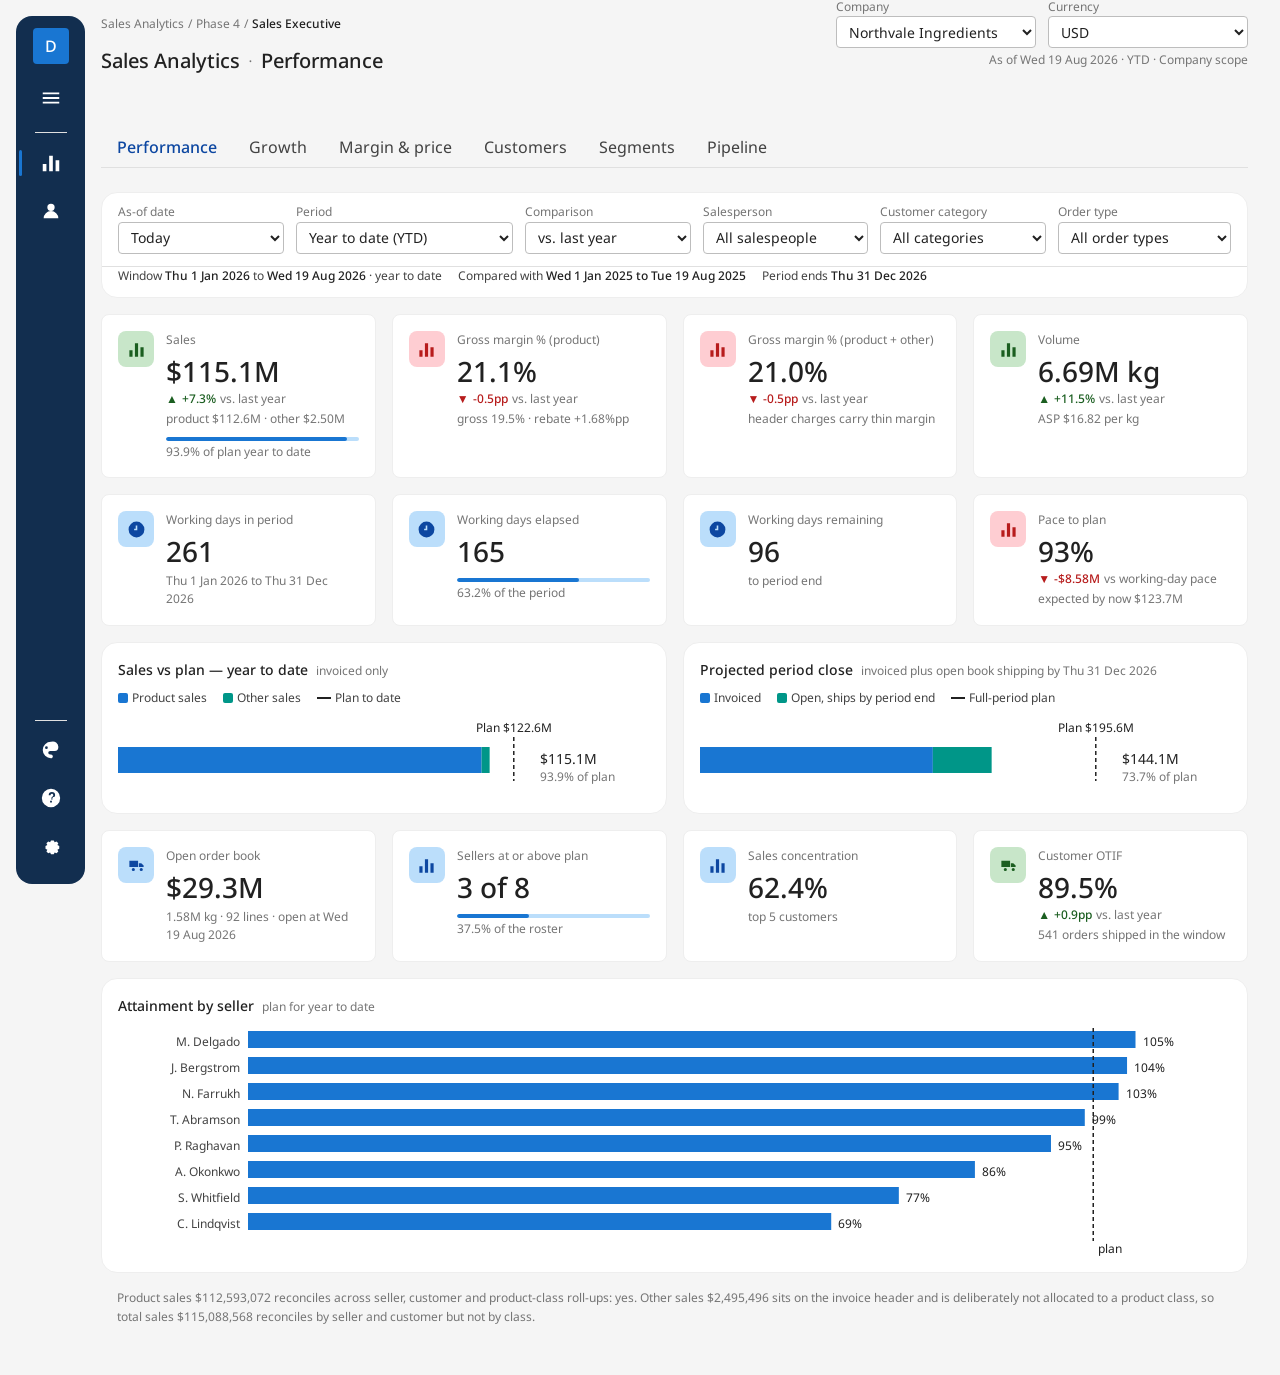
<file: index.html>
<!DOCTYPE html>
<html lang="en" data-mode="light">
<head>
<meta charset="utf-8">
<meta name="viewport" content="width=device-width, initial-scale=1">
<title>Sales Analytics — Datacor GDS · Phase 4</title>
<link rel="preconnect" href="https://fonts.googleapis.com">
<link rel="preconnect" href="https://fonts.gstatic.com" crossorigin>
<link href="https://fonts.googleapis.com/css2?family=Noto+Sans:wght@300;400;500&display=swap" rel="stylesheet">
<style>
/* ══════════════════════════════════════════════════════════════════════════
   DATACOR GLOBAL DESIGN SYSTEM v1.0.0 — semantic tokens, all three modes.
   Rule 1: consume semantic tokens only, never primitives, never raw hex.
   Rule 2: every fill is 100% opaque — washes use contrastHigh tokens.
   Rule 6: all spacing, radii and strokes bind to size/* variables.
   ══════════════════════════════════════════════════════════════════════════ */
:root{
  --space-0:0px;--space-1:4px;--space-2:8px;--space-3:12px;--space-4:16px;
  --space-5:20px;--space-6:24px;--space-8:32px;--space-10:40px;--space-12:48px;
  --radius-none:0px;--radius-sm:4px;--radius-md:8px;--radius-lg:16px;--radius-round:1000px;
  --stroke-thin:0.5px;--stroke-regular:1px;--stroke-thick:1.5px;
  --font-family:'Noto Sans',sans-serif;
  --fs-h2:28px;--fs-h4:20px;--fs-h6:16px;--fs-body-md:16px;--fs-body-sm:14px;--fs-body-xs:12px;
  --lh-h2:1.3;--lh-h4:1.35;--lh-h6:1.45;--lh-body-sm:1.55;--lh-body-xs:1.5;
  --w-light:300;--w-regular:400;--w-medium:500;
}
[data-mode="light"]{
  --surface-base:#FFFFFF;--surface-sunken:#F5F5F5;--surface-raised1:#FFFFFF;
  --surface-accent:#122E4F;--surface-accent-hover:#1F4F87;--surface-inverse:#212121;
  --neutral-high1:#EEEEEE;--primary-main:#1976D2;--primary-high1:#BBDEFB;
  --fb-success:#C8E6C9;--fb-warning:#FFE0B2;--fb-error:#FECDD2;
  --text-primary:#212121;--text-secondary:#424242;--text-tertiary:#757575;
  --text-inverse:#FFFFFF;--text-link:#1976D2;--text-on-primary:#FFFFFF;--text-on-accent:#FFFFFF;
  --text-c-primary:#0D47A1;--text-c-success:#1B5E20;--text-c-error:#B71C1C;--text-c-warning:#BF360C;
  --border-divider:#E0E0E0;--border-light:#EEEEEE;--border-medium:#BDBDBD;--border-focus:#1976D2;
  --cat-1:#1976D2;--cat-2:#009688;--cat-3:#8E24AA;--cat-4:#C2185B;
  --ord-1:#64B5F6;--ord-2:#2196F3;--ord-3:#1976D2;--ord-4:#0D47A1;
}
[data-mode="dark"]{
  --surface-base:#212121;--surface-sunken:#0F0F0F;--surface-raised1:#424242;
  --surface-accent:#1F4F87;--surface-accent-hover:#2867B1;--surface-inverse:#FFFFFF;
  --neutral-high1:#2E2E2E;--primary-main:#1976D2;--primary-high1:#1565C0;
  --fb-success:#388E3C;--fb-warning:#F57C00;--fb-error:#E53935;
  --text-primary:#FFFFFF;--text-secondary:#EEEEEE;--text-tertiary:#BDBDBD;
  --text-inverse:#212121;--text-link:#90CAF9;--text-on-primary:#FFFFFF;--text-on-accent:#FFFFFF;
  --text-c-primary:#90CAF9;--text-c-success:#E8F5E9;--text-c-error:#FEEBEE;--text-c-warning:#FFF3E0;
  --border-divider:#616161;--border-light:#424242;--border-medium:#616161;--border-focus:#90CAF9;
  --cat-1:#1976D2;--cat-2:#009688;--cat-3:#8E24AA;--cat-4:#C2185B;
  --ord-1:#1976D2;--ord-2:#42A5F5;--ord-3:#90CAF9;--ord-4:#E3F2FD;
}
[data-mode="blue"]{
  --surface-base:#1A4372;--surface-sunken:#15365D;--surface-raised1:#1F4F87;
  --surface-accent:#122E4F;--surface-accent-hover:#1F4F87;--surface-inverse:#E3F2FD;
  --neutral-high1:#15365D;--primary-main:#42A5F5;--primary-high1:#248DE3;
  --fb-success:#388E3C;--fb-warning:#F57C00;--fb-error:#F44336;
  --text-primary:#FFFFFF;--text-secondary:#CFD8DC;--text-tertiary:#B0BEC5;
  --text-inverse:#122E4F;--text-link:#81D4FA;--text-on-primary:#122E4F;--text-on-accent:#FFFFFF;
  --text-c-primary:#90CAF9;--text-c-success:#C8E6C9;--text-c-error:#FEEBEE;--text-c-warning:#FBE9E7;
  --border-divider:#2867B1;--border-light:#1F4F87;--border-medium:#2867B1;--border-focus:#42A5F5;
  --cat-1:#1976D2;--cat-2:#009688;--cat-3:#8E24AA;--cat-4:#C2185B;
  --ord-1:#2196F3;--ord-2:#64B5F6;--ord-3:#90CAF9;--ord-4:#E3F2FD;
}
*{box-sizing:border-box}
html,body{margin:0;min-height:100%}
body{font-family:var(--font-family);font-size:var(--fs-body-sm);font-weight:var(--w-regular);
 line-height:var(--lh-body-sm);color:var(--text-primary);background:var(--surface-sunken);
 -webkit-font-smoothing:antialiased}
/* ══ CORE LAYOUT: floating App Bar left, Content region right ══ */
.shell{display:flex;min-height:100vh;align-items:stretch}
.appbar-wrap{flex:0 0 85px;width:85px;padding:var(--space-4) 0 var(--space-4) var(--space-4);background:transparent}
.rail{width:69px;background:var(--surface-accent);border-radius:var(--radius-lg);
 display:flex;flex-direction:column;align-items:center;padding:var(--space-3) 0;
 position:sticky;top:var(--space-4);min-height:calc(100vh - var(--space-8))}
.rail-logo{width:36px;height:36px;border-radius:var(--radius-sm);background:var(--primary-main);
 color:var(--text-on-primary);display:grid;place-items:center;font-weight:var(--w-medium);
 font-size:var(--fs-body-md);margin-bottom:var(--space-3)}
.rail-btn{position:relative;width:44px;height:44px;border:0;background:transparent;
 color:var(--text-on-accent);display:grid;place-items:center;cursor:pointer;
 border-radius:var(--radius-sm);margin-bottom:var(--space-1)}
.rail-btn svg{width:22px;height:22px;fill:currentColor}
.rail-btn:hover{background:var(--surface-accent-hover)}
.rail-btn:focus-visible{outline:var(--stroke-thick) solid var(--border-focus);outline-offset:2px}
.rail-btn[aria-current="true"]::before{content:"";position:absolute;left:-10px;top:9px;width:3px;
 height:26px;border-radius:var(--radius-round);background:var(--primary-main)}
.rail-div{width:32px;height:var(--stroke-thin);background:var(--border-divider);margin:var(--space-2) 0}
.rail-sp{flex:1}
.content{flex:1;min-width:0;padding-right:var(--space-4)}
/* ══ HEADER: 128px, two 40px rows, transparent ══ */
.hdr{height:128px;padding:0 var(--space-4);background:transparent}
.hdr-row{height:40px;display:flex;align-items:center;gap:var(--space-3)}
.hdr-row.r1{padding-top:var(--space-2)}
.crumbs{font-size:var(--fs-body-xs);line-height:var(--lh-body-xs);color:var(--text-tertiary)}
.crumbs b{color:var(--text-primary);font-weight:var(--w-medium)}
.crumbs span{margin:0 var(--space-1)}
.sp{flex:1}
.fld{display:flex;flex-direction:column;gap:2px}
.fld label{font-size:var(--fs-body-xs);color:var(--text-tertiary);line-height:1.2}
.hdr-title{font-size:var(--fs-h4);line-height:var(--lh-h4);font-weight:var(--w-medium)}
.hdr-title i{font-style:normal;color:var(--text-tertiary);margin:0 var(--space-2);font-weight:var(--w-light)}
.hdr-asof{font-size:var(--fs-body-xs);color:var(--text-tertiary)}
select{font-family:var(--font-family);font-size:var(--fs-body-sm);color:var(--text-primary);
 background:var(--surface-base);border:var(--stroke-regular) solid var(--border-medium);
 border-radius:var(--radius-sm);padding:var(--space-1) var(--space-2);height:32px}
select:focus-visible{outline:var(--stroke-thick) solid var(--border-focus);outline-offset:1px}
.w200{width:200px}
/* ══ TABS: indicator 1.5px, 24px gap to content ══ */
.tabs{display:flex;border-bottom:var(--stroke-regular) solid var(--border-divider);margin:0 var(--space-4);
 overflow-x:auto;scrollbar-width:thin}
.tabs button{border:0;background:transparent;cursor:pointer;font-family:var(--font-family);
 font-size:var(--fs-body-md);line-height:var(--lh-h6);color:var(--text-secondary);
 padding:var(--space-2) var(--space-4);border-bottom:var(--stroke-thick) solid transparent;
 margin-bottom:calc(-1 * var(--stroke-regular));flex:0 0 auto;white-space:nowrap}
.tabs button[aria-current="true"]{color:var(--text-c-primary);border-bottom-color:var(--primary-main);
 font-weight:var(--w-medium)}
main{padding:var(--space-6) var(--space-4) var(--space-12)}
/* ══ CARDS ══ */
.grid{display:grid;gap:var(--space-4);margin-bottom:var(--space-4)}
.kpi{background:var(--surface-raised1);border:var(--stroke-regular) solid var(--border-light);
 border-radius:var(--radius-md);padding:var(--space-4);min-width:0;display:flex;gap:var(--space-3)}
.kpi-body{min-width:0;flex:1}
.kpi-badge{width:36px;height:36px;border-radius:var(--radius-md);flex:0 0 auto;display:grid;place-items:center}
.kpi-badge svg{width:19px;height:19px}
.kpi-l{font-size:var(--fs-body-xs);line-height:var(--lh-body-xs);color:var(--text-tertiary)}
.kpi-v{font-size:var(--fs-h2);line-height:var(--lh-h2);font-weight:var(--w-medium);
 font-variant-numeric:tabular-nums;margin:var(--space-1) 0 0}
.kpi-c{font-size:var(--fs-body-xs);display:flex;align-items:center;gap:var(--space-1);
 font-variant-numeric:tabular-nums;flex-wrap:wrap}
.kpi-c.up{color:var(--text-c-success)}.kpi-c.dn{color:var(--text-c-error)}.kpi-c.fl{color:var(--text-tertiary)}
.kpi-s{font-size:var(--fs-body-xs);color:var(--text-tertiary);margin-top:2px}
.prog{height:var(--space-1);background:var(--primary-high1);border-radius:var(--radius-round);
 overflow:hidden;margin-top:var(--space-2)}
.prog i{display:block;height:100%;background:var(--primary-main);border-radius:var(--radius-round)}
.card{background:var(--surface-base);border-radius:var(--radius-lg);
 border:var(--stroke-regular) solid var(--border-light);min-width:0;overflow:hidden;margin-bottom:var(--space-4)}
.grid .card{margin-bottom:0}
.card-hd{padding:var(--space-4) var(--space-4) var(--space-2);display:flex;align-items:baseline;
 gap:var(--space-2);flex-wrap:wrap}
.card-t{font-size:var(--fs-body-sm);font-weight:var(--w-medium)}
.card-s{font-size:var(--fs-body-xs);color:var(--text-tertiary)}
.card-bd{padding:0 var(--space-4) var(--space-4)}
.card-toolbar{display:flex;align-items:flex-end;gap:var(--space-3);flex-wrap:wrap;
 padding:var(--space-3) var(--space-4);border-bottom:var(--stroke-thin) solid var(--border-divider)}
.card-foot{padding:var(--space-2) var(--space-4);font-size:var(--fs-body-xs);color:var(--text-secondary);
 border-top:var(--stroke-thin) solid var(--border-divider)}
.legend{display:flex;gap:var(--space-4);flex-wrap:wrap;padding:0 var(--space-4) var(--space-2);
 font-size:var(--fs-body-xs);color:var(--text-secondary)}
.legend span{display:inline-flex;align-items:center;gap:var(--space-1)}
.sw{width:10px;height:10px;flex:0 0 auto;border-radius:2px}
.swl{width:14px;height:var(--stroke-thick);border-radius:0}
/* ══ CHIPS: radius/round, small 24px, default neutral/contrastHigh1 ══ */
.chip{display:inline-flex;align-items:center;height:24px;padding:0 var(--space-2);
 border-radius:var(--radius-round);font-size:var(--fs-body-xs);font-weight:var(--w-medium);
 background:var(--neutral-high1);color:var(--text-secondary);white-space:nowrap}
.chip.ok{background:var(--fb-success);color:var(--text-c-success)}
.chip.warn{background:var(--fb-warning);color:var(--text-c-warning)}
.chip.err{background:var(--fb-error);color:var(--text-c-error)}
.chip.pri{background:var(--primary-main);color:var(--text-on-primary)}
button.chip{border:0;cursor:pointer;font-family:var(--font-family)}
button.chip:focus-visible{outline:var(--stroke-thick) solid var(--border-focus);outline-offset:1px}

/* ══ TABLE: grey header, striped rows, pagination inside the card ══ */
table{width:100%;border-collapse:collapse;font-size:var(--fs-body-xs)}
th{text-align:left;font-weight:var(--w-medium);color:var(--text-secondary);background:var(--neutral-high1);
 padding:var(--space-2);border-bottom:var(--stroke-regular) solid var(--border-divider);white-space:nowrap}
th.n,td.n{text-align:right;font-variant-numeric:tabular-nums}
th.sorted{color:var(--text-primary)}
td{padding:var(--space-2);border-bottom:var(--stroke-thin) solid var(--border-divider)}
tbody tr:nth-child(even) td{background:var(--neutral-high1)}
tbody tr.clk{cursor:pointer}
tbody tr.clk td:first-child{color:var(--text-link)}
tbody tr.clk:hover td{background:var(--primary-high1)}
tbody tr.tot td{background:var(--neutral-high1);font-weight:var(--w-medium);
 border-top:var(--stroke-regular) solid var(--border-medium)}
.tw{overflow-x:auto}
/* ══ TOOLTIP: surface/inverse, 12px, radius/sm, 4px 8px, arrow required ══ */
#tip{position:fixed;pointer-events:none;opacity:0;transition:opacity .1s;
 background:var(--surface-inverse);color:var(--text-inverse);font-size:var(--fs-body-xs);
 line-height:var(--lh-body-xs);padding:var(--space-1) var(--space-2);border-radius:var(--radius-sm);
 max-width:300px;z-index:99;font-variant-numeric:tabular-nums}
#tip::after{content:"";position:absolute;left:var(--space-3);bottom:-5px;
 border-left:5px solid transparent;border-right:5px solid transparent;
 border-top:5px solid var(--surface-inverse)}
#tip.below::after{bottom:auto;top:-5px;border-top:0;border-bottom:5px solid var(--surface-inverse)}
svg.chart{display:block;overflow:visible}
.note{font-size:var(--fs-body-xs);color:var(--text-tertiary);padding:0 var(--space-4)}

/* ══ ADDED: patterns harvested from a production Datacor-customer analytics suite ══ */
.gauto{grid-template-columns:repeat(auto-fit,minmax(148px,1fr))}
.mini{display:flex;gap:var(--space-4);flex-wrap:wrap;padding:0 var(--space-4) var(--space-3);
 font-size:var(--fs-body-xs);color:var(--text-secondary)}
.mini b{font-weight:var(--w-medium);color:var(--text-primary);font-variant-numeric:tabular-nums}
.rule{font-size:var(--fs-body-xs);color:var(--text-tertiary);padding:0 var(--space-4) var(--space-3)}
.cslot{padding:var(--space-1) var(--space-4) var(--space-4);overflow-x:auto;min-width:0}
/* ══ FIVE GDS BREAKPOINTS: xs 0 · sm 600 · md 900 · lg 1200 · xl 1536 ══ */
.g4,.g3,.g2,.g1{grid-template-columns:1fr}
@media (min-width:600px){.g4,.g3{grid-template-columns:repeat(2,minmax(0,1fr))}}
@media (min-width:900px){.g3{grid-template-columns:repeat(3,minmax(0,1fr))}
 .g2{grid-template-columns:repeat(2,minmax(0,1fr))}}
@media (min-width:1200px){.g4{grid-template-columns:repeat(4,minmax(0,1fr))}}
@media (max-width:899px){.appbar-wrap{flex-basis:69px;width:69px;padding-left:var(--space-2)}
 .rail{width:53px}.rail-btn{width:38px;height:38px}
 .hdr{height:auto;padding-bottom:var(--space-2)}
 .hdr-row{height:auto;flex-wrap:wrap;padding:var(--space-1) 0}.w200{width:100%;min-width:150px}}
</style>
</head>
<body>
<div class="shell">
  <div class="appbar-wrap"><nav class="rail" id="rail" aria-label="Primary navigation"></nav></div>
  <div class="content">
    <div class="hdr">
      <div class="hdr-row r1">
        <div class="crumbs" id="crumbs"></div><div class="sp"></div>
        <div class="fld"><label for="fCo">Company</label><select id="fCo" class="w200"></select></div>
        <div class="fld"><label for="fCcy">Currency</label><select id="fCcy" class="w200"></select></div>
      </div>
      <div class="hdr-row">
        <div class="hdr-title" id="title"></div><div class="sp"></div>
        <div class="hdr-asof" id="asof"></div>
      </div>
    </div>
    <div class="tabs" id="tabs"></div>
    <main id="view"></main>
  </div>
</div>
<div id="tip" role="status" aria-live="polite"></div><script>
"use strict";
/* ═══════════════════════════════════════════════════════════════════════════
   PATTERNS BORROWED FROM A PRODUCTION DATACOR-CUSTOMER ANALYTICS SUITE
   ───────────────────────────────────────────────────────────────────────────
   Five mechanics observed working in the field are wired in here:

   1. A PERIOD parameter (Day · WTD · MTD · QTD · HTD · YTD · R1M · R3M · R6M
      · R12M) that re-scopes every measure on the sheet. Not one visual per
      period — one visual, one measure definition, one parameter.
   2. A COMPARISON parameter (vs. last year / vs. prior period of equal length).
   3. WORKING-DAY pacing — # working days, worked, remaining — because
      attainment paces on selling days, not calendar days.
   4. A MEASURE parameter, so one page answers ten questions.
   5. RFM + ABC + trend BANDING as configurable rules, which is what actually
      produces the customer-count metrics (acquired / active / loyal / repeat /
      high volume / at risk / lost).

   Also adopted from that suite's data model: sales split into PRODUCT SALES
   (invoice line) and OTHER SALES (miscellaneous charges, which sit on the
   invoice HEADER), giving two distinct gross-margin definitions; order-level
   CUSTOMER OTIF; and ASP / ATV.

   All of it requires a day-grain fact table, so the fact layer below is
   invoice-line-with-a-real-date rather than a monthly bucket.
   ═══════════════════════════════════════════════════════════════════════════ */

/* ─── 1. CALENDAR ─────────────────────────────────────────────────────────
   Day 0 = 1 Jan 2024, so every window — including a rolling-12-month window
   compared with the same window a year earlier — has real history behind it. */
const MON=["Jan","Feb","Mar","Apr","May","Jun","Jul","Aug","Sep","Oct","Nov","Dec"];
const WDN=["Sun","Mon","Tue","Wed","Thu","Fri","Sat"];
const DAY0=Date.UTC(2024,0,1), MS=86400000;
const dt=d=>new Date(DAY0+d*MS);
const di=(y,m,dd)=>Math.round((Date.UTC(y,m,dd)-DAY0)/MS);
const dim=(y,m)=>new Date(Date.UTC(y,m+1,0)).getUTCDate();
const mi=d=>{const x=dt(d);return (x.getUTCFullYear()-2024)*12+x.getUTCMonth();};
const mLbl=i=>MON[i%12]+" '"+String(2024+Math.floor(i/12)).slice(2);
const isWD=d=>{const w=dt(d).getUTCDay();return w>0&&w<6;};
const sow=d=>d-((dt(d).getUTCDay()+6)%7);          /* ISO week starts Monday */
const fmtDay=d=>{const x=dt(d);
  return WDN[x.getUTCDay()]+" "+x.getUTCDate()+" "+MON[x.getUTCMonth()]+" "+x.getUTCFullYear();};
const TODAY=di(2026,7,19);                          /* Wed 19 Aug 2026 */

/* ─── 2. DATA MODEL ───────────────────────────────────────────────────────
   Built upward from product-class economics so every total reconciles by
   construction: product sales == sum(sellers) == sum(customers) == sum(classes).
   Revenue = kg x price. Cost = revenue x (1 - grossMargin%).
   Rebate = revenue x rebate%.
   Other sales are header charges and are deliberately NOT allocated to a
   product class — that is why the class roll-up reconciles to product sales
   and not to total sales. ─────────────────────────────────────────────── */
/* name, $/kg, gross margin %, supplier rebate % of revenue */
const CLS=[
 ["Minerals",4.20,11.5,1.2],["Nutritional Supplements",9.80,14.0,0.9],
 ["Excipients",3.10,18.5,0.4],["Carotenoids",62.00,22.0,2.1],
 ["Vitamins",24.50,16.5,1.5],["Fibers",5.40,13.0,0.6],
 ["Sweeteners",7.90,12.0,0.8],["Acidulants",2.60,15.5,0.3],
 ["Flavors",38.00,26.0,1.8],["OTC Pharma",54.00,24.5,2.4],
 ["Premixes",16.20,19.0,1.1],["Phosphates",3.80,14.5,0.5],
 ["Aminos",28.00,21.0,1.6],["Industrial",1.90,9.5,0.2]];
const CLSN=CLS.map(c=>c[0]);
/* Maintained margin target — the ERP Customer Product / Price Book Margin %. */
const CLS_TGT=CLS.map(c=>c[2]-1.0);

const REPS=[
 {id:"r1",n:"A. Okonkwo",  team:"East",   co:"us",att:0.86},
 {id:"r2",n:"M. Delgado",  team:"East",   co:"us",att:1.05},
 {id:"r3",n:"S. Whitfield",team:"East",   co:"us",att:0.77},
 {id:"r4",n:"J. Bergstrom",team:"West",   co:"us",att:1.04},
 {id:"r5",n:"P. Raghavan", team:"West",   co:"us",att:0.95},
 {id:"r6",n:"C. Lindqvist",team:"West",   co:"us",att:0.69},
 {id:"r7",n:"T. Abramson", team:"Key",    co:"us",att:0.99},
 {id:"r8",n:"N. Farrukh",  team:"Key",    co:"us",att:1.03},
 {id:"k1",n:"H. Tremblay", team:"Central",co:"ca",att:1.04},
 {id:"k2",n:"D. Beauchamp",team:"Central",co:"ca",att:0.79},
 {id:"k3",n:"R. Ferland",  team:"West",   co:"ca",att:1.05},
 {id:"k4",n:"L. Gagnon",   team:"Quebec", co:"ca",att:0.92},
 {id:"k5",n:"M. Chevalier",team:"East",   co:"ca",att:1.07},
 {id:"k6",n:"S. Thibault", team:"West",   co:"ca",att:0.74},
 {id:"k7",n:"A. Rousseau", team:"Quebec", co:"ca",att:0.98}];

/* id, name, rep, customer category, cadence seed, annual kg, class count,
   first class index, credit limit, days-to-pay now, days-to-pay prior,
   first active month, last active month  (0 = Jan 2024, 31 = Aug 2026).
   Late starts and early stops are what make the acquired / at-risk / lost
   bands compute from the data instead of being asserted. */
const CUS=[
 ["c1","Ardent Nutrition",        "r7","National",  "steady", 2140000, 9, 0,2500000,38.1,34.6, 0,31],
 ["c2","Belmont Health Sciences", "r2","National",  "steady", 1180000, 7, 1,1500000,31.4,32.0, 0,31],
 ["c3","Cascadia Wellness",       "r4","Regional",  "erratic", 880000, 4, 0,1200000,61.7,44.2, 0,27],
 ["c4","Dunmore Pharma",          "r8","National",  "steady",  410000, 6, 3,1000000,27.9,28.4, 0,31],
 ["c5","Everline Labs",           "r1","Regional",  "normal",  690000, 5, 2, 800000,48.3,39.1, 0,31],
 ["c6","Fairmount Botanicals",    "r5","Regional",  "normal",  540000, 5, 4, 750000,33.0,33.8, 0,31],
 ["c7","Granby Supplements",      "r3","Regional",  "erratic", 620000, 3, 0, 600000,57.2,41.5, 0,29],
 ["c8","Halstead Nutraceutical",  "r2","Regional",  "normal",  470000, 4, 5, 500000,35.6,35.1, 0,31],
 ["c9","Ironwood Health",         "r6","Local",     "normal",  390000, 3, 1, 400000,29.8,30.9, 0,31],
 ["c10","Juniper Life Sciences",  "r5","Local",     "steady",  310000, 4, 8, 350000,26.2,27.7, 0,31],
 ["c11","Kestrel Formulations",   "r6","Local",     "erratic", 280000, 2, 0, 300000,72.4,50.3, 0,17],
 ["c12","Larkspur Nutrition",     "r1","Local",     "normal",  240000, 3, 6, 250000,32.8,31.4, 0,31],
 ["c13","Ardent Nutrition West",  "r4","National",  "steady", 1460000, 8, 1,1800000,36.4,35.9, 0,31],
 ["c14","Meadowbrook Ingredients","r3","Regional",  "normal",  520000, 5, 2, 650000,34.1,33.2,22,31],
 ["c15","Sable Peak Nutrition",   "r8","Regional",  "steady",  660000, 6, 4, 700000,30.5,31.2,21,31],
 ["d1","Meridian Health Foods",   "k1","National",  "steady",  590000, 6, 1, 700000,30.2,31.0, 0,31],
 ["d2","Nordique Nutraceutiques", "k2","Regional",  "erratic", 350000, 3, 0, 450000,59.4,43.8, 0,28],
 ["d3","Oakridge Life Sciences",  "k3","Local",     "normal",  220000, 4, 3, 300000,28.6,29.4, 0,31],
 ["d4","Prairie Botanical Works", "k4","Regional",  "steady",  480000, 5, 2, 600000,31.8,32.4, 0,31],
 ["d5","Quesnel Nutrition",       "k5","National",  "steady",  720000, 7, 0, 900000,29.1,30.2, 0,31],
 ["d6","Riviere Ingredients",     "k6","Regional",  "erratic", 300000, 3, 5, 400000,63.5,45.9, 0,16],
 ["d7","St. Laurent Nutraceutical","k7","Regional", "normal",  410000, 5, 1, 520000,35.2,34.6, 0,31],
 ["d8","Tillsonburg Health",      "k1","Local",     "normal",  260000, 4, 6, 330000,33.7,33.1, 0,31],
 ["d9","Verdun Life Sciences",    "k4","Local",     "steady",  190000, 3, 4, 250000,27.4,28.9, 0,31],
 ["d10","Wentworth Supplements",  "k6","Regional",  "normal",  340000, 4, 7, 450000,37.9,36.2,24,31]];
const CATS=["National","Regional","Local"];

/* deterministic pseudo-random, so figures never move between reloads */
const rnd=(a,b)=>{let x=(a*73856093)^(b*19349663);x=(x^(x>>>13))*1274126177;return ((x>>>0)%10000)/10000;};
const SEAS=[0.94,0.97,1.06,1.04,1.02,0.99,0.91,0.96,1.05,1.08,1.03,0.95];  /* by calendar month */
const grow=m=>1+m*0.0042;

/* ── 2a. Invoice lines, on real dates ──
   A customer x product class is ordered on a cadence, not every month. That
   cadence is what the ERP Customer Product reorder fields describe, and it is
   what makes recency, days-since-order and the reorder-decay flag real rather
   than asserted. */
const CUST=[], CMAP={}, LINES=[];
CUS.forEach((c,ci)=>{
  const [id,n,rep,cat,seed,kgScale,nc,off,lim,dtp,dtpP,fm,tm]=c;
  const cust={id,n,rep,cat,seed,lim,dtp,dtpP,
    co:(REPS.find(r=>r.id===rep)||{}).co,classes:[],
    othR:0.011+rnd(ci,301)*0.026,          /* freight, tariff and handling as % of product sales */
    lateP:0.018+rnd(ci,302)*0.075, shortP:0.008+rnd(ci,303)*0.035};
  const d0=di(2024,0,1)+Math.round((fm/12)*365), d1=Math.min(TODAY,di(2024,0,1)+Math.round(((tm+1)/12)*365)-1);
  cust.from=d0; cust.to=d1;
  let wsum=0; const w=[];
  for(let j=0;j<nc;j++){const x=0.35+rnd(ci,j)*1.4;w.push(x);wsum+=x;}
  for(let j=0;j<nc;j++){
    const cIdx=(off+j*3+(ci%2))%CLS.length;
    if(cust.classes.some(x=>x.ci===cIdx))continue;
    const annKg=kgScale*(w[j]/wsum);
    /* orders per year for this class: 2 to 14, the ERP Order Frequency field */
    const perYear=Math.max(6,Math.round(8+rnd(ci,j+50)*22));
    const iv=Math.round(365/perYear);
    /* Contract price is negotiated at customer x product and does not erode.
       The invoiced price wobbles around it and drifts below over time — that
       gap is PRICE LEAKAGE, a different mechanism from margin erosion, and the
       reason cost must be anchored to the contract price rather than to
       whatever was actually charged. */
    const cPrice=CLS[cIdx][1]*(0.92+rnd(ci,cIdx)*0.16);
    /* realised-to-contract discipline for this customer x class: 0.955 to
       1.030, so the book contains genuine leakage, genuine adherence, and a
       little spot premium rather than one uniform drift */
    const pFac=0.958+rnd(ci,cIdx+700)*0.079;
    const cl={ci:cIdx,annKg,perYear,ivNom:iv,cPrice,days:[]};
    /* an erratic account stretches its interval late in life, which is how a
       decaying account actually looks before it stops */
    const drift=seed==="erratic"?1:seed==="normal"?1:1;
    let k=0;
    for(let d=d0+Math.round(rnd(ci,j+70)*iv); d<=d1; ){
      const m=mi(d);
      const kg=annKg/perYear*SEAS[m%12]*grow(m)*(0.80+rnd(ci*37+j,k)*0.40);
      const price=cPrice*pFac*(1+(rnd(ci*29+j,k+400)-0.5)*0.028-m*0.0004);
      const rev=kg*price, cRev=kg*cPrice;
      LINES.push({cust:id,rep,co:cust.co,cat,ci:cIdx,d,m,kg,rev,cRev,
        cost:cRev*(1-CLS[cIdx][2]/100), reb:rev*CLS[cIdx][3]/100});
      cl.days.push(d);
      const stretch=seed==="erratic"?(1+Math.max(0,(d-d0)/(d1-d0||1))*0.55):1;
      d+=Math.max(6,Math.round(iv*drift*stretch*(0.78+rnd(ci*41+j,k)*0.46)));
      k++;
    }
    if(cl.days.length){cust.classes.push(cl);}
  }
  cust.classes.forEach(cl=>{
    cl.firstDay=cl.days[0]; cl.lastDay=cl.days[cl.days.length-1];
    cl.interval=cl.days.length>1?Math.round((cl.lastDay-cl.firstDay)/(cl.days.length-1)):cl.ivNom;
  });
  CUST.push(cust); CMAP[id]=cust;
});

/* ── 2b. Invoice headers ──
   Lines invoiced on the same day for the same customer form one invoice.
   Miscellaneous charges live HERE, on the header, not on the line — which is
   exactly why "gross margin % (product)" and "gross margin % (product + other
   sales)" are two different numbers. */
const INV=[]; {
  const k={};
  LINES.forEach(l=>{const key=l.cust+"|"+l.d; let v=k[key];
    if(!v){v=k[key]={cust:l.cust,rep:l.rep,co:l.co,cat:l.cat,d:l.d,m:l.m,
      rev:0,cRev:0,kg:0,cost:0,reb:0,lines:0};k[key]=v;INV.push(v);}
    v.rev+=l.rev;v.cRev+=l.cRev;v.kg+=l.kg;v.cost+=l.cost;v.reb+=l.reb;v.lines++;});
  INV.sort((a,b)=>a.cust<b.cust?-1:a.cust>b.cust?1:a.d-b.d);
  let oid=0,prev=null;
  INV.forEach((v,i)=>{
    const c=CMAP[v.cust];
    v.oth=v.rev*c.othR; v.othCost=v.oth*0.86;      /* accessorials carry thin margin */
    v.late=rnd(i,401)<c.lateP; v.short=rnd(i,402)<c.shortP;
    v.otif=!v.late&&!v.short;
    /* a shipment released in two tranches is one order, two invoices */
    if(prev&&prev.cust===v.cust&&v.d-prev.d<=6&&rnd(i,403)<0.30)v.ord=prev.ord; else v.ord=++oid;
    prev=v;});
}

/* ── 2b-ii. Credit limits ──
   A limit only means something relative to the balance the account actually
   runs, so derive it from trailing-365 sales at the customer's own days-to-pay
   and vary the headroom factor. Hardcoded limits drift out of scale the moment
   the revenue model changes. */
CUST.forEach((c,ci)=>{
  const t=INV.reduce((s,v)=>v.cust===c.id&&v.d>TODAY-365&&v.d<=TODAY?s+v.rev+v.oth:s,0);
  const bal=t/365*c.dtp;
  c.lim=Math.max(100000,Math.round(bal*(0.84+rnd(ci,501)*1.55)/50000)*50000);
});

/* ── 2c. Open order book, point in time ──
   An order is open between the day it is placed and the day it ships, so the
   book is correct at any as-of date rather than only at "today". */
const OPEN=[];
CUST.forEach((c,ci)=>c.classes.forEach((cl,j)=>{
  for(let d=c.from+Math.round(rnd(ci,j+120)*40); d<=TODAY+40; d+=24+Math.round(rnd(ci*53+j,d%97)*46)){
    const kg=cl.annKg/9*(0.55+rnd(ci*59+j,d%89)*0.9);
    const price=CLS[cl.ci][1]*(0.94+rnd(ci,cl.ci)*0.13);
    /* a blanket order is scheduled out much further than a discrete one, which
       is why the two must stay separable — pooling them distorts the age
       profile as well as the value of the book */
    const bl=rnd(ci*17+j,d%79)<0.38;
    const lead=bl?34+Math.round(rnd(ci*61+j,d%83)*146):7+Math.round(rnd(ci*67+j,d%83)*46);
    OPEN.push({cust:c.id,rep:c.rep,co:c.co,cat:c.cat,ci:cl.ci,kg,rev:kg*price,
      orderDay:d, shipDay:d+lead, blanket:bl});
  }
}));

/* ── 2d. CRM pipeline and quotes, point in time ──
   In the DW mapping a CRM opportunity IS the quote header, so both live on the
   same object and are read at two grains: an opportunity has a stage and an
   expected close; a quote has a decision date and an outcome. */
const STAGE=["Qualified","Sampling","Trial order","Contract","Committed"];
const PIPE=[],QUOTE=[];
REPS.forEach((r,ri)=>{
  /* An opportunity and a quote both belong to an account and name a product
     class, because the DW model makes the CRM opportunity the quote header and
     Opportunity Product the quote line. Without the account link there is no
     win/loss by segment, and without the product there is none by product. */
  const book=CUST.filter(c=>c.rep===r.id);
  if(!book.length)return;
  const pick=(i,salt)=>{const c=book[Math.floor(rnd(ri*7+salt,i)*book.length)%book.length];
    const cl=c.classes[Math.floor(rnd(ri*11+salt,i)*c.classes.length)%c.classes.length];
    return [c,cl?cl.ci:0];};
  for(let i=0;i<30;i++){
    const createDay=Math.round(rnd(ri,i)*(TODAY+20));
    const life=70+Math.round(rnd(ri,i+30)*300);
    const [c,ci]=pick(i,1);
    PIPE.push({rep:r.id,co:r.co,cust:c.id,cat:c.cat,ci,amt:180000+rnd(ri,i+90)*2400000,
      createDay,closeDay:createDay+life,life,tgt:Math.floor(rnd(ri,i+60)*5)});
  }
  for(let i=0;i<46;i++){
    const createDay=Math.round(rnd(ri,i+200)*(TODAY+10));
    const [c,ci]=pick(i,2);
    QUOTE.push({rep:r.id,co:r.co,cust:c.id,cat:c.cat,ci,amt:40000+rnd(ri,i+230)*640000,createDay,
      decideDay:createDay+16+Math.round(rnd(ri,i+260)*100),
      won:rnd(ri,i+290)<(0.20+r.att*0.16)});
  }
});

/* ─── 3. PERIOD, COMPARISON AND AS-OF ─────────────────────────────────────
   Three separate parameters, deliberately. The as-of date anchors the view;
   the period decides how far back from that anchor every measure reaches; the
   comparison decides what it is measured against. ─────────────────────────*/
const RELDATE=[
 ["today","Today"],["yesterday","Yesterday"],["lastworkday","Last workday"],
 ["lastweek","Last week"],["lastmonth","Last month"],["lastquarter","Last quarter"],
 ["lasthalf","Last half"],["lastyear","Last year"]];
function anchorOf(k){
  const x=dt(TODAY), y=x.getUTCFullYear(), m=x.getUTCMonth();
  switch(k){
    case "yesterday":  return TODAY-1;
    case "lastworkday":{let d=TODAY-1;while(!isWD(d))d--;return d;}
    case "lastweek":   return sow(TODAY)-1;
    case "lastmonth":  return di(y,m,1)-1;
    case "lastquarter":return di(y,Math.floor(m/3)*3,1)-1;
    case "lasthalf":   return di(y,m<6?0:6,1)-1;
    case "lastyear":   return di(y,0,1)-1;
    default:           return TODAY;
  }
}
/* value, short badge, and the label the Dropdown control shows. HTD has no
   native QuickSight granularity (TimeGranularity stops at QUARTER) and is
   therefore period arithmetic in a calculated field, not a relative-date
   control — same for every rolling option. */
const PERIODS=[["day","Day","Day"],["wtd","WTD","Week to date (WTD)"],
 ["mtd","MTD","Month to date (MTD)"],["qtd","QTD","Quarter to date (QTD)"],
 ["htd","HTD","Half to date (HTD)"],["ytd","YTD","Year to date (YTD)"],
 ["r1m","R1M","Rolling 1 month (R1M)"],["r3m","R3M","Rolling 3 months (R3M)"],
 ["r6m","R6M","Rolling 6 months (R6M)"],["r12m","R12M","Rolling 12 months (R12M)"]];
const PLABEL={day:"the day",wtd:"week to date",mtd:"month to date",qtd:"quarter to date",
 htd:"half to date",ytd:"year to date",r1m:"rolling 1 month",r3m:"rolling 3 months",
 r6m:"rolling 6 months",r12m:"rolling 12 months"};
const TODATE=["day","wtd","mtd","qtd","htd","ytd"];
const isToDate=p=>TODATE.indexOf(p)>=0;
function backMonths(b,n){
  const x=dt(b), y=x.getUTCFullYear(), m=x.getUTCMonth(), dd=x.getUTCDate();
  const ty=y+Math.floor((m-n)/12), tm=((m-n)%12+12)%12;
  return di(ty,tm,Math.min(dd,dim(ty,tm)))+1;
}
function win(p,b){
  const x=dt(b), y=x.getUTCFullYear(), m=x.getUTCMonth();
  switch(p){
    case "day": return [b,b];
    case "wtd": return [sow(b),b];
    case "mtd": return [di(y,m,1),b];
    case "qtd": return [di(y,Math.floor(m/3)*3,1),b];
    case "htd": return [di(y,m<6?0:6,1),b];
    case "ytd": return [di(y,0,1),b];
    case "r1m": return [backMonths(b,1),b];
    case "r3m": return [backMonths(b,3),b];
    case "r6m": return [backMonths(b,6),b];
    default:    return [backMonths(b,12),b];
  }
}
function pEnd(p,b){
  const x=dt(b), y=x.getUTCFullYear(), m=x.getUTCMonth();
  switch(p){
    case "day": return b;
    case "wtd": return sow(b)+6;
    case "mtd": return di(y,m,dim(y,m));
    case "qtd":{const q=Math.floor(m/3)*3+2;return di(y,q,dim(y,q));}
    case "htd":{const hh=m<6?5:11;return di(y,hh,dim(y,hh));}
    case "ytd": return di(y,11,31);
    default:    return b;
  }
}
const CMPS=[["ly","vs. last year"],["lp","vs. prior period"]];
function cmpWin(p,b,mode){
  if(mode==="ly"){
    const x=dt(b), y=x.getUTCFullYear()-1, m=x.getUTCMonth();
    return win(p,di(y,m,Math.min(x.getUTCDate(),dim(y,m))));
  }
  const [a,z]=win(p,b), len=z-a+1;
  return [a-len,a-1];
}
/* Plan density: seasonal, per day, normalised so a full calendar year sums to
   exactly one annual quota. That makes plan work for any window — to-date or
   rolling — without a second plan table. */
const SEASN=SEAS.reduce((a,b)=>a+b,0)/12;
const planDay=d=>{const x=dt(d);
  return SEAS[x.getUTCMonth()]/(12*dim(x.getUTCFullYear(),x.getUTCMonth()))/SEASN;};
const planWin=(a,b)=>{let s=0;for(let d=a;d<=b;d++)s+=planDay(d);return s;};
const wdCount=(a,b)=>{let n=0;for(let d=a;d<=b;d++)if(isWD(d))n++;return n;};

/* quota, set so year-to-date attainment at today lands on the intended spread */
{const a=di(2026,0,1), share=planWin(a,TODAY);
 REPS.forEach(r=>{
   const s=new Set(CUST.filter(c=>c.rep===r.id).map(c=>c.id));
   const rev=INV.reduce((t,v)=>s.has(v.cust)&&v.d>=a&&v.d<=TODAY?t+v.rev+v.oth:t,0);
   r.quota=rev/(r.att*share||1);});}

const COMPANIES={"Northvale Ingredients":{co:"us",ccy:"USD"},"Northvale Canada ULC":{co:"ca",ccy:"CAD"}};
const FX={USD:1,CAD:1.37}, SYM={USD:"$",CAD:"C$"};
const MODES=["light","dark","blue"];
const S={sheet:0,tab:0,co:"Northvale Ingredients",ccy:"USD",asof:"today",
  period:"ytd",cmp:"ly",rep:"all",cat:"all",so:"all",cust:"c1",meas:"sales",from:0,mode:"light"};

const nf=new Intl.NumberFormat("en-US");
const fx=v=>v*FX[S.ccy], sy=()=>SYM[S.ccy];
const M=v=>{const x=fx(v),a=Math.abs(x);return (x<0?"-":"")+sy()+(a>=1e6?(a/1e6).toFixed(a>=1e7?1:2)+"M":a>=1e3?(a/1e3).toFixed(0)+"K":a.toFixed(0));};
const M0=v=>sy()+nf.format(Math.round(fx(v)));
const KG=v=>(Math.abs(v)>=1e6?(v/1e6).toFixed(2)+"M":Math.abs(v)>=1e3?(v/1e3).toFixed(0)+"K":v.toFixed(0))+" kg";
const P=(v,d=1)=>(isFinite(v)?v.toFixed(d):"0.0")+"%";
const SP=(v,d=1)=>{if(!isFinite(v))return "0.0";const r=+v.toFixed(d);return (r>0?"+":r===0?"":"")+r.toFixed(d);};
const PKG=v=>sy()+fx(v).toFixed(2);
const N=v=>nf.format(Math.round(v));
const ANCH=()=>anchorOf(S.asof);
const coK=()=>COMPANIES[S.co].co;
const catOK=c=>S.cat==="all"||c.cat===S.cat;
const custList=()=>CUST.filter(c=>c.co===coK()&&(S.rep==="all"||c.rep===S.rep)&&catOK(c));
const custIdSet=()=>{const s={};custList().forEach(c=>s[c.id]=1);return s;};
const repList=()=>REPS.filter(r=>r.co===coK());
const repScope=()=>S.rep==="all"?repList():repList().filter(r=>r.id===S.rep);

/* ─── 4. MEASURES ─────────────────────────────────────────────────────────
   One bundle per window. Every KPI on every sheet reads from a bundle, so a
   change of period or comparison moves everything at once. ────────────────*/
function bundle(invs,a,b){
  let rev=0,cRev=0,oth=0,cost=0,othCost=0,reb=0,kg=0,tx=0,lines=0;
  const ord={},cus={};
  for(let i=0;i<invs.length;i++){const v=invs[i];
    if(v.d<a||v.d>b)continue;
    rev+=v.rev;cRev+=v.cRev;oth+=v.oth;cost+=v.cost;othCost+=v.othCost;reb+=v.reb;kg+=v.kg;
    tx++;lines+=v.lines;cus[v.cust]=1;
    const o=ord[v.ord]; if(o===undefined)ord[v.ord]=v.otif; else ord[v.ord]=o&&v.otif;}
  const keys=Object.keys(ord); let ok=0;
  keys.forEach(k=>{if(ord[k])ok++;});
  const tot=rev+oth;
  return {rev,cRev,oth,cost,othCost,reb,kg,tx,lines,tot,orders:keys.length,
    leak:cRev-rev, priceIdx:cRev?rev/cRev*100:0, cAsp:kg?cRev/kg:0,
    mgnP:rev?(rev-cost+reb)/rev*100:0,
    mgnPg:rev?(rev-cost)/rev*100:0,
    mgnT:tot?(tot-cost-othCost+reb)/tot*100:0,
    mgn$:rev-cost+reb,
    asp:kg?rev/kg:0, atv:tx?tot/tx:0,
    otif:keys.length?ok/keys.length*100:0,
    cust:Object.keys(cus).length};
}
/* the measure parameter */
const MEAS=[
 ["sales","Sales",         b=>b.tot,  M,   "Product plus other sales"],
 ["prod","Product sales",  b=>b.rev,  M,   "Invoice line only"],
 ["qty","Sales qty",       b=>b.kg,   KG,  "Mass, converted to kg"],
 ["gm","GM % (product)",   b=>b.mgnP, v=>P(v), "Net of supplier rebate"],
 ["gmt","GM % (prod+other)",b=>b.mgnT,v=>P(v), "Includes header charges"],
 ["tx","# Transactions",   b=>b.tx,   N,   "Invoice count"],
 ["cust","# Customers",    b=>b.cust, N,   "Distinct customers invoiced"],
 ["asp","ASP per kg",      b=>b.asp,  PKG, "Product sales / volume"],
 ["atv","ATV",             b=>b.atv,  M,   "Total sales / transaction"],
 ["otif","Customer OTIF",  b=>b.otif, v=>P(v), "Orders on time and in full"],
 ["pidx","Price vs contract",b=>b.priceIdx,v=>P(v,1),"Invoiced price as % of contract price"],
 ["leak","Price leakage",   b=>b.leak,  M,   "Contract value not invoiced"]];
const measOf=k=>MEAS.find(m=>m[0]===k)||MEAS[0];

/* ─── 5. BANDING RULES ────────────────────────────────────────────────────
   Recency, frequency, monetary, ABC, relationship length and trend, each a
   source column banded into a target column. Thresholds are shown on the
   sheet because in the real product they are customer-configurable. ───────*/
const RECB=[[30,"0–30 d"],[60,"31–60 d"],[90,"61–90 d"],[180,"91–180 d"],[365,"181–365 d"],[1e9,"365+ d"]];
const FRQB=[[0,"none"],[12,"1–12"],[36,"13–36"],[72,"37–72"],[120,"73–120"],[1e9,"121+"]];
const RELB=[[180,"< 6 mo"],[365,"6–12 mo"],[547,"12–18 mo"],[1e9,"18 mo +"]];
const band=(v,t)=>{for(const [x,l] of t)if(v<=x)return l;return t[t.length-1][1];};
function segments(){
  /* The trend rule compares the trailing three months with the SAME three
     months a year earlier. Comparing with the immediately prior three months
     reads seasonality as decline — with this seasonal curve it would mark most
     of the book "Down" every August. */
  const b=G.b, y1=[b-364,b], p3=[b-89,b], q3=[b-89-365,b-365];
  const list=custList(), out=[];
  list.forEach(c=>{
    const iv=INV.filter(v=>v.cust===c.id&&v.d<=b);
    if(!iv.length){out.push({c,none:1});return;}
    const last=iv[iv.length-1].d, first=iv[0].d;
    const in12=iv.filter(v=>v.d>=y1[0]);
    const mon=in12.reduce((s,v)=>s+v.rev+v.oth,0);
    const r3=iv.filter(v=>v.d>=p3[0]&&v.d<=p3[1]).reduce((s,v)=>s+v.rev+v.oth,0);
    const r3p=iv.filter(v=>v.d>=q3[0]&&v.d<=q3[1]).reduce((s,v)=>s+v.rev+v.oth,0);
    const tr=r3p?(r3/r3p-1)*100:(r3?100:null);
    out.push({c,rec:b-last,freq:in12.length,mon,rel:b-first,
      trend:tr==null?"—":tr>5?"Up":tr<-5?"Down":"Flat",trPct:tr,
      recB:band(b-last,RECB),freqB:band(in12.length,FRQB),relB:band(b-first,RELB)});
  });
  /* ABC by cumulative share of trailing-12-month sales: A to 80%, B to 95% */
  const live=out.filter(o=>!o.none).sort((x,y)=>y.mon-x.mon);
  const tot=live.reduce((s,o)=>s+o.mon,0)||1; let cum=0;
  live.forEach(o=>{cum+=o.mon;const sh=cum/tot*100;o.abc=sh<=80?"A":sh<=95?"B":"C";o.share=o.mon/tot*100;});
  out.filter(o=>o.none).forEach(o=>{o.abc="—";o.mon=0;o.share=0;o.rec=9999;o.freq=0;o.rel=0;
    o.trend="—";o.recB="365+ d";o.freqB="1";o.relB="< 6 mo";});
  /* the seven status bands. They overlap on purpose — these are bands, not a
     partition, and a customer can be active, repeat, loyal and high volume. */
  out.forEach(o=>{
    o.acquired = o.rel<=365 && o.freq>0;
    o.active   = o.rec<=90;
    o.repeat   = o.freq>=2;
    o.loyal    = o.rel>=540 && o.freq>=8 && o.rec<=90;
    o.high     = o.abc==="A";
    o.lost     = o.rec>365;
    o.atRisk   = (!o.lost && o.rec>90) || (o.active && o.trend==="Down" && o.rec>45);
    o.status   = o.lost?"Lost":o.atRisk?"At risk":o.acquired?"Acquired":o.loyal?"Loyal":o.active?"Active":"Dormant";
  });
  return out;
}

/* ─── 6. AGGREGATE ────────────────────────────────────────────────────────*/
let G={};
function agg(){
  const b=ANCH(), w=win(S.period,b), cw=cmpWin(S.period,b,S.cmp), pe=pEnd(S.period,b);
  G.b=b; G.a=w[0]; G.z=w[1]; G.ca=cw[0]; G.cz=cw[1]; G.pe=pe;
  G.cmpOK=cw[0]>=0;                       /* no fabricated comparison */
  const ids=custIdSet();
  const IV=INV.filter(v=>ids[v.cust]);
  const LN=LINES.filter(l=>ids[l.cust]);
  G.cur=bundle(IV,G.a,G.z);
  G.prv=G.cmpOK?bundle(IV,G.ca,G.cz):null;
  const d=(f)=>{if(!G.prv)return null;const x=f(G.cur),y=f(G.prv);return {x,y,abs:x-y,pct:y?(x/y-1)*100:null};};
  G.d=d;

  /* plan and pace */
  const R=repScope();
  G.quota=R.reduce((s,r)=>s+r.quota,0);
  G.plan=G.quota*planWin(G.a,G.z);
  G.planFull=G.quota*planWin(G.a,pe);
  G.wdTotal=wdCount(G.a,pe); G.wdDone=wdCount(G.a,G.z); G.wdLeft=Math.max(0,G.wdTotal-G.wdDone);
  G.paceExp=G.wdTotal?G.planFull*G.wdDone/G.wdTotal:0;
  G.pace=G.paceExp?G.cur.tot/G.paceExp*100:null;

  /* open book, point in time at the as-of date */
  const O=OPEN.filter(o=>ids[o.cust]&&o.orderDay<=b&&o.shipDay>b
    &&(S.so==="all"||(S.so==="blanket")===o.blanket));
  G.open=O.reduce((s,o)=>s+o.rev,0); G.openKg=O.reduce((s,o)=>s+o.kg,0); G.openLn=O.length;
  G.openByPeriodEnd=isToDate(S.period)?O.filter(o=>o.shipDay<=pe).reduce((s,o)=>s+o.rev,0):null;
  G.ship7=O.filter(o=>o.shipDay-b<=7).sort((x,y)=>x.shipDay-y.shipDay);
  G.openAge=[["0–14 days",0],["15–30 days",0],["31–60 days",0],["61–90 days",0],["90+ days",0]];
  O.forEach(o=>{const ag=b-o.orderDay;const i=ag<15?0:ag<31?1:ag<61?2:ag<91?3:4;G.openAge[i][1]+=o.rev;});

  /* per seller — same window, same arithmetic, so rows sum to the header */
  G.reps=R.map(r=>{
    const s={};CUST.forEach(c=>{if(c.rep===r.id&&catOK(c)&&c.co===coK())s[c.id]=1;});
    const iv=INV.filter(v=>s[v.cust]);
    const cur=bundle(iv,G.a,G.z), prv=G.cmpOK?bundle(iv,G.ca,G.cz):null;
    const plan=r.quota*planWin(G.a,G.z);
    const pp=PIPE.filter(p=>p.rep===r.id&&p.createDay<=b&&p.closeDay>b).reduce((t,p)=>t+p.amt,0);
    const q=QUOTE.filter(x=>x.rep===r.id&&x.decideDay>=G.a&&x.decideDay<=G.z);
    const flag=CUST.filter(c=>c.rep===r.id&&catOK(c)&&c.co===coK()).reduce((t,c)=>
      t+c.classes.filter(cl=>{const ld=lastOn(cl,b);return ld>=0&&(b-ld)-cl.interval>cl.interval*0.5;}).length,0);
    return {...r,cur,prv,plan,rev:cur.rev,tot:cur.tot,mgn:cur.mgnP,otif:cur.otif,
      att:plan?cur.tot/plan*100:0,cov:plan-cur.tot>0?pp/(plan-cur.tot):99,pipe:pp,
      qc:q.length?q.filter(x=>x.won).length/q.length*100:0,qn:q.length,flag};
  });
  G.repsAt=G.reps.filter(r=>r.att>=100).length; G.repsN=G.reps.length;

  /* company margin, ignoring the seller filter, for the peer comparison */
  const CO=INV.filter(v=>v.co===coK());
  G.coB=bundle(CO,G.a,G.z);

  /* by product class (product sales only) and by customer */
  const byC={},byK={},byKo={};
  const byKc={},byCat={};
  LN.forEach(l=>{if(l.d<G.a||l.d>G.z)return;
    const o=byC[l.ci]||(byC[l.ci]={rev:0,cRev:0,cost:0,reb:0,kg:0});
    o.rev+=l.rev;o.cRev+=l.cRev;o.cost+=l.cost;o.reb+=l.reb;o.kg+=l.kg;
    byKc[l.cust]=(byKc[l.cust]||0)+l.cRev;
    const q=byCat[l.cat]||(byCat[l.cat]={rev:0,cRev:0,kg:0});
    q.rev+=l.rev;q.cRev+=l.cRev;q.kg+=l.kg;});
  IV.forEach(v=>{if(v.d<G.a||v.d>G.z)return;
    byK[v.cust]=(byK[v.cust]||0)+v.rev; byKo[v.cust]=(byKo[v.cust]||0)+v.oth;});
  G.clsRows=Object.keys(byC).map(k=>({k:+k,n:CLSN[k],...byC[k],
    mgn:byC[k].rev?(byC[k].rev-byC[k].cost+byC[k].reb)/byC[k].rev*100:0,
    ppk:byC[k].kg?byC[k].rev/byC[k].kg:0,cppk:byC[k].kg?byC[k].cRev/byC[k].kg:0,
    pidx:byC[k].cRev?byC[k].rev/byC[k].cRev*100:0, leak:byC[k].cRev-byC[k].rev,
    tgt:CLS_TGT[k]})).sort((x,y)=>y.rev-x.rev);
  G.byCat=CATS.filter(c=>byCat[c]).map(c=>({cat:c,...byCat[c],
    pidx:byCat[c].cRev?byCat[c].rev/byCat[c].cRev*100:0})).sort((x,y)=>y.rev-x.rev);
  G.byClass=G.clsRows.map(r=>[r.n,r.rev]);
  const tRev=G.clsRows.reduce((s,r)=>s+r.rev,0)||1;
  G.mgnTarget=G.clsRows.reduce((s,r)=>s+r.rev*r.tgt,0)/tRev;
  G.byCust=custList().map(c=>({...c,rev:byK[c.id]||0,oth:byKo[c.id]||0,cRev:byKc[c.id]||0,
    pidx:byKc[c.id]?(byK[c.id]||0)/byKc[c.id]*100:null,
    leak:(byKc[c.id]||0)-(byK[c.id]||0)})).sort((x,y)=>y.rev-x.rev);
  const ct=G.byCust.reduce((s,c)=>s+c.rev,0)||1;
  G.topN=Math.min(5,G.byCust.filter(c=>c.rev>0).length);
  G.top5=G.byCust.slice(0,G.topN).reduce((s,c)=>s+c.rev,0)/ct*100;

  /* A/R is a balance: derive it at the as-of date from trailing-365 sales */
  G.ar={};
  CUST.filter(c=>c.co===coK()).forEach(c=>{
    const t=INV.reduce((s,v)=>v.cust===c.id&&v.d>b-365&&v.d<=b?s+v.rev+v.oth:s,0);
    const dtp=c.dtpP+(c.dtp-c.dtpP)*Math.max(0,1-(TODAY-b)/240);
    const bal=t/365*dtp;
    /* DSO = A/R balance / trailing-365 sales x 365, at the as-of date. */
    const pt=INV.reduce((s2,v)=>v.cust===c.id&&v.d>b-455&&v.d<=b-90?s2+v.rev+v.oth:s2,0);
    const pbal=pt/365*c.dtpP;
    G.ar[c.id]={bal,dtp,past:dtp>45?bal*(0.16+(dtp-45)/300):0,t12:t,
      dso:t?bal/t*365:0, dsoPrior:pt?pbal/pt*365:0};
  });

  /* reorder decay — the ERP cadence mechanism, distinct from the RFM band */
  G.decay=[];
  custList().forEach(c=>c.classes.forEach(cl=>{
    const ld=lastOn(cl,b); if(ld<0)return;
    const since=b-ld, over=since-cl.interval;
    if(over>cl.interval*0.5)G.decay.push({c,cl,since,over:Math.round(over)});}));
  G.decay.sort((x,y)=>y.over-x.over);
  G.decayCust=[]; {const seen={};G.decay.forEach(o=>{if(!seen[o.c.id]){seen[o.c.id]=1;G.decayCust.push(o.c);}});}
  G.decayRev=G.decayCust.reduce((s,c)=>s+(byK[c.id]||0)+(byKo[c.id]||0),0);

  /* trend, last 24 months up to the as-of month, product margin and ASP */
  G.trend=[]; const m1=mi(b), m0=Math.max(0,m1-23);
  for(let m=m0;m<=m1;m++){
    const mset=IV.filter(v=>v.m===m&&v.d<=b);
    if(!mset.length)continue;
    const bb=bundle(mset,-1e9,1e9);
    G.trend.push({m,label:mLbl(m),mgn:bb.mgnP,mgnT:bb.mgnT,asp:bb.asp,tot:bb.tot});
  }

  /* pipeline and quotes at the as-of date; conversion within the window */
  const PP=PIPE.filter(p=>ids[p.cust]&&p.createDay<=b&&p.closeDay>b)
    .map(p=>({...p,age:b-p.createDay,
      stage:Math.max(0,Math.min(p.tgt,Math.floor((b-p.createDay)/p.life*5)))}));
  G.pipeStage=STAGE.map((s,i)=>{const g=PP.filter(p=>p.stage===i);
    return [s,g.reduce((t,p)=>t+p.amt,0),g.length?Math.round(g.reduce((t,p)=>t+p.age,0)/g.length):0];});
  G.pipeTot=PP.reduce((s,p)=>s+p.amt,0);
  G.repPipe={};PP.forEach(p=>{G.repPipe[p.rep]=(G.repPipe[p.rep]||0)+p.amt;});
  G.newPipe=PIPE.filter(p=>ids[p.cust]&&p.createDay>=G.a&&p.createDay<=G.z)
    .reduce((s,p)=>s+p.amt,0);
  G.cov=G.plan-G.cur.tot>0?G.pipeTot/(G.plan-G.cur.tot):null;
  const QR=QUOTE.filter(q=>ids[q.cust]&&q.decideDay>=G.a&&q.decideDay<=G.z);
  G.qconv=QR.length?QR.filter(q=>q.won).length/QR.length*100:0;
  G.qN=QR.length;
  G.qres=QR;
  /* Win/loss by product class and by customer category. The denominator
     travels with the rate, and a rate on fewer than 10 decided quotes is
     suppressed rather than shown. */
  const wl=(keyf,names)=>{const m={};
    QR.forEach(q=>{const k=keyf(q);const o=m[k]||(m[k]={n:0,w:0,amt:0,wamt:0});
      o.n++;o.amt+=q.amt;if(q.won){o.w++;o.wamt+=q.amt;}});
    return names.filter(x=>m[x[0]]).map(x=>({k:x[1],...m[x[0]],
      rate:m[x[0]].n?m[x[0]].w/m[x[0]].n*100:0}));};
  G.wlClass=wl(q=>q.ci,CLSN.map((n,i)=>[i,n])).sort((a2,b2)=>b2.n-a2.n);
  G.wlCat=wl(q=>q.cat,CATS.map(c=>[c,c]));
  const QO=QUOTE.filter(q=>ids[q.cust]&&q.createDay<=b&&q.decideDay>b);
  G.qAge=[["0–14 days",0],["15–30 days",0],["31–60 days",0],["61–90 days",0],["90+ days",0]];
  QO.forEach(q=>{const ag=b-q.createDay;const i=ag<15?0:ag<31?1:ag<61?2:ag<91?3:4;G.qAge[i][1]+=q.amt;});
  G.qOpen=QO.reduce((s,q)=>s+q.amt,0);
  G.qOpenRows=QO;

  G.seg=segments();
  G.segCount=k=>G.seg.filter(o=>o[k]).length;
}
const lastOn=(cl,b)=>{let x=-1;for(let i=0;i<cl.days.length;i++){if(cl.days[i]<=b)x=cl.days[i];else break;}return x;};

/* ══════════════════════════════════════════════════════════════════════════
   VISUALS — every form maps to a native QuickSight visual type.
   KPI · Horizontal bar · Stacked bar · Line · Funnel · Gauge · Waterfall ·
   Table. Text never goes below font/size/body/xs (12px), the GDS floor.
   ══════════════════════════════════════════════════════════════════════════ */
const NS="http://www.w3.org/2000/svg", FS=12;
const e=(t,a)=>{const x=document.createElementNS(NS,t);for(const k in a)x.setAttribute(k,a[k]);return x;};
const h=(t,c,i)=>{const x=document.createElement(t);if(c)x.className=c;if(i!=null)x.innerHTML=i;return x;};
const tip=document.getElementById("tip");
let tipT=null;
function place(ev){
  const w=tip.offsetWidth,ht=tip.offsetHeight;let x=ev.clientX-16,y=ev.clientY-ht-10,bl=false;
  if(x+w>innerWidth-8)x=innerWidth-w-8; if(x<8)x=8;
  if(y<8){y=ev.clientY+12;bl=true;}
  tip.classList.toggle("below",bl);tip.style.left=x+"px";tip.style.top=y+"px";
}
function bind(n,html){
  n.addEventListener("mousemove",ev=>{clearTimeout(tipT);
    tipT=setTimeout(()=>{tip.innerHTML=html;tip.style.opacity=1;place(ev);},100);});
  n.addEventListener("mouseleave",()=>{clearTimeout(tipT);tip.style.opacity=0;});
}
const ICON={
 menu:"M3 6h18v2H3zm0 5h18v2H3zm0 5h18v2H3z",
 leaderboard:"M3 13h4v8H3zm7-9h4v17h-4zm7 5h4v12h-4z",
 groups:"M12 12a4 4 0 100-8 4 4 0 000 8zm-8 8a8 8 0 0116 0z",
 person:"M12 12a4 4 0 100-8 4 4 0 000 8zm0 2c-4 0-7 2-7 4v2h14v-2c0-2-3-4-7-4z",
 handshake:"M11 5 8 8l3 3 2-2 2 2 3-3-3-3-2 2zM4 12l4 4 3-3-4-4zm12 1 4-4-3-3-4 4z",
 palette:"M12 3a9 9 0 100 18c1 0 2-1 2-2s-1-2-2-2h-1a2 2 0 010-4h5a4 4 0 004-4 6 6 0 00-8-6zM7 8a1.5 1.5 0 110 3 1.5 1.5 0 010-3z",
 help:"M12 2a10 10 0 100 20 10 10 0 000-20zm1 15h-2v-2h2zm1.5-6-1 1v2h-1v-2.5l1.5-1.5a1.5 1.5 0 10-2.5-1h-2a3.5 3.5 0 117 0c0 .8-.4 1.5-1 2z",
 settings:"M12 8a4 4 0 100 8 4 4 0 000-8zm9 4-2-1 1-2-2-2-2 1-1-2h-3l-1 2-2-1-2 2 1 2-2 1v3l2 1-1 2 2 2 2-1 1 2h3l1-2 2 1 2-2-1-2 2-1z",
 clock:"M12 2a10 10 0 100 20 10 10 0 000-20zm1 11h-4v-2h2V7h2z",
 truck:"M3 6h11v8H3zm12 3h3l3 3v2h-6zM6 17a2 2 0 104 0 2 2 0 00-4 0zm10 0a2 2 0 104 0 2 2 0 00-4 0z"};
const svgIcon=k=>`<svg viewBox="0 0 24 24" aria-hidden="true"><path d="${ICON[k]}"/></svg>`;
const BADGE={ok:["var(--fb-success)","var(--text-c-success)"],warn:["var(--fb-warning)","var(--text-c-warning)"],
 err:["var(--fb-error)","var(--text-c-error)"],pri:["var(--primary-high1)","var(--text-c-primary)"]};
function KPI(o){
  const c=h("div","kpi");
  const isFlat=o.cmp!=null&&/^[+-]?0\.0+/.test(String(o.cmp));
  if(o.badge===undefined)o.badge=(o.dir===undefined||o.dir===0||isFlat)?"pri":o.dir>0?"ok":"err";
  if(o.badge){const b=h("div","kpi-badge"),[bg,fg]=BADGE[o.badge]||BADGE.pri;
    b.style.background=bg;
    b.innerHTML=`<svg viewBox="0 0 24 24" aria-hidden="true" style="fill:${fg}"><path d="${ICON[o.icon||"leaderboard"]}"/></svg>`;
    c.appendChild(b);}
  const bd=h("div","kpi-body");
  bd.appendChild(h("div","kpi-l",o.label));
  bd.appendChild(h("div","kpi-v",o.value));
  if(o.cmp!=null){
    const k=(o.dir===0||isFlat)?"fl":o.dir>0?"up":"dn";
    const ar=(o.dir===0||isFlat)?"":o.dir>0?"▲":"▼";
    bd.appendChild(h("div","kpi-c "+k,
      `${ar}<b style="font-weight:var(--w-medium)">${o.cmp}</b><span style="color:var(--text-tertiary)">${o.cmpL||""}</span>`));}
  if(o.sub)bd.appendChild(h("div","kpi-s",o.sub));
  if(o.prog!=null){
    const p=h("div","prog");p.appendChild(h("i"));
    p.firstChild.style.width=Math.max(0,Math.min(100,o.prog))+"%";
    bd.appendChild(p);
    bd.appendChild(h("div","kpi-s",P(o.prog,1)+" "+(o.progL||"of target")));}
  c.appendChild(bd);return c;
}
/* a KPI whose comparison comes from the comparison parameter, and which says
   so rather than inventing a delta when the history is not there */
function KPIc(label,f,fmt,o){
  o=o||{};const cur=f(G.cur);
  const k={label,value:fmt(cur),sub:o.sub,prog:o.prog,progL:o.progL,icon:o.icon};
  if(G.prv){
    const p=f(G.prv), pct=o.pp?null:(p?(cur/p-1)*100:null);
    k.cmp=o.pp?SP(cur-p)+"pp":(pct==null?"n/a":SP(pct)+"%");
    k.dir=cur>=p?1:-1;
    k.cmpL=CMPLBL();
  }else{k.cmp="no comparable history";k.dir=0;}
  return KPI(k);
}
const CMPLBL=()=>S.cmp==="ly"?"vs. last year":"vs. prior period";
function card(t,s){const c=h("div","card"),hd=h("div","card-hd");
  hd.appendChild(h("span","card-t",t));if(s)hd.appendChild(h("span","card-s",s));
  c.appendChild(hd);return c;}
const legend=items=>{const l=h("div","legend");
  items.forEach(([c,t,ln])=>l.appendChild(h("span",null,`<i class="sw ${ln?"swl":""}" style="background:${c}"></i>${t}`)));
  return l;};
const chip=(k,t)=>`<span class="chip ${k}">${t}</span>`;
const row=c=>h("div","grid "+c);
const rule=t=>h("div","rule",t);
function tbl(cols,data){
  const w=h("div","tw"),t=document.createElement("table");
  const th=document.createElement("thead"),tr=document.createElement("tr");
  cols.forEach(c=>{const x=document.createElement("th");
    if(c.n)x.className="n";if(c.sorted)x.classList.add("sorted");x.textContent=c.t||c;tr.appendChild(x);});
  th.appendChild(tr);t.appendChild(th);
  const tb=document.createElement("tbody");
  data.forEach(r=>{const x=document.createElement("tr");
    if(r.tot)x.className="tot";
    if(r.click){x.classList.add("clk");x.tabIndex=0;x.addEventListener("click",r.click);
      x.addEventListener("keydown",ev=>{if(ev.key==="Enter")r.click();});}
    (r.c||r).forEach((cc,i)=>{const td=document.createElement("td");
      if(cols[i]&&cols[i].n)td.className="n";
      if(cc&&cc.html!==undefined)td.innerHTML=cc.html;else td.textContent=cc;x.appendChild(td);});
    tb.appendChild(x);});
  t.appendChild(tb);w.appendChild(t);return w;
}
function barH_(data,o,W){
  o=o||{};const fmt=o.fmt||M,lw=o.lw||160,pr=o.pr||80,rh=o.rh||26;
  if(!data.length)return h("div","rule","Nothing in this window under the current filters.");
  const H=data.length*rh+(o.ref!=null?20:6);
  const vals=data.map(d=>d[1]);
  let lo=Math.min(0,...vals), hi=Math.max(0,...vals);
  if(o.ref!=null){lo=Math.min(lo,o.ref);hi=Math.max(hi,o.ref);}
  const span=(hi-lo)||1; hi+=span*0.04; lo-=lo<0?span*0.04:0;
  const s=e("svg",{class:"chart",viewBox:`0 0 ${W} ${H}`,width:"100%",height:H,role:"img","aria-label":o.aria||"bar chart"});
  const X=v=>lw+((v-lo)/(hi-lo))*(W-lw-pr);
  const x0=X(0), neg=lo<0;
  if(neg)s.appendChild(e("line",{x1:x0,y1:0,x2:x0,y2:H-(o.ref!=null?15:2),
    stroke:"var(--border-medium)","stroke-width":1}));
  data.forEach((d,i)=>{const y=i*rh+3,bh=rh-9,x1=X(d[1]);
    const t=e("text",{x:lw-8,y:y+bh-2,"text-anchor":"end","font-size":FS,fill:"var(--text-secondary)"});
    t.textContent=d[0];s.appendChild(t);
    const bx=Math.min(x0,x1), w=Math.max(Math.abs(x1-x0),1);
    const col=d[3]||o.color||(neg?(d[1]>=0?"var(--fb-success)":"var(--fb-error)"):"var(--cat-1)");
    const r=e("rect",{x:bx,y,width:w,height:bh,fill:col});
    bind(r,`<b>${d[0]}</b><br>${fmt(d[1])}${d[2]?"<br>"+d[2]:""}`);s.appendChild(r);
    /* A negative bar grows leftward toward the category labels, so its value
       sits INSIDE the bar rather than beyond its end — otherwise the longest
       bars print their value on top of the category name. */
    let tx,anc,tf;
    if(d[1]>=0){tx=x1+7;anc="start";tf="var(--text-primary)";}
    else if(x0-x1>=48){tx=x1+7;anc="start";tf=d[3]?"var(--text-primary)":"var(--text-c-error)";}
    else {tx=x1-7;anc="end";tf="var(--text-primary)";}
    const v=e("text",{x:tx,y:y+bh-2,"font-size":FS,"text-anchor":anc,fill:tf});
    v.textContent=fmt(d[1]);s.appendChild(v);});
  if(o.ref!=null){const x=X(o.ref);
    s.appendChild(e("line",{x1:x,y1:0,x2:x,y2:H-15,stroke:"var(--text-primary)","stroke-width":1.5,"stroke-dasharray":"4 3"}));
    const l=e("text",{x:x+5,y:H-3,"font-size":FS,fill:"var(--text-primary)"});
    l.textContent=o.refLabel||"target";s.appendChild(l);}
  return s;
}
function barStack_(segs,o,W){
  o=o||{};const H=78,bh=26,y=28,pr=o.pr||120;
  const tot=segs.reduce((a,x)=>a+x[1],0),max=Math.max(tot,o.ref||0)*1.04||1;
  const s=e("svg",{class:"chart",viewBox:`0 0 ${W} ${H}`,width:"100%",height:H,role:"img","aria-label":o.aria||"stacked bar"});
  let x=0;
  segs.forEach(([n,v,col])=>{const w=(v/max)*(W-pr);if(w<=0)return;
    const r=e("rect",{x,y,width:Math.max(w,1),height:bh,fill:col});
    bind(r,`<b>${n}</b><br>${(o.fmt||M)(v)}`);s.appendChild(r);x+=w;});
  if(o.ref!=null){const rx=(o.ref/max)*(W-pr);
    s.appendChild(e("line",{x1:rx,y1:y-10,x2:rx,y2:y+bh+8,stroke:"var(--text-primary)","stroke-width":1.5,"stroke-dasharray":"4 3"}));
    const t=e("text",{x:rx,y:y-15,"text-anchor":"middle","font-size":FS,fill:"var(--text-primary)"});
    t.textContent=(o.refLabel||"Plan")+" "+M(o.ref);s.appendChild(t);}
  const tv=e("text",{x:W-pr+10,y:y+bh-9,"font-size":FS+2,fill:"var(--text-primary)"});
  tv.textContent=(o.fmt||M)(tot);s.appendChild(tv);
  if(o.ref){const p=e("text",{x:W-pr+10,y:y+bh+8,"font-size":FS,fill:"var(--text-tertiary)"});
    p.textContent=P(tot/o.ref*100,1)+" of plan";s.appendChild(p);}
  return s;
}
function line_(series,o,W){
  o=o||{};const H=o.H||208,mL=10,mR=78,mT=18,mB=28,fmt=o.fmt||(v=>P(v));
  const n=series[0].d.length;
  if(n<2)return h("div","rule","Not enough periods at this as-of date to draw a trend.");
  const all=series.flatMap(x=>x.d).concat(o.ref!=null?[o.ref]:[]);
  let lo=Math.min(...all),hi=Math.max(...all);const pd=(hi-lo)*0.22||1;lo-=pd;hi+=pd;
  const X=i=>mL+(i/(n-1))*(W-mL-mR),Y=v=>mT+(1-(v-lo)/(hi-lo))*(H-mT-mB);
  const s=e("svg",{class:"chart",viewBox:`0 0 ${W} ${H}`,width:"100%",height:H,role:"img","aria-label":series.map(x=>x.n).join(" and ")});
  for(let g=0;g<4;g++){const y=mT+(g/3)*(H-mT-mB);
    s.appendChild(e("line",{x1:mL,y1:y,x2:W-mR,y2:y,stroke:"var(--border-divider)","stroke-width":0.5}));}
  if(o.ref!=null){
    s.appendChild(e("line",{x1:mL,y1:Y(o.ref),x2:W-mR,y2:Y(o.ref),stroke:"var(--text-primary)","stroke-width":1.5,"stroke-dasharray":"5 3"}));
    const t=e("text",{x:W-mR+6,y:Y(o.ref)+4,"font-size":FS,fill:"var(--text-primary)"});
    t.textContent=o.refLabel||"target";s.appendChild(t);}
  series.forEach((sr,si)=>{const col=si?"var(--cat-2)":"var(--cat-1)";
    s.appendChild(e("path",{d:sr.d.map((v,i)=>(i?"L":"M")+X(i)+","+Y(v)).join(" "),
      fill:"none",stroke:col,"stroke-width":2,"stroke-linejoin":"round"}));
    const li=sr.d.length-1;
    s.appendChild(e("circle",{cx:X(li),cy:Y(sr.d[li]),r:4.5,fill:col,stroke:"var(--surface-base)","stroke-width":2}));
    const lb=e("text",{x:X(li)+8,y:Y(sr.d[li])+4,"font-size":FS,fill:"var(--text-primary)"});
    lb.textContent=fmt(sr.d[li]);s.appendChild(lb);});
  [0,Math.floor(n/2),n-1].forEach(i=>{
    const t=e("text",{x:X(i),y:H-8,"font-size":FS,fill:"var(--text-tertiary)",
      "text-anchor":i===0?"start":i===n-1?"end":"middle"});
    t.textContent=series[0].l[i];s.appendChild(t);});
  const cr=e("line",{x1:0,y1:mT,x2:0,y2:H-mB,stroke:"var(--border-medium)","stroke-width":1,opacity:0});
  s.appendChild(cr);
  const hit=e("rect",{x:0,y:0,width:W,height:H,fill:"transparent"});
  hit.addEventListener("mousemove",ev=>{
    const r=s.getBoundingClientRect(),rel=(ev.clientX-r.left)/r.width*W;
    let i=Math.round(((rel-mL)/(W-mL-mR))*(n-1));i=Math.max(0,Math.min(n-1,i));
    cr.setAttribute("x1",X(i));cr.setAttribute("x2",X(i));cr.setAttribute("opacity",1);
    tip.innerHTML=`<div style="color:var(--text-tertiary);margin-bottom:2px">${series[0].l[i]}</div>`+
      series.map(sr=>`<div>${sr.n} <b>${fmt(sr.d[i])}</b></div>`).join("");
    tip.style.opacity=1;place(ev);});
  hit.addEventListener("mouseleave",()=>{tip.style.opacity=0;cr.setAttribute("opacity",0);});
  s.appendChild(hit);return s;
}
function funnel_(d,W){
  const rh=34,lw=140,pr=132,H=d.length*rh+6;
  const max=Math.max(...d.map(x=>x[1]))||1;
  const ramp=["var(--ord-1)","var(--ord-2)","var(--ord-3)","var(--ord-4)","var(--ord-4)"];
  const s=e("svg",{class:"chart",viewBox:`0 0 ${W} ${H}`,width:"100%",height:H,role:"img","aria-label":"pipeline funnel"});
  d.forEach((x,i)=>{const y=i*rh+4,bh=rh-11;
    const t=e("text",{x:lw-8,y:y+bh-3,"text-anchor":"end","font-size":FS,fill:"var(--text-secondary)"});
    t.textContent=x[0];s.appendChild(t);
    const w=Math.max((x[1]/max)*(W-lw-pr),1);
    const r=e("rect",{x:lw,y,width:w,height:bh,fill:ramp[i]});
    bind(r,`<b>${x[0]}</b><br>${M(x[1])} open<br>mean stage age ${x[2]} days`);s.appendChild(r);
    const v=e("text",{x:lw+w+7,y:y+bh-3,"font-size":FS,fill:"var(--text-primary)"});
    v.textContent=M(x[1]);s.appendChild(v);
    const a=e("text",{x:W-4,y:y+bh-3,"text-anchor":"end","font-size":FS,fill:"var(--text-tertiary)"});
    a.textContent=x[2]+"d mean age";s.appendChild(a);});
  return s;
}
function gauge_(val,max,o,W){
  o=o||{};const H=136,cx=120,cy=108,R=86,th=20;
  const f=Math.max(0,Math.min(val/max,1));
  const arc=(fr,col,wid)=>{const a0=Math.PI,a1=Math.PI*(1-fr);
    return e("path",{d:`M${cx+R*Math.cos(a0)},${cy+R*Math.sin(a0)} A${R},${R} 0 0 1 ${cx+R*Math.cos(a1)},${cy+R*Math.sin(a1)}`,
      fill:"none",stroke:col,"stroke-width":wid});};
  const s=e("svg",{class:"chart",viewBox:`0 0 ${W} ${H}`,width:"100%",height:H,role:"img","aria-label":"credit utilisation gauge"});
  s.appendChild(arc(1,"var(--primary-high1)",th));
  const col=val>max?"var(--fb-error)":val/max>0.85?"var(--fb-warning)":"var(--cat-1)";
  const g=arc(f,col,th);bind(g,`<b>${P(val/max*100,0)}</b> of limit<br>${M0(val)} of ${M0(max)}`);s.appendChild(g);
  const t=e("text",{x:cx,y:cy-8,"text-anchor":"middle","font-size":28,fill:"var(--text-primary)"});
  t.textContent=P(val/max*100,0);s.appendChild(t);
  const l=e("text",{x:cx,y:cy+12,"text-anchor":"middle","font-size":FS,fill:"var(--text-tertiary)"});
  l.textContent=o.label||"utilisation";s.appendChild(l);
  (o.notes||[]).forEach((nt,i)=>{const y=32+i*32;
    const k=e("text",{x:260,y,"font-size":FS,fill:"var(--text-tertiary)"});k.textContent=nt[0];s.appendChild(k);
    const v=e("text",{x:260,y:y+18,"font-size":FS+2,fill:nt[2]||"var(--text-primary)"});v.textContent=nt[1];s.appendChild(v);});
  return s;
}
/* WATERFALL — QuickSight native. Contribution to the change in one measure,
   bar by bar, closing on a total. */
function waterfall_(items,o,W){
  o=o||{};const fmt=o.fmt||M;
  if(!items.length)return h("div","rule",o.empty||"No contributors in this window.");
  const H=196,mT=24,mB=42,pad=8;
  const n=items.length+1, cw=(W-pad*2)/n, bw=Math.min(64,cw*0.62);
  let run=0;const steps=items.map(it=>{const a=run;run+=it[1];return {n:it[0],v:it[1],a,b:run};});
  const tot=run;
  const vals=steps.flatMap(s=>[s.a,s.b]).concat([0,tot]);
  let lo=Math.min(...vals),hi=Math.max(...vals);const sp=(hi-lo)||1;lo-=sp*0.12;hi+=sp*0.12;
  const Y=v=>mT+(1-(v-lo)/(hi-lo))*(H-mT-mB);
  const s=e("svg",{class:"chart",viewBox:`0 0 ${W} ${H}`,width:"100%",height:H,role:"img","aria-label":o.aria||"waterfall"});
  s.appendChild(e("line",{x1:pad,y1:Y(0),x2:W-pad,y2:Y(0),stroke:"var(--border-medium)","stroke-width":1}));
  steps.forEach((st,i)=>{
    const cx=pad+cw*i+cw/2, y0=Y(st.a), y1=Y(st.b);
    const y=Math.min(y0,y1), hh=Math.max(Math.abs(y1-y0),2);
    const col=st.v>=0?"var(--fb-success)":"var(--fb-error)";
    const r=e("rect",{x:cx-bw/2,y,width:bw,height:hh,fill:col});
    bind(r,`<b>${st.n}</b><br>${SP(st.v/1000,0)}K change<br>running ${fmt(st.b)}`);s.appendChild(r);
    const lv=e("text",{x:cx,y:y-5,"text-anchor":"middle","font-size":FS,fill:"var(--text-primary)"});
    lv.textContent=(st.v>=0?"+":"")+fmt(Math.abs(st.v)).replace(/^[^\d-]*/,m=>m);
    lv.textContent=(st.v>=0?"+":"−")+fmt(Math.abs(st.v));
    s.appendChild(lv);
    if(i<steps.length-1)s.appendChild(e("line",{x1:cx+bw/2,y1:y1,x2:pad+cw*(i+1)+cw/2-bw/2,y2:y1,
      stroke:"var(--border-medium)","stroke-width":1,"stroke-dasharray":"2 2"}));
    const lb=e("text",{x:cx,y:H-24,"text-anchor":"middle","font-size":FS,fill:"var(--text-tertiary)"});
    lb.textContent=st.n.length>13?st.n.slice(0,12)+"…":st.n;s.appendChild(lb);});
  const cx=pad+cw*steps.length+cw/2;
  const y0=Y(0),y1=Y(tot),y=Math.min(y0,y1),hh=Math.max(Math.abs(y1-y0),2);
  const r=e("rect",{x:cx-bw/2,y,width:bw,height:hh,fill:"var(--cat-1)"});
  bind(r,`<b>Total</b><br>${fmt(tot)}`);s.appendChild(r);
  const tv=e("text",{x:cx,y:y-5,"text-anchor":"middle","font-size":FS,fill:"var(--text-primary)"});
  tv.textContent=(tot>=0?"+":"−")+fmt(Math.abs(tot));s.appendChild(tv);
  const tl=e("text",{x:cx,y:H-24,"text-anchor":"middle","font-size":FS,fill:"var(--text-secondary)"});
  tl.textContent="Total";s.appendChild(tl);
  return s;
}
/* Charts are built at the measured pixel width of their slot rather than a
   fixed viewBox, so a card fills its column instead of centring a 780-unit
   drawing inside it, and 12px label text stays 12px at every breakpoint. */
const PEND=[];
function chartSlot(fn){const d=h("div","cslot");PEND.push([d,fn]);return d;}
function flushCharts(){
  PEND.forEach(([d,fn])=>{
    const cs=getComputedStyle(d);
    let w=d.clientWidth-parseFloat(cs.paddingLeft||0)-parseFloat(cs.paddingRight||0);
    if(!(w>0))w=760;
    const node=fn(Math.max(340,Math.round(w)));
    d.innerHTML="";if(node)d.appendChild(node);});
  PEND.length=0;
}
const barH=(data,o)=>chartSlot(W=>barH_(data,o,W));
const barStack=(segs,o)=>chartSlot(W=>barStack_(segs,o,W));
const line=(series,o)=>chartSlot(W=>line_(series,o,W));
const funnel=d=>chartSlot(W=>funnel_(d,W));
const gauge=(v,m,o)=>chartSlot(W=>gauge_(v,m,o,W));
const waterfall=(items,o)=>chartSlot(W=>waterfall_(items,o,W));

/* ─── TOOLBAR: the four parameters plus the dimension filters ──────────── */
function fld(lbl,node,grow){const w=h("div","fld");
  if(grow)w.style.flex=grow+" 1 0";
  w.appendChild(h("label",null,lbl));w.appendChild(node);return w;}
function sel(id,opts,val,fn){
  const s=document.createElement("select");s.id=id;
  opts.forEach(([v,x])=>{const o=document.createElement("option");o.value=v;o.textContent=x;
    if(v===val)o.selected=true;s.appendChild(o);});
  s.addEventListener("change",ev=>fn(ev.target.value));return s;
}
function toolbar(){
  /* Five parameters, five GDS Select controls. QuickSight offers exactly eight
     parameter-control display types — Text field, Text field multiline,
     Dropdown, Dropdown multiselect, List, List multiselect, Slider,
     Date-picker — and NO button-group, segmented or tab-style control. The
     button rows used by the production suite this borrows from therefore
     cannot be reproduced; a single-select Dropdown is the native substitute,
     and it is also the one input whose GDS Select styling is already in use in
     the Header. Controls are free-form placeable and can be pinned to the top
     of a sheet, so a horizontal row of them is legitimate. */
  const c=h("div","card"),t=h("div","card-toolbar");
  t.appendChild(fld("As-of date",sel("fDate",RELDATE,S.asof,v=>{S.asof=v;draw();}),1.6));
  t.appendChild(fld("Period",sel("fPer",PERIODS.map(p=>[p[0],p[2]]),S.period,v=>{S.period=v;draw();}),2.1));
  t.appendChild(fld("Comparison",sel("fCmp",CMPS,S.cmp,v=>{S.cmp=v;draw();}),1.6));
  t.appendChild(fld("Salesperson",sel("fRep",[["all","All salespeople"]].concat(repList().map(r=>[r.id,r.n])),S.rep,v=>{S.rep=v;draw();}),1.6));
  t.appendChild(fld("Customer category",sel("fCat",[["all","All categories"]].concat(CATS.map(x=>[x,x])),S.cat,v=>{S.cat=v;draw();}),1.6));
  t.appendChild(fld("Order type",sel("fSo",[["all","All order types"],["order","Discrete orders only"],["blanket","Blanket orders only"]],S.so,v=>{S.so=v;draw();}),1.6));
  c.appendChild(t);
  /* The window summary is a custom-narrative Insight visual: its expression
     editor can insert parameters, computations, functions and inline IF, so
     the active-parameter state belongs here rather than in a chip row, which
     QuickSight has no equivalent for. */
  const parts=[
    `Window <b>${fmtDay(G.a)}</b> to <b>${fmtDay(G.z)}</b> · ${PLABEL[S.period]}`,
    `Compared with <b>${G.cmpOK?fmtDay(G.ca)+" to "+fmtDay(G.cz):"— no comparable history"}</b>`];
  if(isToDate(S.period))parts.push(`Period ends <b>${fmtDay(G.pe)}</b>`);
  const scope=[];
  if(S.rep!=="all")scope.push("salesperson "+(REPS.find(r=>r.id===S.rep)||{}).n);
  if(S.cat!=="all")scope.push("category "+S.cat);
  if(S.so!=="all")scope.push(S.so+" orders only");
  if(scope.length)parts.push("Scoped to <b>"+scope.join(", ")+"</b>");
  c.appendChild(h("div","mini",parts.map(p=>"<span>"+p+"</span>").join("")));
  return c;
}
/* Two persona dashboards. The individual-seller view is the Sales Manager
   dashboard with the Salesperson parameter set — no separate build, no
   row-level security, no per-seller rollout. The account view is a
   drill-through reached by clicking a customer, so it carries no rail entry
   and no persona of its own. */
const SHEETS=[
 {id:"cso",icon:"leaderboard",n:"Sales Executive",scope:"Company",
  tabs:["Performance","Growth","Margin & price","Customers","Segments","Pipeline"]},
 {id:"mgr",icon:"groups",n:"Sales Manager",scope:"Team",
  tabs:["Team","Accounts","Price & service","Pipeline"]},
 {id:"acct",icon:"handshake",n:"Account detail",scope:"One account",hidden:1,
  tabs:["Customer 360","Cadence & service","Credit & A/R"]}];

function reconLine(){
  const a=G.cur.rev,
        b=G.reps.reduce((s,r)=>s+r.rev,0),
        c=G.byCust.reduce((s,x)=>s+x.rev,0),
        d=G.clsRows.reduce((s,x)=>s+x.rev,0);
  const ok=[b,c,d].every(x=>Math.abs(x-a)<Math.max(1,a*1e-6));
  return h("div","note",
    `Product sales ${M0(a)} reconciles across seller, customer and product-class roll-ups: ${ok?"yes":"NO"}. `+
    `Other sales ${M0(G.cur.oth)} sits on the invoice header and is deliberately not allocated to a product class, `+
    `so total sales ${M0(G.cur.tot)} reconciles by seller and customer but not by class.`);
}

/* ══════════════════════════════════════════════════════════════════════════
   SHEETS
   ══════════════════════════════════════════════════════════════════════════ */
const ADDITIVE=["sales","prod","qty","tx","cust","leak"];   /* ratios never sum */

function sheetCSO(tab){
  const v=h("div"),g=G;
  v.appendChild(toolbar());

  /* ── Performance ── */
  if(tab===0){
    const r1=row("g4");
    r1.appendChild(KPIc("Sales",b=>b.tot,M,{prog:g.plan?g.cur.tot/g.plan*100:0,
      progL:"of plan "+PLABEL[S.period],sub:"product "+M(g.cur.rev)+" · other "+M(g.cur.oth)}));
    r1.appendChild(KPIc("Gross margin % (product)",b=>b.mgnP,v2=>P(v2),{pp:1,
      sub:"gross "+P(g.cur.mgnPg)+" · rebate +"+P(g.cur.mgnP-g.cur.mgnPg,2)+"pp"}));
    r1.appendChild(KPIc("Gross margin % (product + other)",b=>b.mgnT,v2=>P(v2),{pp:1,
      sub:"header charges carry thin margin"}));
    r1.appendChild(KPIc("Volume",b=>b.kg,KG,{sub:"ASP "+PKG(g.cur.asp)+" per kg"}));
    v.appendChild(r1);

    /* working-day pacing — attainment paces on selling days, not calendar days */
    const r1b=row("g4");
    r1b.appendChild(KPI({label:"Working days in period",value:N(g.wdTotal),icon:"clock",
      sub:fmtDay(g.a)+" to "+fmtDay(g.pe)}));
    r1b.appendChild(KPI({label:"Working days elapsed",value:N(g.wdDone),icon:"clock",
      prog:g.wdTotal?g.wdDone/g.wdTotal*100:0,progL:"of the period"}));
    r1b.appendChild(KPI({label:"Working days remaining",value:N(g.wdLeft),icon:"clock",
      sub:isToDate(S.period)?"to period end":"rolling period — no remainder"}));
    r1b.appendChild(KPI({label:"Pace to plan",value:g.pace==null?"—":P(g.pace,0),
      cmp:g.pace==null?"n/a":M(g.cur.tot-g.paceExp),dir:g.pace==null?0:g.pace>=100?1:-1,
      cmpL:"vs working-day pace",sub:"expected by now "+M(g.paceExp)}));
    v.appendChild(r1b);

    const r2=row("g2");
    const c1=card("Sales vs plan — "+PLABEL[S.period],"invoiced only");
    c1.appendChild(legend([["var(--cat-1)","Product sales"],["var(--cat-2)","Other sales"],["var(--text-primary)","Plan to date",1]]));
    c1.appendChild(barStack([["Product sales",g.cur.rev,"var(--cat-1)"],["Other sales",g.cur.oth,"var(--cat-2)"]],
      {ref:g.plan,refLabel:"Plan"}));
    const c2=card("Projected period close",isToDate(S.period)?"invoiced plus open book shipping by "+fmtDay(g.pe):"not applicable to a rolling period");
    if(isToDate(S.period)&&g.openByPeriodEnd!=null){
      c2.appendChild(legend([["var(--cat-1)","Invoiced"],["var(--cat-2)","Open, ships by period end"],["var(--text-primary)","Full-period plan",1]]));
      c2.appendChild(barStack([["Invoiced",g.cur.tot,"var(--cat-1)"],["Open, ships by period end",g.openByPeriodEnd,"var(--cat-2)"]],
        {ref:g.planFull,refLabel:"Plan"}));
    }else{
      c2.appendChild(h("div","rule","A rolling period ends at the as-of date, so it has no remaining order book to add. Switch to a to-date period to project a close."));
    }
    r2.appendChild(c1);r2.appendChild(c2);v.appendChild(r2);

    const r3=row("g4");
    r3.appendChild(KPI({label:"Open order book",value:M(g.open),icon:"truck",
      sub:KG(g.openKg)+" · "+g.openLn+" lines · open at "+fmtDay(g.b)}));
    r3.appendChild(KPI({label:"Sellers at or above plan",value:g.repsAt+" of "+g.repsN,
      prog:g.repsN?g.repsAt/g.repsN*100:0,progL:"of the roster"}));
    r3.appendChild(KPI({label:"Sales concentration",value:P(g.top5),
      sub:g.topN===1?"largest customer":"top "+g.topN+" customers"}));
    r3.appendChild(KPI({label:"Customer OTIF",value:P(g.cur.otif),
      cmp:g.prv?SP(g.cur.otif-g.prv.otif)+"pp":"no comparable history",
      dir:g.prv?(g.cur.otif>=g.prv.otif?1:-1):0,cmpL:g.prv?CMPLBL():"",
      sub:N(g.cur.orders)+" orders shipped in the window",icon:"truck"}));
    v.appendChild(r3);

    const r4=row("g1");
    const c3=card("Attainment by seller","plan for "+PLABEL[S.period]);
    c3.appendChild(barH(g.reps.slice().sort((a,b)=>b.att-a.att).map(r=>[r.n,r.att,M(r.tot)+" of "+M(r.plan)]),
      {fmt:x=>P(x,0),ref:100,refLabel:"plan",lw:130,pr:60}));
    r4.appendChild(c3);v.appendChild(r4);
    v.appendChild(reconLine());
  }

  /* ── Growth: one measure parameter, contribution to change ── */
  if(tab===1){
    const m=measOf(S.meas), f=m[2], fm=m[3];
    const sw=h("div","card");
    const swb=h("div","card-toolbar");
    swb.appendChild(fld("Measure",sel("fMeas",MEAS.map(x=>[x[0],x[1]]),S.meas,x=>{S.meas=x;draw();}),1));
    sw.appendChild(swb);
    v.appendChild(sw);
    v.appendChild(h("div","note",m[1]+" — "+m[4]+
      (ADDITIVE.indexOf(S.meas)<0?". This is a ratio, so seller contributions do not sum to the company change; the ranking below shows each seller's own value and change instead of a waterfall.":"")));

    const cur=f(g.cur), prv=g.prv?f(g.prv):null;
    const r1=row("g3");
    r1.appendChild(KPI({label:m[1]+" — "+PLABEL[S.period],value:fm(cur)}));
    r1.appendChild(KPI({label:m[1]+" — comparison window",value:prv==null?"—":fm(prv),
      sub:g.cmpOK?fmtDay(g.ca)+" to "+fmtDay(g.cz):"no comparable history"}));
    r1.appendChild(KPI({label:"Change",value:prv==null?"—":(cur-prv>=0?"+":"−")+fm(Math.abs(cur-prv)),
      cmp:prv==null?"n/a":(prv?SP((cur/prv-1)*100)+"%":"n/a"),dir:prv==null?0:cur>=prv?1:-1,cmpL:CMPLBL()}));
    v.appendChild(r1);

    const deltas=g.reps.map(r=>({n:r.n,cur:f(r.cur),prv:r.prv?f(r.prv):null}))
      .map(x=>({...x,ch:x.prv==null?null:x.cur-x.prv}));
    if(ADDITIVE.indexOf(S.meas)>=0&&g.cmpOK){
      const up=deltas.filter(x=>x.ch>0).sort((a,b)=>b.ch-a.ch);
      const dn=deltas.filter(x=>x.ch<0).sort((a,b)=>a.ch-b.ch);
      const r2=row("g2");
      const cu=card("Favourable movement by seller",fm(up.reduce((s,x)=>s+x.ch,0))+" gained");
      cu.appendChild(waterfall(up.map(x=>[x.n,x.ch]),{fmt:fm,empty:"No seller improved on this measure."}));
      const cd=card("Unfavourable movement by seller",fm(Math.abs(dn.reduce((s,x)=>s+x.ch,0)))+" lost");
      cd.appendChild(waterfall(dn.map(x=>[x.n,x.ch]),{fmt:fm,empty:"No seller declined on this measure."}));
      r2.appendChild(cu);r2.appendChild(cd);v.appendChild(r2);
    }else{
      const r2=row("g1");
      const cb=card(m[1]+" by seller");
      cb.appendChild(barH(deltas.slice().sort((a,b)=>b.cur-a.cur).map(x=>[x.n,x.cur,
        x.ch==null?"no comparison":"change "+(x.ch>=0?"+":"−")+fm(Math.abs(x.ch))]),{fmt:fm,lw:130}));
      r2.appendChild(cb);v.appendChild(r2);
    }
    const r3=row("g1");
    const ct=card("Seller ranking",m[1]+" · "+PLABEL[S.period]+" "+CMPLBL());
    ct.appendChild(tbl(["Seller",{t:m[1],n:1},{t:"Comparison",n:1},{t:"Change",n:1},{t:"Change %",n:1}],
      deltas.slice().sort((a,b)=>(b.ch==null?-1e18:b.ch)-(a.ch==null?-1e18:a.ch)).map(x=>({c:[x.n,fm(x.cur),
        x.prv==null?"—":fm(x.prv),
        {html:x.ch==null?"—":chip(x.ch>=0?"ok":"err",(x.ch>=0?"+":"−")+fm(Math.abs(x.ch)))},
        x.ch==null||!x.prv?"—":SP((x.cur/x.prv-1)*100)+"%"]}))
      .concat([{tot:1,c:["Total / recomputed",fm(cur),prv==null?"—":fm(prv),
        prv==null?"—":(cur-prv>=0?"+":"−")+fm(Math.abs(cur-prv)),
        prv?SP((cur/prv-1)*100)+"%":"—"]}])));
    r3.appendChild(ct);v.appendChild(r3);
    if(ADDITIVE.indexOf(S.meas)<0)v.appendChild(h("div","note",
      "The total row is recomputed from the pooled invoice rows at company scope, not summed or averaged from the seller rows above. That is why it will not equal the arithmetic of the column."));
  }

  /* ── Margin & price ── */
  if(tab===2){
    const r1=row("g4");
    r1.appendChild(KPIc("Gross margin % (product)",b=>b.mgnP,v2=>P(v2),{pp:1,
      sub:"maintained target "+P(g.mgnTarget)}));
    r1.appendChild(KPIc("Gross margin % (product + other)",b=>b.mgnT,v2=>P(v2),{pp:1,
      sub:"other sales "+M(g.cur.oth)}));
    r1.appendChild(KPIc("Margin dollars (product)",b=>b.mgn$,M,{
      sub:"gross "+M(g.cur.rev-g.cur.cost)+" + rebate "+M(g.cur.reb)}));
    r1.appendChild(KPIc("Supplier rebate",b=>b.reb,M,{
      sub:P(g.cur.rev?g.cur.reb/g.cur.rev*100:0,2)+" of product sales"}));
    v.appendChild(r1);
    /* Price discipline and margin are different mechanisms. A line can hold its
       margin percentage while being invoiced below its contracted price. */
    const r1b=row("g4");
    r1b.appendChild(KPI({label:"Price vs contract",value:P(g.cur.priceIdx,1),
      cmp:g.prv?SP(g.cur.priceIdx-g.prv.priceIdx,1)+"pp":"no comparable history",
      dir:g.prv?(g.cur.priceIdx>=g.prv.priceIdx?1:-1):0,cmpL:g.prv?CMPLBL():"",
      sub:"100% = invoiced at the contracted price"}));
    r1b.appendChild(KPI({label:"Price leakage",value:M(g.cur.leak),
      cmp:"contract value "+M(g.cur.cRev),dir:g.cur.priceIdx>=99.5?1:-1,cmpL:"in the window"}));
    r1b.appendChild(KPI({label:"Contract ASP per kg",value:PKG(g.cur.cAsp),
      cmp:SP(g.cur.asp-g.cur.cAsp,2),dir:g.cur.asp>=g.cur.cAsp?1:-1,
      cmpL:"realised minus contract",sub:"realised "+PKG(g.cur.asp)}));
    r1b.appendChild(KPI({label:"Classes below contract",
      value:g.clsRows.filter(c=>c.pidx<99.5).length+" of "+g.clsRows.length,
      sub:"more than 0.5% under the contracted price"}));
    v.appendChild(r1b);
    const r2=row("g2");
    const c1=card("Gross margin % trend","monthly, both definitions");
    c1.appendChild(legend([["var(--cat-1)","Product",1],["var(--cat-2)","Product + other",1],["var(--text-primary)","Maintained target",1]]));
    c1.appendChild(line([{n:"Product",d:g.trend.map(t=>t.mgn),l:g.trend.map(t=>t.label)},
      {n:"Product + other",d:g.trend.map(t=>t.mgnT),l:g.trend.map(t=>t.label)}],
      {ref:g.mgnTarget,refLabel:"target "+P(g.mgnTarget)}));
    const c2=card("Average selling price per kg","ASP");
    c2.appendChild(line([{n:"ASP per kg",d:g.trend.map(t=>t.asp),l:g.trend.map(t=>t.label)}],{fmt:PKG}));
    r2.appendChild(c1);r2.appendChild(c2);v.appendChild(r2);
    const r3=row("g2");
    const c4=card("Product sales vs other sales");
    c4.appendChild(legend([["var(--cat-1)","Product sales"],["var(--cat-2)","Other sales — header charges"]]));
    c4.appendChild(barStack([["Product sales",g.cur.rev,"var(--cat-1)"],["Other sales",g.cur.oth,"var(--cat-2)"]],{pr:112}));
    const othM=g.cur.oth?(g.cur.oth-g.cur.othCost)/g.cur.oth*100:0;
    c4.appendChild(tbl(["Component","Source",{t:"Value",n:1},{t:"Share",n:1},{t:"Margin %",n:1}],
      [["Product sales","Sales invoice line",M(g.cur.rev),P(g.cur.tot?g.cur.rev/g.cur.tot*100:0),P(g.cur.mgnP)],
       ["Other sales","Sales miscellaneous charge, on the invoice header",M(g.cur.oth),
        P(g.cur.tot?g.cur.oth/g.cur.tot*100:0),P(othM)],
       {tot:1,c:["Total sales","",M(g.cur.tot),"100.0%",P(g.cur.mgnT)]}]));

    const c5=card("Transaction economics");
    c5.appendChild(tbl(["Measure",{t:"Current",n:1},{t:"Comparison",n:1},{t:"Change",n:1}],
      [["# Transactions",N(g.cur.tx),g.prv?N(g.prv.tx):"—",g.prv?SP((g.cur.tx/(g.prv.tx||1)-1)*100)+"%":"—"],
       ["# Invoice lines",N(g.cur.lines),g.prv?N(g.prv.lines):"—",g.prv?SP((g.cur.lines/(g.prv.lines||1)-1)*100)+"%":"—"],
       ["# Orders shipped",N(g.cur.orders),g.prv?N(g.prv.orders):"—",g.prv?SP((g.cur.orders/(g.prv.orders||1)-1)*100)+"%":"—"],
       ["ATV — total sales per transaction",M(g.cur.atv),g.prv?M(g.prv.atv):"—",g.prv&&g.prv.atv?SP((g.cur.atv/g.prv.atv-1)*100)+"%":"—"],
       ["ASP — product sales per kg",PKG(g.cur.asp),g.prv?PKG(g.prv.asp):"—",g.prv&&g.prv.asp?SP((g.cur.asp/g.prv.asp-1)*100)+"%":"—"],
       ["Customer OTIF",P(g.cur.otif),g.prv?P(g.prv.otif):"—",g.prv?SP(g.cur.otif-g.prv.otif)+"pp":"—"]]));
    r3.appendChild(c4);r3.appendChild(c5);v.appendChild(r3);
    v.appendChild(h("div","note","Freight, tariff and handling sit on the invoice header, so they raise total sales and dilute margin without touching price per kg. Excluding them is what keeps ASP honest — and it is why two gross-margin definitions have to coexist rather than one replacing the other."));
    const r4=row("g1");
    const c3=card("Product sales, price and margin by class","product sales only — header charges have neither a contract price nor a class");
    c3.appendChild(tbl(["Product class",{t:"Product sales",n:1},{t:"Volume",n:1},
        {t:"Contract / kg",n:1},{t:"ASP / kg",n:1},{t:"vs contract",n:1},{t:"Leakage",n:1},
        {t:"Target %",n:1},{t:"Margin %",n:1}],
      g.clsRows.map(d=>({c:[d.n,M(d.rev),KG(d.kg),PKG(d.cppk),PKG(d.ppk),
        {html:chip(d.pidx>=99.5?"ok":d.pidx>=98?"warn":"err",P(d.pidx,1))},M(d.leak),P(d.tgt),
        {html:chip(d.mgn>=d.tgt?"ok":d.mgn>=d.tgt-2?"":"warn",P(d.mgn))}]}))
      .concat([{tot:1,c:["Total product",M(g.cur.rev),KG(g.cur.kg),PKG(g.cur.cAsp),PKG(g.cur.asp),
                 P(g.cur.priceIdx,1),M(g.cur.leak),P(g.mgnTarget),{html:P(g.cur.mgnP)}]},
               {tot:1,c:["Other sales (invoice header)",M(g.cur.oth),"—","—","—","—","—","—",
                 {html:P(g.cur.oth?(g.cur.oth-g.cur.othCost)/g.cur.oth*100:0)}]}])));
    r4.appendChild(c3);v.appendChild(r4);
    v.appendChild(reconLine());
  }

  /* ── Customers ── */
  if(tab===3){
    const segBy={};g.seg.forEach(o=>segBy[o.c.id]=o);
    const r1=row("g1");
    const c=card("Customers",PLABEL[S.period]+" · banded at "+fmtDay(g.b));
    c.appendChild(tbl(["Customer","Category","Status",{t:"ABC",n:1},{t:"Product sales",n:1},{t:"Other",n:1},
        {t:"Classes",n:1},{t:"Days since order",n:1},"Trend","Credit"],
      g.byCust.map(x=>{const s=segBy[x.id]||{};
        return {c:[x.n,x.cat,
          {html:s.status==="Lost"?chip("err","Lost"):s.status==="At risk"?chip("warn","At risk"):
                s.status==="Loyal"?chip("ok","Loyal"):s.status==="Acquired"?chip("pri","Acquired"):chip("",s.status||"—")},
          s.abc||"—",M(x.rev),M(x.oth),String(x.classes.length),
          {html:s.rec==null?"—":s.rec>90?chip("warn",N(s.rec)):String(s.rec)},
          {html:s.trend==="Up"?chip("ok","Up"):s.trend==="Down"?chip("err","Down"):chip("",s.trend||"—")},
          {html:(()=>{const ar=G.ar[x.id].bal,u=x.lim?ar/x.lim*100:0;
            return ar>x.lim?chip("err","over limit"):u>85?chip("warn",P(u,0)):chip("ok",P(u,0));})()}],
          click:()=>{S.cust=x.id;S.from=0;S.sheet=2;S.tab=0;draw();}};})));
    r1.appendChild(c);v.appendChild(r1);
    const r2b=row("g2");
    const cA=card("Product sales by customer category","Base · trade — Customer Category Hierarchy");
    cA.appendChild(barH(g.byCat.map(x=>[x.cat,x.rev,"price vs contract "+P(x.pidx,1)]),{lw:110}));
    const cB=card("Product sales by class");
    cB.appendChild(barH(g.byClass,{lw:150}));
    r2b.appendChild(cA);r2b.appendChild(cB);v.appendChild(r2b);
    const r2=row("g1");
    const c3=card("Accounts past expected reorder","ERP reorder cadence, not the RFM band");
    c3.appendChild(tbl(["Customer","Overdue class",{t:"Expected every",n:1},{t:"Days over",n:1}],
      g.decay.slice(0,12).map(o=>({c:[o.c.n,CLSN[o.cl.ci],o.cl.interval+"d",
        {html:o.over>o.cl.interval?chip("err",N(o.over)):chip("warn",N(o.over))}],
        click:()=>{S.cust=o.c.id;S.from=0;S.sheet=2;S.tab=1;draw();}}))));
    r2.appendChild(c3);v.appendChild(r2);
    v.appendChild(h("div","note",
      "Two different mechanisms are shown deliberately. The Status column is an RFM band — recency, frequency and monetary value over a trailing year. "+
      "Accounts past expected reorder reads the ERP reorder cadence at customer x product grain. An account can be Active on one and overdue on the other."));
  }

  /* ── Segments: the banding rules and the customer counts they produce ── */
  if(tab===4){
    const seg=g.seg;
    const r1=row("gauto");
    const mk=(l,k,ic)=>KPI({label:l,value:N(g.segCount(k)),icon:ic||"groups",
      sub:P(seg.length?g.segCount(k)/seg.length*100:0,0)+" of "+seg.length+" accounts"});
    r1.appendChild(mk("# Acquired customers","acquired"));
    r1.appendChild(mk("# Active customers","active"));
    r1.appendChild(mk("# Loyal customers","loyal"));
    r1.appendChild(mk("# Repeat customers","repeat"));
    r1.appendChild(mk("# High volume customers","high"));
    r1.appendChild(mk("# At risk customers","atRisk"));
    r1.appendChild(mk("# Lost customers","lost"));
    v.appendChild(r1);
    v.appendChild(h("div","note",
      "These are bands, not a partition — the same account can be Active, Repeat, Loyal and High volume at once, which is why the counts do not sum to the roster. "+
      "Every threshold below is a rule against a source column, written to a target column: in the real product they are configurable per customer."));
    const cnt=(key,order)=>{const m={};seg.forEach(o=>{m[o[key]]=(m[o[key]]||0)+1;});
      return order.filter(x=>m[x]).map(x=>[x,m[x]]);};
    const r2=row("g2");
    const c1=card("Recency band","Rule: Customer Insights · Days Since Last Activity → Recency Band");
    c1.appendChild(barH(cnt("recB",RECB.map(x=>x[1])),{fmt:N,lw:96,pr:44}));
    const c2=card("Frequency band","Rule: Customer Insights · Number Sales Txns → Frequency Band · trailing 12 months");
    c2.appendChild(barH(cnt("freqB",FRQB.map(x=>x[1])),{fmt:N,lw:96,pr:44}));
    r2.appendChild(c1);r2.appendChild(c2);v.appendChild(r2);
    const r3=row("g2");
    const c3=card("ABC band","Rule: Customer Insights · Net Sales Amount → ABC Band · percentage banding, A to 80%, B to 95%, C the rest");
    c3.appendChild(barH(cnt("abc",["A","B","C","—"]),{fmt:N,lw:96,pr:44}));
    const c4=card("Sales trend direction","Rule: Customer Insights · Net Sales Amount → Trend Direction · trailing 3 months vs the same 3 a year earlier, ±5% dead band");
    c4.appendChild(barH(cnt("trend",["Up","Flat","Down","—"]),{fmt:N,lw:96,pr:44}));
    r3.appendChild(c3);r3.appendChild(c4);v.appendChild(r3);
    const r4=row("g1");
    const c5=card("Customer bands","every band, evaluated at "+fmtDay(g.b));
    c5.appendChild(tbl(["Customer","Category",{t:"Trailing 12-mo sales",n:1},{t:"Share",n:1},"ABC",
        {t:"Recency",n:1},"Recency band",{t:"Txns 12 mo",n:1},"Frequency band","Relationship","Trend","Status"],
      seg.slice().sort((a,b)=>b.mon-a.mon).map(o=>({c:[o.c.n,o.c.cat,M(o.mon),P(o.share||0),
        {html:o.abc==="A"?chip("pri","A"):o.abc==="B"?chip("","B"):o.abc==="C"?chip("","C"):"—"},
        o.rec>=9999?"never":N(o.rec),o.recB,N(o.freq),o.freqB,o.relB,
        {html:o.trend==="Up"?chip("ok","Up"):o.trend==="Down"?chip("err","Down"):chip("",o.trend)},
        {html:o.status==="Lost"?chip("err","Lost"):o.status==="At risk"?chip("warn","At risk"):
              o.status==="Loyal"?chip("ok","Loyal"):o.status==="Acquired"?chip("pri","Acquired"):chip("",o.status)}],
        click:()=>{S.cust=o.c.id;S.from=0;S.sheet=2;S.tab=0;draw();}}))));
    r4.appendChild(c5);v.appendChild(r4);
    v.appendChild(h("div","note",
      "Band definitions on this sheet: Acquired = first invoice within 365 days · Active = invoiced within 90 days · "+
      "Repeat = 2 or more transactions in the trailing 12 months · Loyal = relationship 540 days or more, 8 or more transactions, and active · "+
      "High volume = ABC band A · At risk = last invoice 91 to 365 days ago, or active but declining with recency over 45 days · Lost = no invoice in 365 days."));
  }

  /* ── Pipeline ── */
  if(tab===5){
    const r1=row("g4");
    r1.appendChild(KPI({label:"Open pipeline",value:M(g.pipeTot),
      sub:"open at "+fmtDay(g.b)+" · CRM opportunity = quote header"}));
    r1.appendChild(KPI({label:"Coverage vs remaining plan",value:g.cov==null?"n/a":g.cov.toFixed(1)+"×",
      sub:g.cov==null?"plan for this period already met":M(Math.max(g.plan-g.cur.tot,0))+" still to plan"}));
    r1.appendChild(KPI({label:"Quote-to-order conversion",value:g.qN>=10?P(g.qconv):"—",
      sub:g.qN?g.qN+" quotes decided in "+PLABEL[S.period]:"no quotes decided in this window",
      cmp:g.qN<10?"denominator under 10 — rate suppressed":(g.qN<=20?"denominator "+g.qN+" — treat as indicative":null),
      dir:0}));
    r1.appendChild(KPI({label:"New pipeline created",value:M(g.newPipe),
      sub:"opportunities created in "+PLABEL[S.period]}));
    v.appendChild(r1);
    const r2=row("g2");
    const c1=card("Pipeline by stage","stage as at "+fmtDay(g.b));c1.appendChild(funnel(g.pipeStage));
    const c2=card("Unconverted quotes by age","Rule: Open Sales Quote · Quote Date → Quote Age Band · "+M(g.qOpen)+" open at "+fmtDay(g.b));
    c2.appendChild(barH(g.qAge,{lw:96}));
    r2.appendChild(c1);r2.appendChild(c2);v.appendChild(r2);
    v.appendChild(winLossRow(g));
    const r3=row("g1");
    const c3=card("Open order book by age band","Rule: Open Sales Order · Order Date → Order Age Band · "+M(g.open)+" open at "+fmtDay(g.b));
    c3.appendChild(barH(g.openAge,{lw:96}));
    r3.appendChild(c3);v.appendChild(r3);
  }
  return v;
}

function sheetMGR(tab){
  const v=h("div"),g=G;
  v.appendChild(toolbar());
  const segBy={};g.seg.forEach(o=>segBy[o.c.id]=o);
  const over=custList().filter(c=>{const ar=G.ar[c.id].bal;return c.lim&&(ar>c.lim||ar/c.lim>0.85);});

  /* ── Team ── */
  if(tab===0){
    const r1=row("g4");
    r1.appendChild(KPIc("Team sales",b=>b.tot,M,{prog:g.plan?g.cur.tot/g.plan*100:0,
      progL:"of plan "+PLABEL[S.period],sub:"product "+M(g.cur.rev)+" · other "+M(g.cur.oth)}));
    r1.appendChild(KPI({label:"Gross margin % (product)",value:P(g.cur.mgnP),
      cmp:SP(g.cur.mgnP-g.coB.mgnP)+"pp",dir:g.cur.mgnP>=g.coB.mgnP?1:-1,cmpL:"vs company"}));
    r1.appendChild(KPI({label:"Pace to plan",value:g.pace==null?"—":P(g.pace,0),icon:"clock",
      cmp:g.pace==null?"n/a":N(g.wdLeft)+" working days left",dir:g.pace==null?0:g.pace>=100?1:-1,
      cmpL:"",sub:"expected by now "+M(g.paceExp)}));
    r1.appendChild(KPI({label:"Accounts over or near credit limit",value:String(over.length),
      cmp:over.length?"shipment risk":"all clear",dir:over.length?-1:1}));
    v.appendChild(r1);

    const r2=row("g1");
    const c=card("Seller scorecard",PLABEL[S.period]+" "+CMPLBL()+" · click a row to scope the whole dashboard to that seller");
    c.appendChild(tbl(["Seller","Team",{t:"Sales",n:1},{t:"Plan",n:1},{t:"Attainment",n:1},
        {t:"Change",n:1},{t:"Margin %",n:1},{t:"Price vs contract",n:1},{t:"OTIF",n:1},
        {t:"Coverage",n:1},{t:"Quote conv.",n:1},{t:"Overdue lines",n:1}],
      g.reps.slice().sort((a,b)=>b.att-a.att).map(r=>({c:[r.n,r.team,M(r.tot),M(r.plan),
        {html:chip(r.att>=100?"ok":r.att>=85?"":"warn",P(r.att,0))},
        {html:r.prv?chip(r.tot>=r.prv.tot?"ok":"err",SP((r.tot/(r.prv.tot||1)-1)*100)+"%"):"—"},
        {html:chip(r.mgn>=g.coB.mgnP?"ok":"warn",P(r.mgn))},
        {html:chip(r.cur.priceIdx>=99.5?"ok":r.cur.priceIdx>=98?"warn":"err",P(r.cur.priceIdx,1))},
        {html:chip(r.otif>=95?"ok":r.otif>=88?"warn":"err",P(r.otif,0))},
        r.plan-r.tot<=0?"plan met":r.cov>20?">20×":r.cov.toFixed(1)+"×",
        {html:r.qn<10?'<span style="color:var(--text-tertiary)">n='+r.qn+' · suppressed</span>'
              :chip(r.qn<=20?"warn":"",P(r.qc,0)+" · n="+r.qn)},
        {html:r.flag>4?chip("err",String(r.flag)):r.flag?chip("warn",String(r.flag)):chip("ok","0")}],
        click:()=>{S.rep=r.id;S.tab=0;draw();}}))
      .concat([{tot:1,c:["Total / recomputed","",M(g.cur.tot),M(g.plan),P(g.plan?g.cur.tot/g.plan*100:0,0),
        g.prv?SP((g.cur.tot/(g.prv.tot||1)-1)*100)+"%":"—",P(g.cur.mgnP),P(g.cur.priceIdx,1),
        P(g.cur.otif,0),"","",String(g.reps.reduce((s,r)=>s+r.flag,0))]}])));
    r2.appendChild(c);v.appendChild(r2);

    /* The individual-seller view is this sheet with the Salesperson parameter
       set — not a separate dashboard. These two are what a rep needs on their
       own numbers, and they read identically at team scope. */
    const r3=row("g2");
    const c1=card("Sales vs plan",PLABEL[S.period]+(S.rep!=="all"?" · "+(REPS.find(r=>r.id===S.rep)||{}).n:" · whole team"));
    c1.appendChild(legend([["var(--cat-1)","Product sales"],["var(--cat-2)","Other sales"],["var(--text-primary)","Plan",1]]));
    c1.appendChild(barStack([["Product sales",g.cur.rev,"var(--cat-1)"],["Other sales",g.cur.oth,"var(--cat-2)"]],
      {ref:g.plan,refLabel:"Plan"}));
    const c2=card("Gross margin % vs company","monthly");
    c2.appendChild(legend([["var(--cat-1)",S.rep==="all"?"Team":"This seller",1],["var(--cat-2)","Company",1]]));
    const ids={};custList().forEach(c3=>ids[c3.id]=1);
    const mineIV=INV.filter(x=>ids[x.cust]), coIV=INV.filter(x=>x.co===coK());
    const ser=L=>g.trend.map(t=>bundle(L.filter(x=>x.m===t.m&&x.d<=g.b),-1e9,1e9).mgnP);
    c2.appendChild(line([{n:S.rep==="all"?"Team":"This seller",d:ser(mineIV),l:g.trend.map(t=>t.label)},
      {n:"Company",d:ser(coIV),l:g.trend.map(t=>t.label)}]));
    r3.appendChild(c1);r3.appendChild(c2);v.appendChild(r3);
    v.appendChild(reconLine());
  }

  /* ── Accounts: health, order frequency, DSO, the reorder queue ── */
  if(tab===1){
    const r1=row("g4");
    r1.appendChild(KPI({label:"Accounts in scope",value:N(g.byCust.length),icon:"groups",
      sub:N(g.byCust.filter(c=>c.rev>0).length)+" invoiced in "+PLABEL[S.period]}));
    r1.appendChild(KPI({label:"At risk",value:N(g.segCount("atRisk")),icon:"groups",
      cmp:g.segCount("atRisk")?"RFM recency or declining trend":"none",dir:g.segCount("atRisk")?-1:1}));
    r1.appendChild(KPI({label:"Lines past expected reorder",value:N(g.decay.length),
      cmp:g.decayCust.length+" accounts",dir:g.decay.length?-1:1,cmpL:"affected",
      sub:M(g.decayRev)+" sales in the window from those accounts"}));
    r1.appendChild(KPI({label:"Lost",value:N(g.segCount("lost")),icon:"groups",
      cmp:g.segCount("lost")?"no invoice in 365 days":"none",dir:g.segCount("lost")?-1:0}));
    v.appendChild(r1);

    const r2=row("g1");
    const c=card("Account health",PLABEL[S.period]+" · banded and aged at "+fmtDay(g.b));
    c.appendChild(tbl(["Customer","Category","ABC",{t:"Sales",n:1},{t:"Orders 12 mo",n:1},
        {t:"Days since order",n:1},"Trend",{t:"DSO",n:1},{t:"DSO vs prior",n:1},"Status","Credit"],
      g.byCust.map(x=>{const sg=segBy[x.id]||{},ar=G.ar[x.id],dd=ar.dso-ar.dsoPrior;
        return {c:[x.n,x.cat,
          {html:sg.abc==="A"?chip("pri","A"):sg.abc?chip("",sg.abc):"—"},
          M(x.rev+x.oth),N(sg.freq||0),
          {html:sg.rec==null?"—":sg.rec>=9999?chip("err","never"):sg.rec>90?chip("warn",N(sg.rec)):String(sg.rec)},
          {html:sg.trend==="Up"?chip("ok","Up"):sg.trend==="Down"?chip("err","Down"):chip("",sg.trend||"—")},
          ar.dso?ar.dso.toFixed(0):"—",
          {html:!ar.dsoPrior?"—":chip(dd>7?"err":dd>2?"warn":"ok",SP(dd,0)+"d")},
          {html:sg.status==="Lost"?chip("err","Lost"):sg.status==="At risk"?chip("warn","At risk"):
                sg.status==="Loyal"?chip("ok","Loyal"):sg.status==="Acquired"?chip("pri","Acquired"):chip("",sg.status||"—")},
          {html:(()=>{const u=x.lim?ar.bal/x.lim*100:0;
            return ar.bal>x.lim?chip("err","over limit"):u>85?chip("warn",P(u,0)):chip("ok",P(u,0));})()}],
          click:()=>{S.cust=x.id;S.from=1;S.sheet=2;S.tab=0;draw();}};})));
    r2.appendChild(c);v.appendChild(r2);
    v.appendChild(h("div","note",
      "DSO = A/R balance ÷ trailing-365 sales × 365, evaluated at the as-of date, compared with the same "+
      "calculation on the window ending 90 days earlier. The delta is the signal, not the level — a customer "+
      "stretching from 32 to 44 days matters more than one sitting steadily at 50."));

    const r3=row("g1");
    const c2=card("Reorder queue","ERP reorder cadence at customer × product, ranked by days past the expected date");
    c2.appendChild(g.decay.length?tbl(["Customer","Product class","Owner",{t:"Expected every",n:1},
        {t:"Days since order",n:1},{t:"Days over",n:1},"Status","Credit"],
      g.decay.slice(0,16).map(o=>({c:[o.c.n,CLSN[o.cl.ci],(REPS.find(r=>r.id===o.c.rep)||{}).n,
        o.cl.interval+"d",N(o.since),
        {html:o.over>o.cl.interval?chip("err",N(o.over)):chip("warn",N(o.over))},
        {html:(()=>{const sg=segBy[o.c.id]||{};
          return sg.status==="Lost"?chip("err","Lost"):sg.status==="At risk"?chip("warn","At risk"):chip("",sg.status||"—");})()},
        {html:G.ar[o.c.id].bal>o.c.lim?chip("err","over limit"):G.ar[o.c.id].bal/o.c.lim>0.85?chip("warn","near limit"):chip("ok","ok")}],
        click:()=>{S.cust=o.c.id;S.from=1;S.sheet=2;S.tab=1;draw();}})))
      :h("div","rule","Every line in scope is inside its expected reorder interval at this as-of date."));
    r3.appendChild(c2);v.appendChild(r3);

    const r4=row("g2");
    const c3=card("Accounts by status band","Rule: Customer Insights · recency, frequency and trend → Status");
    const cnt={};g.seg.forEach(o=>{cnt[o.status]=(cnt[o.status]||0)+1;});
    c3.appendChild(barH(["Loyal","Active","Acquired","At risk","Dormant","Lost"].filter(k=>cnt[k])
      .map(k=>[k,cnt[k]]),{fmt:N,lw:96,pr:44}));
    const c4=card("Credit exposure","accounts over or near the approved limit");
    c4.appendChild(over.length?tbl(["Customer",{t:"A/R balance",n:1},{t:"Credit limit",n:1},
        {t:"Utilisation",n:1},{t:"DSO",n:1},"Status"],
      over.sort((a,b)=>G.ar[b.id].bal/b.lim-G.ar[a.id].bal/a.lim).map(x=>({c:[x.n,M0(G.ar[x.id].bal),M0(x.lim),
        P(G.ar[x.id].bal/x.lim*100,0),G.ar[x.id].dso.toFixed(0),
        {html:G.ar[x.id].bal>x.lim?chip("err","over limit"):chip("warn","near limit")}],
        click:()=>{S.cust=x.id;S.from=1;S.sheet=2;S.tab=2;draw();}})))
      :h("div","rule","No account in scope is over or within 15% of its approved limit."));
    r4.appendChild(c3);r4.appendChild(c4);v.appendChild(r4);
  }

  /* ── Price & service ── */
  if(tab===2){
    const r1=row("g4");
    r1.appendChild(KPI({label:"Price vs contract",value:P(g.cur.priceIdx,1),
      cmp:g.prv?SP(g.cur.priceIdx-g.prv.priceIdx,1)+"pp":"no comparable history",
      dir:g.prv?(g.cur.priceIdx>=g.prv.priceIdx?1:-1):0,cmpL:g.prv?CMPLBL():"",
      sub:"invoiced "+M(g.cur.rev)+" against contract value "+M(g.cur.cRev)}));
    r1.appendChild(KPI({label:"Price leakage",value:M(g.cur.leak),
      cmp:g.prv?SP((g.cur.leak/(g.prv.leak||1)-1)*100)+"%":"no comparable history",
      dir:g.prv?(g.cur.leak<=g.prv.leak?1:-1):0,cmpL:g.prv?CMPLBL():"",
      sub:"contract value not invoiced in "+PLABEL[S.period]}));
    r1.appendChild(KPI({label:"Customer OTIF",value:P(g.cur.otif),icon:"truck",
      cmp:g.prv?SP(g.cur.otif-g.prv.otif)+"pp":"no comparable history",
      dir:g.prv?(g.cur.otif>=g.prv.otif?1:-1):0,cmpL:g.prv?CMPLBL():"",
      sub:N(g.cur.orders)+" orders shipped in the window"}));
    const late=INV.filter(x=>g.byCust.some(c=>c.id===x.cust)&&x.d>=g.a&&x.d<=g.z&&x.late).length;
    const shrt=INV.filter(x=>g.byCust.some(c=>c.id===x.cust)&&x.d>=g.a&&x.d<=g.z&&x.short).length;
    r1.appendChild(KPI({label:"Service failures",value:N(late+shrt),icon:"truck",
      sub:N(late)+" late · "+N(shrt)+" short-shipped"}));
    v.appendChild(r1);
    v.appendChild(h("div","note",
      "Price leakage is the gap between what the contract says and what the invoice charged: contract value "+
      "minus invoiced value, at invoice-line grain. It is a different mechanism from margin erosion — a line can "+
      "hold its margin percentage while being sold below its contracted price, because cost moved too. "+
      "This measure needs contract price at customer × product with effective dates, which has no confirmed "+
      "source table yet; the figures here come from the demo's own contract prices."));

    const r2=row("g2");
    const c1=card("Price variance from contract, by customer","the twelve furthest from contract, in percentage points");
    const pvc=g.byCust.filter(c=>c.pidx!=null)
      .sort((a,b)=>Math.abs(b.pidx-100)-Math.abs(a.pidx-100)).slice(0,12)
      .sort((a,b)=>a.pidx-b.pidx);
    c1.appendChild(barH(pvc.map(c=>[c.n,c.pidx-100,
      "invoiced "+P(c.pidx,1)+" of contract · leakage "+M(c.leak)]),
      {fmt:x=>SP(x,1)+"pp",lw:170,pr:70}));
    const c2=card("Price leakage by seller",PLABEL[S.period]);
    c2.appendChild(barH(g.reps.slice().sort((a,b)=>b.cur.leak-a.cur.leak)
      .map(r=>[r.n,r.cur.leak,P(r.cur.priceIdx,1)+" of contract"]),{lw:130}));
    r2.appendChild(c1);r2.appendChild(c2);v.appendChild(r2);

    const r3=row("g1");
    const c3=card("Price variance detail","by customer, product sales only — header charges have no contract price");
    c3.appendChild(tbl(["Customer","Category","Owner",{t:"Invoiced",n:1},{t:"Contract value",n:1},
        {t:"Leakage",n:1},{t:"Price vs contract",n:1}],
      g.byCust.filter(c=>c.cRev>0).sort((a,b)=>b.leak-a.leak).map(c=>({c:[c.n,c.cat,
        (REPS.find(r=>r.id===c.rep)||{}).n,M(c.rev),M(c.cRev),M(c.leak),
        {html:chip(c.pidx>=99.5?"ok":c.pidx>=98?"warn":"err",P(c.pidx,1))}],
        click:()=>{S.cust=c.id;S.from=1;S.sheet=2;S.tab=0;draw();}}))
      .concat([{tot:1,c:["Total / recomputed","","",M(g.cur.rev),M(g.cur.cRev),M(g.cur.leak),
        P(g.cur.priceIdx,1)]}])));
    r3.appendChild(c3);v.appendChild(r3);

    const r4=row("g2");
    const c4=card("Service failure rate by seller","share of orders not on time and in full");
    c4.appendChild(barH(g.reps.slice().sort((a,b)=>a.otif-b.otif)
      .map(r=>[r.n,100-r.otif,N(r.cur.orders)+" orders shipped"]),{fmt:x=>P(x,1),lw:130,pr:56}));
    const c5=card("Orders shipping in the next 7 days",S.so!=="all"?S.so+" only":"from "+fmtDay(g.b));
    c5.appendChild(g.ship7.length?tbl(["Customer","Product class","Owner",{t:"Volume",n:1},{t:"Value",n:1},{t:"Ships in",n:1},"Type"],
      g.ship7.slice(0,14).map(o=>[(CMAP[o.cust]||{}).n,CLSN[o.ci],(REPS.find(r=>r.id===o.rep)||{}).n,
        KG(o.kg),M(o.rev),(o.shipDay-g.b)+"d",
        {html:o.blanket?chip("","blanket"):chip("","order")}]))
      :h("div","rule","Nothing confirmed in the next 7 days under this filter."));
    r4.appendChild(c4);r4.appendChild(c5);v.appendChild(r4);
  }

  /* ── Pipeline ── */
  if(tab===3){
    const r1=row("g4");
    r1.appendChild(KPI({label:"Open pipeline",value:M(g.pipeTot),
      sub:"open at "+fmtDay(g.b)+" · CRM opportunity = quote header"}));
    r1.appendChild(KPI({label:"Coverage vs remaining plan",value:g.cov==null?"n/a":g.cov.toFixed(1)+"×",
      sub:g.cov==null?"plan for this period already met":M(Math.max(g.plan-g.cur.tot,0))+" still to plan"}));
    r1.appendChild(KPI({label:"Win rate",value:g.qN>=10?P(g.qconv):"—",
      sub:g.qN?g.qN+" quotes decided in "+PLABEL[S.period]:"no quotes decided in this window",
      cmp:g.qN<10?"denominator under 10 — rate suppressed":(g.qN<=20?"denominator "+g.qN+" — indicative":null),dir:0}));
    r1.appendChild(KPI({label:"New pipeline created",value:M(g.newPipe),
      sub:"opportunities created in "+PLABEL[S.period]}));
    v.appendChild(r1);
    const r2=row("g2");
    const c1=card("Pipeline by stage","as at "+fmtDay(g.b));c1.appendChild(funnel(g.pipeStage));
    const c2=card("Unconverted quotes by age","Rule: Open Sales Quote · Quote Date → Quote Age Band · "+M(g.qOpen)+" open");
    c2.appendChild(barH(g.qAge,{lw:96}));
    r2.appendChild(c1);r2.appendChild(c2);v.appendChild(r2);
    v.appendChild(winLossRow(g));
    const r3=row("g1");
    const c3=card("Pipeline by seller");
    c3.appendChild(barH(g.reps.slice().sort((a,b)=>(g.repPipe[b.id]||0)-(g.repPipe[a.id]||0))
      .map(r=>[r.n,g.repPipe[r.id]||0,M(Math.max(r.plan-r.tot,0))+" still to plan"]),{lw:118}));
    r3.appendChild(c3);v.appendChild(r3);
  }
  return v;
}

/* Win/loss by product class and by customer category. Shared by both
   dashboards. The denominator travels with every rate and a rate on fewer
   than ten decided quotes is suppressed, not shown small. */
function winLossRow(g){
  const r=row("g2");
  const c1=card("Win/loss by product class","quotes decided in "+PLABEL[S.period]);
  c1.appendChild(g.wlClass.length?tbl(["Product class",{t:"Decided",n:1},{t:"Won",n:1},{t:"Win rate",n:1},{t:"Value won",n:1}],
    g.wlClass.map(x=>[x.k,N(x.n),N(x.w),
      {html:x.n<10?'<span style="color:var(--text-tertiary)">n='+x.n+' · suppressed</span>'
            :chip(x.rate>=40?"ok":x.rate>=25?"warn":"err",P(x.rate,0))},
      M(x.wamt)])
    .concat([{tot:1,c:["Total / recomputed",N(g.qN),N(g.qres.filter(q=>q.won).length),
      g.qN>=10?P(g.qconv,0):"—",M(g.qres.filter(q=>q.won).reduce((s,q)=>s+q.amt,0))]}]))
    :h("div","rule","No quotes were decided in this window."));
  const c2=card("Win/loss by customer category","quotes decided in "+PLABEL[S.period]);
  c2.appendChild(g.wlCat.length?tbl(["Category",{t:"Decided",n:1},{t:"Won",n:1},{t:"Win rate",n:1},{t:"Value won",n:1}],
    g.wlCat.map(x=>[x.k,N(x.n),N(x.w),
      {html:x.n<10?'<span style="color:var(--text-tertiary)">n='+x.n+' · suppressed</span>'
            :chip(x.rate>=40?"ok":x.rate>=25?"warn":"err",P(x.rate,0))},
      M(x.wamt)]))
    :h("div","rule","No quotes were decided in this window."));
  r.appendChild(c1);r.appendChild(c2);
  return r;
}

/* ── Account detail: a drill-through reached by clicking a customer, not a
   persona dashboard. It carries no rail entry. ── */
function sheetACCT(tab){
  const v=h("div"),g=G;
  v.appendChild(toolbar());
  const L=custList().length?custList():CUST.filter(c=>c.co===coK());
  const c0=L.find(x=>x.id===S.cust)||L[0];
  if(!c0)return h("div","rule","No accounts in this company under the current filters.");
  const sg=g.seg.find(o=>o.c.id===c0.id)||{};
  const pick=h("div","card"),pb=h("div","card-toolbar");
  const back=h("button","chip pri","← Back to "+SHEETS[S.from||0].n);
  back.addEventListener("click",()=>{S.sheet=S.from||0;S.tab=0;draw();});
  pb.appendChild(back);
  pb.appendChild(fld("Account",sel("fAcct",L.map(c=>[c.id,c.n]),c0.id,x=>{S.cust=x;draw();}),1.4));
  pb.appendChild(h("div","sp"));
  pb.appendChild(h("div",null,
    (sg.status==="Lost"?chip("err","Lost"):sg.status==="At risk"?chip("warn","At risk"):
     sg.status==="Loyal"?chip("ok","Loyal"):sg.status==="Acquired"?chip("pri","Acquired"):chip("",sg.status||"—"))+" "+
    chip("","ABC "+(sg.abc||"—"))+" "+chip("",c0.cat)+" "+
    chip("","Owner: "+(REPS.find(r=>r.id===c0.rep)||{}).n)));
  pick.appendChild(pb);
  v.appendChild(pick);

  const iv=INV.filter(x=>x.cust===c0.id);
  const cur=bundle(iv,g.a,g.z), prv=g.cmpOK?bundle(iv,g.ca,g.cz):null;
  const dd=(x,y,pp)=>prv==null?{cmp:"no comparable history",dir:0}:
    {cmp:pp?SP(x-y)+"pp":(y?SP((x/y-1)*100)+"%":"n/a"),dir:x>=y?1:-1,cmpL:CMPLBL()};
  const oo=OPEN.filter(o=>o.cust===c0.id&&o.orderDay<=g.b&&o.shipDay>g.b
    &&(S.so==="all"||(S.so==="blanket")===o.blanket));

  if(tab===0){
    const r1=row("g4");
    r1.appendChild(KPI({label:"Sales — "+PLABEL[S.period],value:M(cur.tot),
      ...dd(cur.tot,prv?prv.tot:0),sub:"product "+M(cur.rev)+" · other "+M(cur.oth)+" · "+KG(cur.kg)}));
    r1.appendChild(KPI({label:"Gross margin % (product)",value:P(cur.mgnP),
      cmp:SP(cur.mgnP-g.mgnTarget)+"pp",dir:cur.mgnP>=g.mgnTarget?1:-1,cmpL:"vs maintained target",
      sub:"product + other "+P(cur.mgnT)}));
    r1.appendChild(KPI({label:"Price vs contract",value:cur.cRev?P(cur.priceIdx,1):"—",
      cmp:cur.cRev?M(cur.leak)+" leakage":null,dir:cur.priceIdx>=99.5?1:-1,cmpL:cur.cRev?"in the window":""}));
    r1.appendChild(KPI({label:"Open orders",value:M(oo.reduce((s,o)=>s+o.rev,0)),icon:"truck",
      sub:KG(oo.reduce((s,o)=>s+o.kg,0))+" · "+oo.length+" lines"}));
    v.appendChild(r1);
    const r1b=row("g4");
    r1b.appendChild(KPI({label:"ABC band",value:sg.abc||"—",
      sub:sg.share!=null?P(sg.share)+" of company trailing-12-month sales":""}));
    r1b.appendChild(KPI({label:"Recency",value:sg.rec>=9999?"never":N(sg.rec)+" d",
      sub:"band "+(sg.recB||"—")}));
    r1b.appendChild(KPI({label:"Orders, trailing 12 months",value:N(sg.freq||0),
      sub:"band "+(sg.freqB||"—")+" · relationship "+(sg.relB||"—")}));
    r1b.appendChild(KPI({label:"Sales trend",value:sg.trend||"—",
      cmp:sg.trPct==null?null:SP(sg.trPct)+"%",dir:sg.trend==="Up"?1:sg.trend==="Down"?-1:0,
      cmpL:"trailing 3 months vs the same 3 last year"}));
    v.appendChild(r1b);
    const r2=row("g2");
    const c1=card("Product sales by class",PLABEL[S.period]);
    const byC={};LINES.forEach(l=>{if(l.cust!==c0.id||l.d<g.a||l.d>g.z)return;byC[l.ci]=(byC[l.ci]||0)+l.rev;});
    c1.appendChild(barH(Object.keys(byC).map(k=>[CLSN[k],byC[k]]).sort((a,b)=>b[1]-a[1]),{lw:150}));
    const c2=card("Sales and volume by year","to the as-of date in the current year");
    const yNow=dt(g.b).getUTCFullYear();
    c2.appendChild(tbl([{t:"Year"},{t:"Product sales",n:1},{t:"Other",n:1},{t:"Volume",n:1},
        {t:"ASP / kg",n:1},{t:"Price vs contract",n:1},{t:"Margin %",n:1}],
      [yNow-2,yNow-1,yNow].map(y=>{const a2=di(y,0,1),z2=Math.min(di(y,11,31),g.b);
        if(z2<a2)return [String(y),"—","—","—","—","—","—"];
        const bb=bundle(iv,a2,z2);
        return [y===yNow?y+" to as-of":String(y),M(bb.rev),M(bb.oth),KG(bb.kg),
          bb.kg?PKG(bb.asp):"—",bb.cRev?P(bb.priceIdx,1):"—",bb.rev?P(bb.mgnP):"—"];})));
    r2.appendChild(c1);r2.appendChild(c2);v.appendChild(r2);
    const r3=row("g2");
    const c3=card("Open pipeline and quotes for this account","at "+fmtDay(g.b));
    const ap=PIPE.filter(p=>p.cust===c0.id&&p.createDay<=g.b&&p.closeDay>g.b);
    const aq=g.qOpenRows.filter(q=>q.cust===c0.id);
    c3.appendChild((ap.length||aq.length)?tbl(["Type","Product class",{t:"Amount",n:1},{t:"Age",n:1},"Stage / status"],
      ap.map(p=>["Opportunity",CLSN[p.ci],M(p.amt),(g.b-p.createDay)+"d",
        {html:chip("",STAGE[Math.max(0,Math.min(p.tgt,Math.floor((g.b-p.createDay)/p.life*5)))])}])
      .concat(aq.map(q=>["Quote",CLSN[q.ci],M(q.amt),(g.b-q.createDay)+"d",{html:chip("","awaiting decision")}])))
      :h("div","rule","No open opportunity or quote for this account at the as-of date."));
    const c4=card("Price variance by product class",PLABEL[S.period]);
    const pv={};LINES.forEach(l=>{if(l.cust!==c0.id||l.d<g.a||l.d>g.z)return;
      const o=pv[l.ci]||(pv[l.ci]={rev:0,cRev:0,kg:0});o.rev+=l.rev;o.cRev+=l.cRev;o.kg+=l.kg;});
    const pvr=Object.keys(pv).map(k=>({n:CLSN[k],...pv[k],idx:pv[k].cRev?pv[k].rev/pv[k].cRev*100:0}))
      .sort((a,b)=>a.idx-b.idx);
    c4.appendChild(pvr.length?tbl(["Product class",{t:"Contract / kg",n:1},{t:"Invoiced / kg",n:1},
        {t:"Leakage",n:1},{t:"vs contract",n:1}],
      pvr.map(x=>[x.n,PKG(x.cRev/x.kg),PKG(x.rev/x.kg),M(x.cRev-x.rev),
        {html:chip(x.idx>=99.5?"ok":x.idx>=98?"warn":"err",P(x.idx,1))}]))
      :h("div","rule","No invoiced lines for this account in the window."));
    r3.appendChild(c3);r3.appendChild(c4);v.appendChild(r3);
  }
  if(tab===1){
    const r1=row("g4");
    r1.appendChild(KPI({label:"Customer OTIF",value:P(cur.otif),icon:"truck",
      ...dd(cur.otif,prv?prv.otif:0,1),sub:N(cur.orders)+" orders in the window"}));
    r1.appendChild(KPI({label:"Orders late",value:N(iv.filter(x=>x.d>=g.a&&x.d<=g.z&&x.late).length),
      sub:"delivered after the promised date",icon:"truck"}));
    r1.appendChild(KPI({label:"Orders short-shipped",value:N(iv.filter(x=>x.d>=g.a&&x.d<=g.z&&x.short).length),
      sub:"delivered incomplete",icon:"truck"}));
    r1.appendChild(KPI({label:"Order frequency, trailing 12 months",value:N(sg.freq||0),
      sub:"ERP Customer Product Order Frequency"}));
    v.appendChild(r1);
    const r2=row("g1");
    const c=card("Reorder cadence by product class","ERP Date Next Order / Reorder Week, read at "+fmtDay(g.b));
    c.appendChild(tbl(["Product class",{t:"Orders / yr",n:1},{t:"Expected every",n:1},{t:"Last order",n:1},
        {t:"Days since",n:1},{t:"Days over",n:1},"Status"],
      c0.classes.map(x=>{const ld=lastOn(x,g.b);
        if(ld<0)return [CLSN[x.ci],String(x.perYear),x.interval+"d","never","—","—",{html:chip("","never ordered")}];
        const since=g.b-ld,over=Math.round(since-x.interval);
        return [CLSN[x.ci],String(x.perYear),x.interval+"d",fmtDay(ld).slice(4),N(since),over>0?N(over):"—",
          {html:over>x.interval?chip("err","overdue"):over>0?chip("warn","late"):chip("ok","on cadence")}];})));
    r2.appendChild(c);v.appendChild(r2);
    const r3=row("g2");
    const c2=card("Volume by product class",PLABEL[S.period]);
    const byK={};LINES.forEach(l=>{if(l.cust!==c0.id||l.d<g.a||l.d>g.z)return;byK[l.ci]=(byK[l.ci]||0)+l.kg;});
    c2.appendChild(barH(Object.keys(byK).map(k=>[CLSN[k],byK[k]]).sort((a,b)=>b[1]-a[1]),{fmt:KG,lw:150}));
    const c3=card("Open orders",S.so!=="all"?S.so+" only":"open at "+fmtDay(g.b));
    c3.appendChild(oo.length?tbl(["Product class",{t:"Volume",n:1},{t:"Value",n:1},{t:"Ordered",n:1},{t:"Ships in",n:1},"Type"],
      oo.sort((a,b)=>a.shipDay-b.shipDay).slice(0,12).map(o=>[CLSN[o.ci],KG(o.kg),M(o.rev),
        (g.b-o.orderDay)+"d ago",(o.shipDay-g.b)+"d",
        {html:o.blanket?chip("","blanket"):chip("","order")}]))
      :h("div","rule","No open orders under this filter."));
    r3.appendChild(c2);r3.appendChild(c3);v.appendChild(r3);
  }
  if(tab===2){
    const r1=row("g4");
    const AR=G.ar[c0.id];
    r1.appendChild(KPI({label:"A/R balance",value:M0(AR.bal),
      cmp:AR.past>0?M0(AR.past):"none",dir:AR.past>0?-1:1,cmpL:"past due",
      sub:"on "+M0(AR.t12)+" trailing 12-month sales"}));
    r1.appendChild(KPI({label:"DSO",value:AR.dso?AR.dso.toFixed(0)+" days":"—",
      cmp:AR.dsoPrior?SP(AR.dso-AR.dsoPrior,0)+"d":"no prior window",
      dir:AR.dso<=AR.dsoPrior?1:-1,cmpL:"vs the window 90 days earlier"}));
    r1.appendChild(KPI({label:"Average days to pay",value:AR.dtp.toFixed(1),
      cmp:SP(AR.dtp-c0.dtpP)+"d",dir:AR.dtp<=c0.dtpP?1:-1,cmpL:"vs prior 3 months"}));
    r1.appendChild(KPI({label:"Credit utilisation",value:P(c0.lim?AR.bal/c0.lim*100:0,0),
      cmp:AR.bal>c0.lim?"over limit":AR.bal/c0.lim>0.85?"near limit":"headroom",
      dir:AR.bal>c0.lim?-1:AR.bal/c0.lim>0.85?0:1}));
    v.appendChild(r1);
    const r2=row("g1");
    const c1=card("Credit utilisation");
    c1.appendChild(gauge(AR.bal,c0.lim,{label:"of approved limit",notes:[
      ["A/R balance",M0(AR.bal)],["Approved limit",M0(c0.lim)],
      ["Headroom",M0(Math.max(c0.lim-AR.bal,0)),AR.bal>c0.lim?"var(--neg)":"var(--pos)"]]}));
    r2.appendChild(c1);v.appendChild(r2);
    const r3=row("g2");
    const c2=card("A/R aging","Rule: Open AR · Due Date → Age Band");
    c2.appendChild(legend([["var(--cat-1)","Current"],["var(--fb-warning)","31–60"],["var(--fb-error)","61+"]]));
    c2.appendChild(barStack([["Current",AR.bal-AR.past,"var(--cat-1)"],
      ["31–60",AR.past*0.55,"var(--fb-warning)"],["61+",AR.past*0.45,"var(--fb-error)"]],{pr:96}));
    const c3=card("Payment behaviour");
    c3.appendChild(tbl([{t:"Window"},{t:"Avg days to pay",n:1},{t:"Change",n:1},"Read"],
      [["Trailing 3 months",AR.dtp.toFixed(1),SP(AR.dtp-c0.dtpP)+"d",
        {html:AR.dtp-c0.dtpP>5?chip("err","slowing materially"):AR.dtp-c0.dtpP>1?chip("warn","slowing"):chip("ok","stable or better")}],
       ["Prior 3 months",c0.dtpP.toFixed(1),"—",{html:chip("","baseline")}]]));
    r3.appendChild(c2);r3.appendChild(c3);v.appendChild(r3);
  }
  return v;
}

/* ══ RENDER ══ */
function drawRail(){
  const r=document.getElementById("rail");r.innerHTML="";
  const lg=h("div","rail-logo","D");lg.title="Datacor";r.appendChild(lg);
  const mb=h("button","rail-btn",svgIcon("menu"));
  mb.setAttribute("aria-label","Navigation");mb.title="Navigation";r.appendChild(mb);
  r.appendChild(h("div","rail-div"));
  SHEETS.forEach((s,i)=>{
    if(s.hidden)return;
    const b=h("button","rail-btn",svgIcon(s.icon||"leaderboard"));
    b.setAttribute("aria-label",s.n);b.title=s.n;
    /* while in the account drill-through, the dashboard it was entered from
       stays marked as current — the drill is a detour, not a destination */
    const cur=S.sheet===i||!!(SHEETS[S.sheet].hidden&&(S.from||0)===i);
    b.setAttribute("aria-current",String(cur));
    b.addEventListener("click",()=>{S.sheet=i;S.tab=0;draw();});r.appendChild(b);});
  r.appendChild(h("div","rail-sp"));
  r.appendChild(h("div","rail-div"));
  const th=h("button","rail-btn",svgIcon("palette"));
  th.setAttribute("aria-label","Mode: "+S.mode+" — click to cycle Light, Dark, Blue");
  th.title="Mode: "+S.mode;
  th.addEventListener("click",()=>{S.mode=MODES[(MODES.indexOf(S.mode)+1)%3];
    document.documentElement.setAttribute("data-mode",S.mode);draw();});
  r.appendChild(th);
  ["help","settings"].forEach(k=>{const b=h("button","rail-btn",svgIcon(k));
    b.setAttribute("aria-label",k);b.title=k;r.appendChild(b);});
}
function draw(){
  const sh=SHEETS[S.sheet];
  if(S.tab>=sh.tabs.length)S.tab=0;
  /* the rep sheet shows one seller but must not overwrite the shared filter */
  if(S.rep!=="all"&&!repList().some(r=>r.id===S.rep))S.rep="all";
  if(!CUST.some(c=>c.co===coK()&&c.id===S.cust))S.cust=(CUST.filter(c=>c.co===coK())[0]||{}).id;
  agg();drawRail();
  const co=document.getElementById("fCo");
  if(!co.options.length){Object.keys(COMPANIES).forEach(k=>{const o=document.createElement("option");
    o.value=k;o.textContent=k;co.appendChild(o);});
    co.addEventListener("change",()=>{S.co=co.value;S.ccy=COMPANIES[S.co].ccy;S.rep="all";draw();});}
  co.value=S.co;
  const cc=document.getElementById("fCcy");
  if(!cc.options.length){Object.keys(FX).forEach(k=>{const o=document.createElement("option");
    o.value=k;o.textContent=k;cc.appendChild(o);});
    cc.addEventListener("change",()=>{S.ccy=cc.value;draw();});}
  cc.value=S.ccy;
  document.getElementById("crumbs").innerHTML= sh.hidden
    ? `Sales Analytics<span>/</span>${SHEETS[S.from||0].n}<span>/</span><b>${sh.n}</b>`
    : `Sales Analytics<span>/</span>Phase 4<span>/</span><b>${sh.n}</b>`;
  document.getElementById("title").innerHTML=`Sales Analytics<i>·</i>${sh.tabs[S.tab]}`;
  document.getElementById("asof").textContent="As of "+fmtDay(G.b)+"  ·  "+
    PERIODS.find(p=>p[0]===S.period)[1]+"  ·  "+sh.scope+" scope"+
    (S.rep!=="all"?" ("+(REPS.find(r=>r.id===S.rep)||{}).n+")":"");
  const tb=document.getElementById("tabs");tb.innerHTML="";
  sh.tabs.forEach((t,i)=>{const b=document.createElement("button");b.textContent=t;
    b.setAttribute("aria-current",String(S.tab===i));
    b.addEventListener("click",()=>{S.tab=i;draw();});tb.appendChild(b);});
  const vw=document.getElementById("view");vw.innerHTML="";
  PEND.length=0;
  vw.appendChild({cso:sheetCSO,mgr:sheetMGR,acct:sheetACCT}[sh.id](S.tab));
  flushCharts();
  tip.style.opacity=0;
}
draw();
</script>
</body>
</html>
</file>
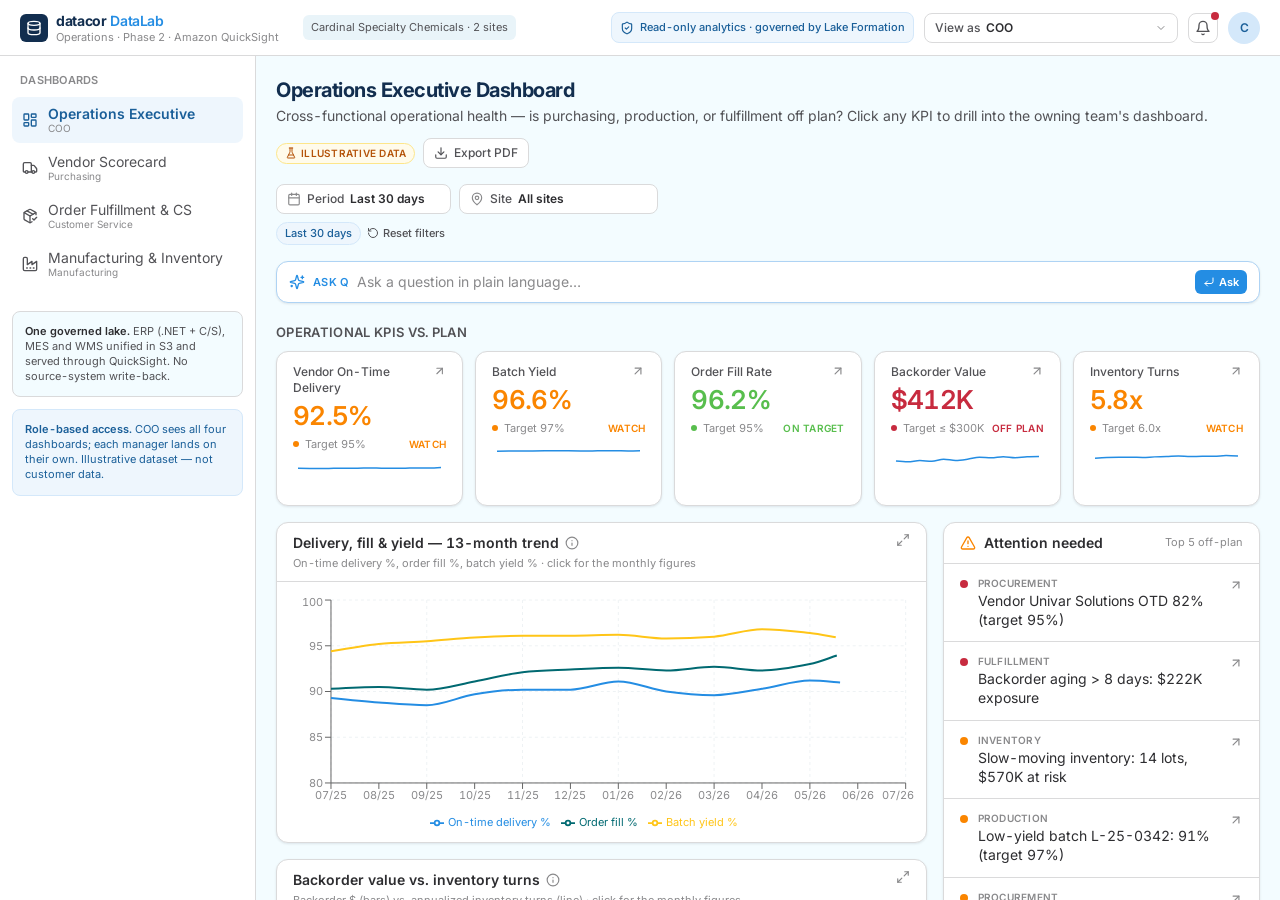
<file: coo-dashboard/index.html>
<!doctype html>
<html lang="en">
  <head>
    <meta charset="UTF-8" />
    <meta name="viewport" content="width=device-width, initial-scale=1.0" />
    <title>Datacor DataLab — Operations (Phase 2)</title>
    <link rel="preconnect" href="https://fonts.googleapis.com" />
    <link rel="preconnect" href="https://fonts.gstatic.com" crossorigin />
    <link
      href="https://fonts.googleapis.com/css2?family=Inter:wght@400;500;600;700&display=swap"
      rel="stylesheet"
    />
    <script type="module" crossorigin src="./app.js"></script>
    <link rel="stylesheet" crossorigin href="./styles.css">
  </head>
  <body>
    <div id="root"></div>
  </body>
</html>
</file>
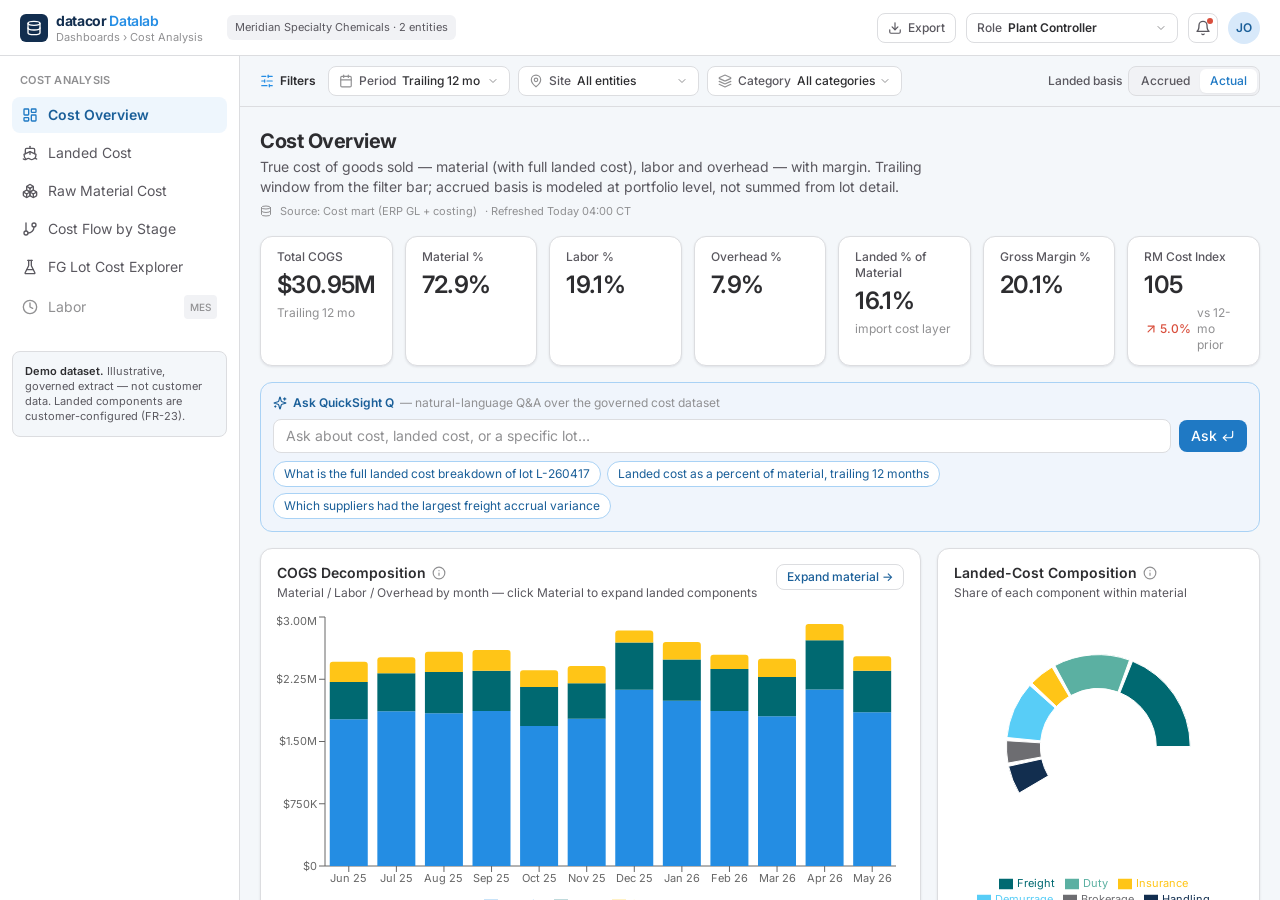
<file: cost-explorer/index.html>
<!doctype html>
<html lang="en">
  <head>
    <meta charset="UTF-8">
    <meta name="viewport" content="width=device-width, initial-scale=1.0">
    <title>Datacor Datalab — Cost Analysis</title>
    <link rel="preconnect" href="https://fonts.googleapis.com">
    <link rel="preconnect" href="https://fonts.gstatic.com" crossorigin>
    <link href="https://fonts.googleapis.com/css2?family=Inter:wght@400;500;600;700&display=swap" rel="stylesheet">
    <script type="module" crossorigin src="./app.js"></script>
    <link rel="stylesheet" crossorigin href="./index.css">
  </head>
  <body>
    <div id="root"></div>
  </body>
</html>
</file>
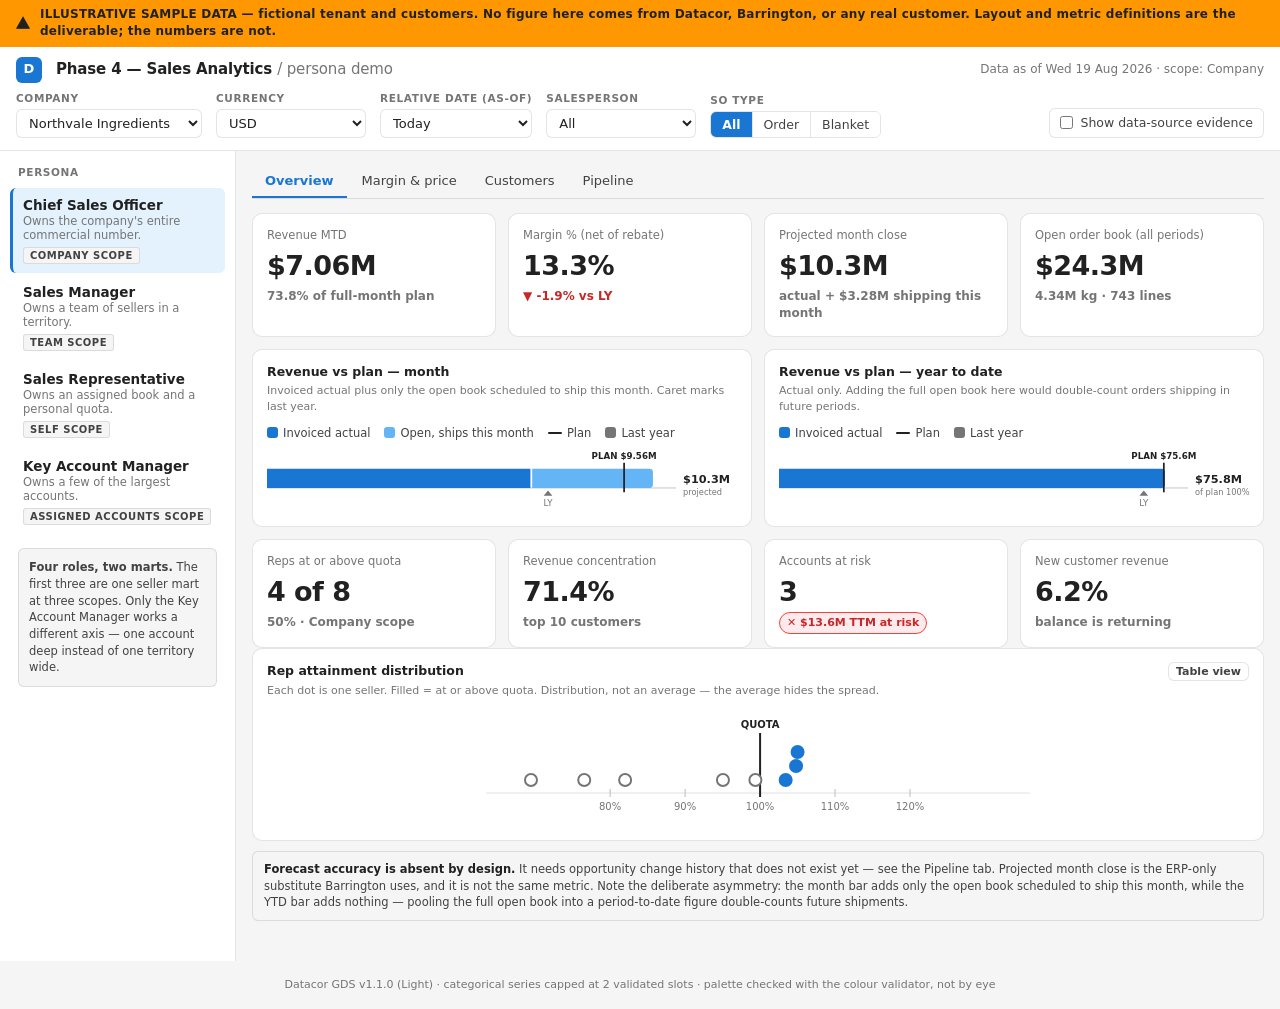
<file: datacor-phase4-demo_2.html>
<!DOCTYPE html>
<html lang="en" data-theme="light">
<head>
<meta charset="utf-8">
<meta name="viewport" content="width=device-width, initial-scale=1">
<title>Datacor Phase 4 — Sales Analytics Personas (Clickable Demo)</title>
<style>
/* ============================================================
   DATACOR GDS TOKENS — snapshot v1.1.0, Light mode
   Sourced from gds-quicksight-theme.json. Swap values here only.
   ============================================================ */
:root{
  /* Surfaces & ink — direct GDS lookups */
  --surface-base:#FFFFFF;        /* surface/base */
  --surface-sunken:#F5F5F5;      /* surface/sunken */
  --text-primary:#212121;        /* text/primary */
  --text-secondary:#424242;      /* text/secondary */
  --accent:#1976D2;              /* surface/colored/primary/main */
  --accent-fg:#FFFFFF;           /* text/onColor/onPrimary */
  --measure:#1976D2;             /* primary/main */
  --dimension:#009688;           /* secondary/main */

  /* Feedback — RESERVED for status only, never a series */
  --st-success:#4CAF50;          /* feedback/success/main */
  --st-warning:#FF9800;          /* feedback/warning/main */
  --st-error:#F44336;            /* feedback/error/main */
  --on-warning:#212121;          /* text/onColor/onWarning */

  /* Categorical series — CAPPED AT 2. Validated all-pairs on #FFFFFF:
     CVD ΔE 16.1 (protan) · normal-vision ΔE 16.7 · both ≥3:1 contrast */
  --series-1:#1976D2;            /* GDS blue 700  */
  --series-2:#009688;            /* GDS teal 500  */

  /* Ordinal / sequential — GDS blue primitives, re-stepped.
     Validated: monotone L, all ΔL ≥0.06, light end 2.21:1, hue spread 15° */
  --seq-1:#64B5F6; --seq-2:#2196F3; --seq-3:#1976D2; --seq-4:#0D47A1;

  /* DERIVED — not in the GDS snapshot. Flagged for GDS team review. */
  --ink-muted:#757575;
  --grid:#E0E0E0;
  --axis:#BDBDBD;
  --border:rgba(33,33,33,.12);
  --success-text:#2E7D32;
  --error-text:#C62828;
  --warn-text:#E65100;

  --font:system-ui,-apple-system,"Segoe UI",Roboto,sans-serif;
  --r:6px; --r-lg:10px;
}
*{box-sizing:border-box}
html,body{margin:0;padding:0}
body{
  font-family:var(--font); background:var(--surface-sunken);
  color:var(--text-primary); font-size:14px; line-height:1.45;
  -webkit-font-smoothing:antialiased;
}
/* ---------- Sample-data banner ---------- */
.banner{
  background:var(--st-warning); color:var(--on-warning);
  padding:6px 16px; font-size:12px; font-weight:600; letter-spacing:.02em;
  display:flex; gap:10px; align-items:center;
}
.banner svg{flex:0 0 auto}
/* ---------- Header ---------- */
header{background:var(--surface-base); border-bottom:1px solid var(--border)}
.brandrow{display:flex; align-items:center; gap:14px; padding:10px 16px 8px}
.logo{
  width:26px;height:26px;border-radius:var(--r);background:var(--accent);
  color:var(--accent-fg);display:grid;place-items:center;font-weight:700;font-size:13px
}
.brand{font-weight:700;font-size:15px;letter-spacing:-.01em}
.brand span{font-weight:400;color:var(--ink-muted)}
.spacer{flex:1}
.asof{font-size:12px;color:var(--ink-muted);font-variant-numeric:tabular-nums}
/* filter row — one row above the content, per interaction spec */
.filters{display:flex;flex-wrap:wrap;gap:14px;align-items:flex-end;padding:0 16px 12px}
.f{display:flex;flex-direction:column;gap:3px}
.f label{font-size:10.5px;text-transform:uppercase;letter-spacing:.06em;color:var(--ink-muted);font-weight:600}
select,.seg{font-family:var(--font);font-size:13px}
select{
  padding:5px 8px;border:1px solid var(--border);border-radius:var(--r);
  background:var(--surface-base);color:var(--text-primary);min-width:150px
}
.seg{display:flex;border:1px solid var(--border);border-radius:var(--r);overflow:hidden}
.seg button{
  border:0;background:var(--surface-base);color:var(--text-secondary);
  padding:5px 11px;cursor:pointer;font-size:12.5px;font-weight:500;font-family:var(--font)
}
.seg button+button{border-left:1px solid var(--border)}
.seg button[aria-pressed="true"]{background:var(--accent);color:var(--accent-fg);font-weight:600}
.tgl{
  display:flex;align-items:center;gap:7px;font-size:12.5px;color:var(--text-secondary);
  cursor:pointer;padding:5px 10px;border:1px solid var(--border);border-radius:var(--r);
  background:var(--surface-base);font-weight:500
}
.tgl input{margin:0;accent-color:var(--accent)}
/* ---------- Shell ---------- */
.shell{display:flex;min-height:calc(100vh - 108px);align-items:stretch}
.rail{
  width:236px;flex:0 0 236px;background:var(--surface-base);
  border-right:1px solid var(--border);padding:14px 10px;
}
.railhead{
  font-size:10.5px;text-transform:uppercase;letter-spacing:.06em;
  color:var(--ink-muted);font-weight:700;padding:0 8px 8px
}
.pbtn{
  display:block;width:100%;text-align:left;border:0;background:transparent;
  padding:9px 10px;border-radius:var(--r);cursor:pointer;font-family:var(--font);
  color:var(--text-primary);margin-bottom:2px;border-left:3px solid transparent
}
.pbtn:hover{background:var(--surface-sunken)}
.pbtn[aria-current="true"]{background:#E3F2FD;border-left-color:var(--accent)}
.pbtn b{display:block;font-size:13.5px;font-weight:650}
.pbtn i{display:block;font-style:normal;font-size:11.5px;color:var(--ink-muted);margin-top:1px}
.scopechip{
  display:inline-block;margin-top:5px;font-size:10px;font-weight:700;letter-spacing:.05em;
  text-transform:uppercase;padding:2px 6px;border-radius:3px;
  background:var(--surface-sunken);color:var(--text-secondary);border:1px solid var(--border)
}
.railnote{
  margin:14px 8px 0;padding:10px;background:var(--surface-sunken);border-radius:var(--r);
  font-size:11.5px;color:var(--text-secondary);border:1px solid var(--border)
}
main{flex:1;min-width:0;padding:14px 16px 40px}
/* ---------- Subtabs ---------- */
.subtabs{display:flex;gap:2px;border-bottom:1px solid var(--border);margin-bottom:14px}
.subtabs button{
  border:0;background:transparent;padding:8px 13px;cursor:pointer;font-family:var(--font);
  font-size:13px;color:var(--text-secondary);border-bottom:2px solid transparent;font-weight:500
}
.subtabs button[aria-current="true"]{color:var(--accent);border-bottom-color:var(--accent);font-weight:650}
.subtabs button:hover{color:var(--text-primary)}
/* ---------- Cards ---------- */
.grid{display:grid;gap:12px}
.c{
  background:var(--surface-base);border:1px solid var(--border);
  border-radius:var(--r-lg);padding:13px 14px;position:relative;min-width:0
}
.c > h3{
  margin:0 0 2px;font-size:12.5px;font-weight:650;color:var(--text-primary);
  display:flex;align-items:center;gap:7px
}
.c > .sub{margin:0 0 10px;font-size:11px;color:var(--ink-muted)}
.tile .val{
  font-size:27px;font-weight:660;letter-spacing:-.02em;margin:2px 0 0;
  color:var(--text-primary)
}
.tile .lbl{font-size:11.5px;color:var(--ink-muted);font-weight:500}
.delta{font-size:12px;font-weight:650;display:inline-flex;align-items:center;gap:3px;margin-top:3px}
.delta.up{color:var(--success-text)} .delta.dn{color:var(--error-text)}
.delta.flat{color:var(--ink-muted)}
/* status chip — always icon + label, never colour alone */
.chip{
  display:inline-flex;align-items:center;gap:4px;font-size:11px;font-weight:650;
  padding:2px 7px;border-radius:11px;border:1px solid;white-space:nowrap
}
.chip.ok{color:var(--success-text);border-color:var(--st-success);background:#E8F5E9}
.chip.warn{color:var(--warn-text);border-color:var(--st-warning);background:#FFF3E0}
.chip.err{color:var(--error-text);border-color:var(--st-error);background:#FFEBEE}
.chip.neu{color:var(--text-secondary);border-color:var(--border);background:var(--surface-sunken)}
/* ---------- Tables ---------- */
table{width:100%;border-collapse:collapse;font-size:12.5px}
th{
  text-align:left;font-size:10.5px;text-transform:uppercase;letter-spacing:.05em;
  color:var(--ink-muted);font-weight:700;padding:5px 8px;border-bottom:1px solid var(--grid);
  white-space:nowrap
}
th.n,td.n{text-align:right;font-variant-numeric:tabular-nums}
td{padding:6px 8px;border-bottom:1px solid var(--grid);color:var(--text-primary)}
tbody tr:last-child td{border-bottom:0}
tr.clk{cursor:pointer}
tr.clk:hover td{background:#E3F2FD}
.mini{height:7px;background:var(--surface-sunken);border-radius:4px;overflow:hidden;min-width:56px}
.mini i{display:block;height:100%;border-radius:4px;background:var(--series-1)}
.tblwrap{overflow-x:auto}
/* ---------- Legend ---------- */
.legend{display:flex;gap:14px;flex-wrap:wrap;margin:0 0 8px;font-size:11.5px;color:var(--text-secondary)}
.legend span{display:inline-flex;align-items:center;gap:5px}
.sw{width:11px;height:11px;border-radius:3px;flex:0 0 auto}
.swline{width:14px;height:2px;border-radius:2px}
/* ---------- Evidence overlay ---------- */
.ev{
  position:absolute;top:9px;right:10px;font-size:9.5px;font-weight:700;letter-spacing:.04em;
  text-transform:uppercase;padding:2px 6px;border-radius:3px;border:1px solid;display:none
}
body.showev .ev{display:block}
.ev.net{color:#1B5E20;border-color:var(--st-success);background:#E8F5E9}
.ev.bar{color:#0D47A1;border-color:var(--seq-2);background:#E3F2FD}
.ev.inf{color:var(--text-secondary);border-color:var(--axis);background:var(--surface-sunken)}
.ev.blk{color:var(--error-text);border-color:var(--st-error);background:#FFEBEE}
/* ---------- Tooltip ---------- */
#tip{
  position:fixed;pointer-events:none;opacity:0;transition:opacity .08s;
  background:var(--text-primary);color:#fff;padding:7px 9px;border-radius:var(--r);
  font-size:11.5px;line-height:1.4;z-index:99;max-width:250px;
  box-shadow:0 3px 10px rgba(0,0,0,.22)
}
#tip b{font-variant-numeric:tabular-nums}
/* ---------- Misc ---------- */
.note{
  background:var(--surface-sunken);border:1px solid var(--border);border-radius:var(--r);
  padding:9px 11px;font-size:11.5px;color:var(--text-secondary);margin-top:10px
}
.note b{color:var(--text-primary)}
svg{display:block;overflow:visible}
.tabtoggle{
  border:1px solid var(--border);background:var(--surface-base);border-radius:var(--r);
  font-size:11px;padding:2px 7px;cursor:pointer;color:var(--text-secondary);
  font-family:var(--font);font-weight:600;margin-left:auto
}
.tabtoggle:hover{background:var(--surface-sunken)}
.hidden{display:none}
footer{padding:16px;font-size:11px;color:var(--ink-muted);text-align:center}
</style>
</head>
<body>

<div class="banner">
  <svg width="14" height="14" viewBox="0 0 16 16" aria-hidden="true"><path fill="currentColor" d="M8 1.5 15 14H1L8 1.5Zm0 4.2v4.1m0 1.9v.6" stroke="currentColor" stroke-width="1.3" fill="none" stroke-linecap="round"/></svg>
  <span>ILLUSTRATIVE SAMPLE DATA — fictional tenant and customers. No figure here comes from Datacor, Barrington, or any real customer. Layout and metric definitions are the deliverable; the numbers are not.</span>
</div>

<header>
  <div class="brandrow">
    <div class="logo">D</div>
    <div class="brand">Phase 4 — Sales Analytics <span>/ persona demo</span></div>
    <div class="spacer"></div>
    <div class="asof" id="asof"></div>
  </div>
  <div class="filters">
    <div class="f"><label for="fCompany">Company</label>
      <select id="fCompany"><option>Northvale Ingredients</option><option>Northvale Canada ULC</option></select></div>
    <div class="f"><label for="fCurr">Currency</label>
      <select id="fCurr"><option>USD</option><option>CAD</option></select></div>
    <div class="f"><label for="fDate">Relative date (as-of)</label>
      <select id="fDate">
        <option value="today">Today</option><option value="yesterday">Yesterday</option>
        <option value="lastworkday">Last workday</option><option value="lastmonth">Last month</option>
        <option value="lastquarter">Last quarter</option><option value="lastyear">Last year</option>
      </select></div>
    <div class="f"><label for="fRep">Salesperson</label><select id="fRep"></select></div>
    <div class="f"><label>SO type</label>
      <div class="seg" id="fSO" role="group" aria-label="Sales order type">
        <button data-so="all" aria-pressed="true">All</button>
        <button data-so="order" aria-pressed="false">Order</button>
        <button data-so="blanket" aria-pressed="false">Blanket</button>
      </div></div>
    <div class="spacer"></div>
    <label class="tgl"><input type="checkbox" id="tEv"> Show data-source evidence</label>
  </div>
</header>

<div class="shell">
  <nav class="rail" id="rail">
    <div class="railhead">Persona</div>
  </nav>
  <main>
    <div class="subtabs" id="subtabs"></div>
    <div id="view"></div>
  </main>
</div>

<div id="tip" role="status" aria-live="polite"></div>
<footer>Datacor GDS v1.1.0 (Light) · categorical series capped at 2 validated slots · palette checked with the colour validator, not by eye</footer>

<script>
"use strict";
/* ==========================================================================
   1. SAMPLE DATA — fictional. Magnitudes chosen to be plausible for a
      ~$120M/yr specialty-ingredient distributor. Nothing here is real.
   ========================================================================== */
const REPS=[
 {id:"r1",name:"A. Okonkwo",   team:"East",  quota:14000000, rev:11480000, kg:1620000, mgn:14.9, cov:2.6, qc:31, flag:4},
 {id:"r2",name:"M. Delgado",   team:"East",  quota:12500000, rev:13100000, kg:1890000, mgn:16.2, cov:3.4, qc:38, flag:1},
 {id:"r3",name:"S. Whitfield", team:"East",  quota:11000000, rev: 8420000, kg:1010000, mgn:12.1, cov:1.8, qc:22, flag:7},
 {id:"r4",name:"J. Bergstrom", team:"West",  quota:13000000, rev:13650000, kg:2140000, mgn:15.4, cov:3.1, qc:35, flag:2},
 {id:"r5",name:"P. Raghavan",  team:"West",  quota:10500000, rev: 9980000, kg:1330000, mgn:17.8, cov:2.9, qc:41, flag:3},
 {id:"r6",name:"C. Lindqvist", team:"West",  quota: 9000000, rev: 6250000, kg: 720000, mgn:11.4, cov:1.4, qc:19, flag:9},
 {id:"r7",name:"T. Abramson",  team:"Key",   quota:16000000, rev:15900000, kg:2480000, mgn:13.7, cov:2.8, qc:29, flag:2},
 {id:"r8",name:"N. Farrukh",   team:"Key",   quota: 8500000, rev: 8790000, kg:1150000, mgn:18.6, cov:3.6, qc:44, flag:0}
];
const CUST=[
 {id:"c1",n:"Ardent Nutrition",       ttm:14820000, kg:2140000, mgn:12.4, rep:"r7", tc:"National", loy:"Loyal",    last:6,  nextDue:-11, lim:2500000, ar:1980000, past:0,      dtp:38.1, dtpP:34.6, cls:9},
 {id:"c2",n:"Belmont Health Sciences",ttm: 9640000, kg:1180000, mgn:15.8, rep:"r2", tc:"National", loy:"Loyal",    last:11, nextDue:2,   lim:1500000, ar:1210000, past:0,      dtp:31.4, dtpP:32.0, cls:7},
 {id:"c3",n:"Cascadia Wellness",      ttm: 7110000, kg: 880000, mgn:11.2, rep:"r4", tc:"Regional", loy:"At risk",  last:74, nextDue:-46, lim:1200000, ar: 268000, past:191000, dtp:61.7, dtpP:44.2, cls:4},
 {id:"c4",n:"Dunmore Pharma",         ttm: 6480000, kg: 410000, mgn:21.6, rep:"r8", tc:"National", loy:"Loyal",    last:4,  nextDue:8,   lim:1000000, ar: 742000, past:0,      dtp:27.9, dtpP:28.4, cls:6},
 {id:"c5",n:"Everline Labs",          ttm: 5920000, kg: 690000, mgn:13.1, rep:"r1", tc:"Regional", loy:"Active",   last:19, nextDue:-3,  lim: 800000, ar: 863000, past: 94000, dtp:48.3, dtpP:39.1, cls:5},
 {id:"c6",n:"Fairmount Botanicals",   ttm: 4760000, kg: 540000, mgn:16.9, rep:"r5", tc:"Regional", loy:"Active",   last:9,  nextDue:14,  lim: 750000, ar: 402000, past:0,      dtp:33.0, dtpP:33.8, cls:5},
 {id:"c7",n:"Granby Supplements",     ttm: 4180000, kg: 620000, mgn: 9.8, rep:"r3", tc:"Regional", loy:"At risk",  last:58, nextDue:-30, lim: 600000, ar: 611000, past:148000, dtp:57.2, dtpP:41.5, cls:3},
 {id:"c8",n:"Halstead Nutraceutical", ttm: 3940000, kg: 470000, mgn:14.3, rep:"r2", tc:"Regional", loy:"Active",   last:13, nextDue:5,   lim: 500000, ar: 288000, past:0,      dtp:35.6, dtpP:35.1, cls:4},
 {id:"c9",n:"Ironwood Health",        ttm: 3210000, kg: 390000, mgn:17.4, rep:"r6", tc:"Local",    loy:"Active",   last:22, nextDue:-6,  lim: 400000, ar: 197000, past:  0,    dtp:29.8, dtpP:30.9, cls:3},
 {id:"c10",n:"Juniper Life Sciences", ttm: 2870000, kg: 310000, mgn:19.2, rep:"r5", tc:"Local",    loy:"Loyal",    last:7,  nextDue:11,  lim: 350000, ar: 141000, past:0,      dtp:26.2, dtpP:27.7, cls:4},
 {id:"c11",n:"Kestrel Formulations",  ttm: 2240000, kg: 280000, mgn:10.6, rep:"r6", tc:"Local",    loy:"At risk",  last:91, nextDue:-63, lim: 300000, ar:  62000, past: 62000, dtp:72.4, dtpP:50.3, cls:2},
 {id:"c12",n:"Larkspur Nutrition",    ttm: 1980000, kg: 240000, mgn:15.1, rep:"r1", tc:"Local",    loy:"Active",   last:16, nextDue:4,   lim: 250000, ar: 118000, past:0,      dtp:32.8, dtpP:31.4, cls:3}
];
const CLASSES=[
 ["Minerals",28400000],["Nutritional Supplements",21900000],["Excipients",12100000],
 ["Carotenoids",8300000],["Vitamins",6900000],["Fibers",4400000],["Sweeteners",3800000],
 ["Acidulants",2900000],["Flavors",2100000],["OTC Pharma",1700000],["Premixes",1400000],
 ["Phosphates",1100000],["Aminos",800000],["Industrial",400000]
];
/* 24 months: margin % net of rebate, and realised price per kg */
const MONTHS=(()=>{const a=[],base=13.4;for(let i=0;i<24;i++){
  const m=base+Math.sin(i/2.6)*1.5+(i>16?-0.9:0)+((i%5)-2)*0.18;
  const p=8.9+Math.cos(i/3.1)*0.5-(i*0.031);
  a.push({i,label:mLabel(i),mgn:+m.toFixed(1),ppk:+p.toFixed(2)});}return a;})();
function mLabel(i){const names=["Sep","Oct","Nov","Dec","Jan","Feb","Mar","Apr","May","Jun","Jul","Aug"];
  return names[i%12]+" "+(24-i>12?"'24":"'25");}
const STAGES=[["Qualified",14200000,31],["Sampling",9800000,44],["Trial order",6100000,58],["Contract",3400000,72],["Committed",2200000,19]];
const SHIP7=[
 ["Ardent Nutrition","SO104412","Magnesium Oxide HA Powder USP (1371)","08/21/26",31360],
 ["Belmont Health Sciences","SO104455","Ascorbic Acid 97% Granular (1204)","08/21/26",14480],
 ["Dunmore Pharma","SO104460","Microcrystalline Cellulose 101 (1399)","08/22/26",3750],
 ["Everline Labs","SO104471","Citric Acid Anhydrous FG (1112)","08/24/26",22000],
 ["Fairmount Botanicals","SO104488","Beta Carotene 22% LF Susp. (1036)","08/25/26",2000],
 ["Ardent Nutrition","SO104502","Magnesium Citrate Anhydrous (1343)","08/25/26",11550]
];
/* Company plan & actuals. Open book splits into discrete vs blanket. */
const CO={
  planMTD:9_565_000, revMTD:7_056_000, revMTD_LY:7_527_000,
  planYTD:75_565_000, revYTD:75_779_000, revYTD_LY:71_629_000,
  /* Total open book is NOT what ships this month — Barrington shows these as
     two separate figures ("Open Order" vs "Open This Mo."). Conflating them
     makes projected close read several times over plan. */
  openOrder:24_310_000, openBlanket:9_339_000, openThisMo:3_281_000, openThisMoBlanket:742_000,
  openKg:4_338_000, openLines:743,
  mgn:13.26, mgnLY:15.19, mgnTarget:15.0, ppk:8.34, ppkLY:8.71,
  top10Share:71.4, newShare:6.2
};
/* As-of snapshot multipliers — demonstrates the Relative Date control */
const ASOF={today:1,yesterday:.994,lastworkday:.981,lastmonth:.902,lastquarter:.727,lastyear:.318};
const ASOF_LABEL={today:"Wed 19 Aug 2026",yesterday:"Tue 18 Aug 2026",lastworkday:"Mon 17 Aug 2026",
  lastmonth:"Fri 31 Jul 2026",lastquarter:"Tue 30 Jun 2026",lastyear:"Mon 31 Dec 2025"};

/* ==========================================================================
   2. FORMATTERS
   ========================================================================== */
const nf=new Intl.NumberFormat("en-US");
const money=v=>"$"+nf.format(Math.round(v));
const mShort=v=>{const a=Math.abs(v);return (v<0?"-$":"$")+(a>=1e6?(a/1e6).toFixed(a>=1e7?1:2)+"M":a>=1e3?(a/1e3).toFixed(0)+"K":a.toFixed(0));};
const kg=v=>nf.format(Math.round(v))+" kg";
const kgS=v=>(v/1e6>=1?(v/1e6).toFixed(2)+"M":(v/1e3).toFixed(0)+"K")+" kg";
const pct=(v,d=1)=>v.toFixed(d)+"%";
const signPct=(v,d=1)=>(v>0?"+":"")+v.toFixed(d)+"%";

/* ==========================================================================
   3. STATE
   ========================================================================== */
const S={persona:"cso",tab:0,so:"all",asof:"today",rep:"all",cust:"c1"};
const PERSONAS=[
 {id:"cso",name:"Chief Sales Officer",scope:"Company",
  desc:"Owns the company's entire commercial number.",
  tabs:["Overview","Margin & price","Customers","Pipeline"]},
 {id:"mgr",name:"Sales Manager",scope:"Team",
  desc:"Owns a team of sellers in a territory.",
  tabs:["Team","Action queue","Pipeline"]},
 {id:"rep",name:"Sales Representative",scope:"Self",
  desc:"Owns an assigned book and a personal quota.",
  tabs:["My day","My numbers"]},
 {id:"kam",name:"Key Account Manager",scope:"Assigned accounts",
  desc:"Owns a few of the largest accounts.",
  tabs:["Customer 360","Cadence","Credit & A/R"]}
];
const openTotal=()=>S.so==="all"?CO.openOrder:S.so==="blanket"?CO.openBlanket:CO.openOrder-CO.openBlanket;
const openMonth=()=>S.so==="all"?CO.openThisMo:S.so==="blanket"?CO.openThisMoBlanket:CO.openThisMo-CO.openThisMoBlanket;
const k=()=>ASOF[S.asof];

/* ==========================================================================
   4. SVG CHART PRIMITIVES
   Rules applied: single axis, 2px lines, ≥8px markers, 4px rounded data-ends
   anchored to baseline, 2px surface gap between adjacent/stacked fills,
   recessive grid, direct labels, hover tooltip on every plotted form.
   ========================================================================== */
const SVGNS="http://www.w3.org/2000/svg";
function el(t,a={}){const e=document.createElementNS(SVGNS,t);for(const k in a)e.setAttribute(k,a[k]);return e;}
const tip=document.getElementById("tip");
function bindTip(node,html){
  node.addEventListener("mousemove",e=>{
    tip.innerHTML=html; tip.style.opacity=1;
    const w=tip.offsetWidth,h=tip.offsetHeight;
    let x=e.clientX+13,y=e.clientY-h-9;
    if(x+w>innerWidth-8)x=e.clientX-w-13; if(y<6)y=e.clientY+15;
    tip.style.left=x+"px"; tip.style.top=y+"px";
  });
  node.addEventListener("mouseleave",()=>tip.style.opacity=0);
}
/* rounded rect, radius on one end only (data-end), baseline stays square */
function barPath(x,y,w,h,r,dir){
  r=Math.max(0,Math.min(r,dir==="h"?w:h));
  if(dir==="h")return `M${x},${y} H${x+w-r} a${r},${r} 0 0 1 ${r},${r} V${y+h-r} a${r},${r} 0 0 1 ${-r},${r} H${x} Z`;
  return `M${x},${y+r} a${r},${r} 0 0 1 ${r},${-r} H${x+w-r} a${r},${r} 0 0 1 ${r},${r} V${y+h} H${x} Z`;
}
/* --- Composition bar: actual + open, with plan target tick and LY caret --- */
function planBar(opts){
  const {actual,open,plan,ly,label,fmt=mShort}=opts;
  const W=540,H=64,L=0,padR=70,axisY=40,barH=22;
  const max=Math.max(actual+open,plan,ly)*1.06;
  const sc=v=>(v/max)*(W-padR);
  const s=el("svg",{viewBox:`0 0 ${W} ${H}`,width:"100%",height:H,role:"img","aria-label":label});
  s.appendChild(el("line",{x1:0,y1:axisY,x2:W-padR,y2:axisY,stroke:"var(--axis)","stroke-width":1}));
  const aw=sc(actual), ow=open>0?sc(open):0;
  const g1=el("path",{d:barPath(L,axisY-barH,aw,barH,ow>2?0:4,"h"),fill:"var(--seq-3)"});
  bindTip(g1,`<b>${fmt(actual)}</b> invoiced actual`); s.appendChild(g1);
  if(ow>2){ /* 2px surface gap between adjacent fills */
    const g2=el("path",{d:barPath(L+aw+2,axisY-barH,Math.max(ow-2,1),barH,4,"h"),fill:"var(--seq-1)"});
    bindTip(g2,`<b>${fmt(open)}</b> open order book<br>projected close ${fmt(actual+open)}`);
    s.appendChild(g2);
  }
  const px=sc(plan);
  s.appendChild(el("line",{x1:px,y1:axisY-barH-7,x2:px,y2:axisY+5,stroke:"var(--text-primary)","stroke-width":2}));
  const pl=el("text",{x:px,y:axisY-barH-11,"text-anchor":"middle","font-size":10,"font-weight":700,fill:"var(--text-primary)"});
  pl.textContent="PLAN "+fmt(plan); s.appendChild(pl);
  const lx=sc(ly);
  const car=el("path",{d:`M${lx-5},${axisY+9} L${lx+5},${axisY+9} L${lx},${axisY+3} Z`,fill:"var(--ink-muted)"});
  bindTip(car,`<b>${fmt(ly)}</b> same period last year`); s.appendChild(car);
  const ll=el("text",{x:lx,y:axisY+21,"text-anchor":"middle","font-size":10,fill:"var(--ink-muted)"});
  ll.textContent="LY"; s.appendChild(ll);
  const tot=el("text",{x:W-padR+8,y:axisY-6,"font-size":13,"font-weight":700,fill:"var(--text-primary)"});
  tot.textContent=fmt(actual+open); s.appendChild(tot);
  const tl=el("text",{x:W-padR+8,y:axisY+8,"font-size":9.5,fill:"var(--ink-muted)"});
  tl.textContent=open>0?"projected":"of plan "+pct(actual/plan*100,0); s.appendChild(tl);
  return s;
}
/* --- Line chart, 1–2 series, crosshair + tooltip, direct end labels --- */
function lineChart(series,opts={}){
  const {H=170,fmt=v=>v.toFixed(1)+"%",target=null,targetLabel="target"}=opts;
  const W=560,mL=8,mR=54,mT=14,mB=22;
  const pts=series[0].data.length;
  const all=series.flatMap(s=>s.data).concat(target!=null?[target]:[]);
  let lo=Math.min(...all),hi=Math.max(...all); const pad=(hi-lo)*0.22||1; lo-=pad; hi+=pad;
  const X=i=>mL+(i/(pts-1))*(W-mL-mR), Y=v=>mT+(1-(v-lo)/(hi-lo))*(H-mT-mB);
  const s=el("svg",{viewBox:`0 0 ${W} ${H}`,width:"100%",height:H,role:"img",
    "aria-label":series.map(x=>x.name).join(" and ")});
  for(let g=0;g<4;g++){const y=mT+(g/3)*(H-mT-mB);
    s.appendChild(el("line",{x1:mL,y1:y,x2:W-mR,y2:y,stroke:"var(--grid)","stroke-width":1}));}
  if(target!=null){
    s.appendChild(el("line",{x1:mL,y1:Y(target),x2:W-mR,y2:Y(target),stroke:"var(--text-primary)",
      "stroke-width":1.5,"stroke-dasharray":"5 3"}));
    const t=el("text",{x:W-mR+5,y:Y(target)+3.5,"font-size":10,"font-weight":650,fill:"var(--text-primary)"});
    t.textContent=targetLabel; s.appendChild(t);
  }
  series.forEach((ser,si)=>{
    const col=si===0?"var(--series-1)":"var(--series-2)";
    const d=ser.data.map((v,i)=>(i?"L":"M")+X(i)+","+Y(v)).join(" ");
    s.appendChild(el("path",{d,fill:"none",stroke:col,"stroke-width":2,"stroke-linejoin":"round","stroke-linecap":"round"}));
    const li=ser.data.length-1;
    s.appendChild(el("circle",{cx:X(li),cy:Y(ser.data[li]),r:4.5,fill:col,stroke:"var(--surface-base)","stroke-width":2}));
    const lab=el("text",{x:X(li)+8,y:Y(ser.data[li])+3.5,"font-size":11,"font-weight":700,fill:"var(--text-primary)"});
    lab.textContent=fmt(ser.data[li]); s.appendChild(lab);
  });
  [0,Math.floor(pts/2),pts-1].forEach(i=>{
    const t=el("text",{x:X(i),y:H-5,"font-size":10,fill:"var(--ink-muted)",
      "text-anchor":i===0?"start":i===pts-1?"end":"middle"});
    t.textContent=series[0].labels[i]; s.appendChild(t);
  });
  const cross=el("line",{x1:0,y1:mT,x2:0,y2:H-mB,stroke:"var(--axis)","stroke-width":1,opacity:0});
  s.appendChild(cross);
  const hit=el("rect",{x:0,y:0,width:W,height:H,fill:"transparent"});
  hit.addEventListener("mousemove",e=>{
    const r=s.getBoundingClientRect(); const rel=(e.clientX-r.left)/r.width*W;
    let i=Math.round(((rel-mL)/(W-mL-mR))*(pts-1)); i=Math.max(0,Math.min(pts-1,i));
    cross.setAttribute("x1",X(i)); cross.setAttribute("x2",X(i)); cross.setAttribute("opacity",1);
    tip.innerHTML=`<div style="color:#BDBDBD;margin-bottom:3px">${series[0].labels[i]}</div>`+
      series.map((ser,si)=>`<div><span style="display:inline-block;width:8px;height:8px;border-radius:2px;background:${si===0?"#1976D2":"#009688"};margin-right:5px"></span>${ser.name} <b>${fmt(ser.data[i])}</b></div>`).join("");
    tip.style.opacity=1;
    const w=tip.offsetWidth,h=tip.offsetHeight; let x=e.clientX+13,y=e.clientY-h-9;
    if(x+w>innerWidth-8)x=e.clientX-w-13; if(y<6)y=e.clientY+15;
    tip.style.left=x+"px"; tip.style.top=y+"px";
  });
  hit.addEventListener("mouseleave",()=>{tip.style.opacity=0;cross.setAttribute("opacity",0);});
  s.appendChild(hit);
  return s;
}
/* --- Ranked horizontal bars, single hue (magnitude), direct labels --- */
function rankedBar(rows,opts={}){
  const {fmt=mShort,labelW=142,rowH=20,max:mx=null,color="var(--seq-3)"}=opts;
  const W=560,padR=64; const max=mx||Math.max(...rows.map(r=>r[1]))*1.02;
  const H=rows.length*rowH+4;
  const s=el("svg",{viewBox:`0 0 ${W} ${H}`,width:"100%",height:H,role:"img","aria-label":"ranked values"});
  rows.forEach((r,i)=>{
    const y=i*rowH+2, bh=rowH-6; /* 2px+ surface gap between adjacent bars */
    const t=el("text",{x:labelW-8,y:y+bh-3,"text-anchor":"end","font-size":11,fill:"var(--text-secondary)"});
    t.textContent=r[0]; s.appendChild(t);
    const w=Math.max((r[1]/max)*(W-labelW-padR),1);
    const p=el("path",{d:barPath(labelW,y,w,bh,4,"h"),fill:r[3]||color});
    bindTip(p,`<b>${r[0]}</b><br>${fmt(r[1])}${r[2]?"<br>"+r[2]:""}`); s.appendChild(p);
    const v=el("text",{x:labelW+w+7,y:y+bh-3,"font-size":11,"font-weight":650,fill:"var(--text-primary)"});
    v.textContent=fmt(r[1]); s.appendChild(v);
  });
  return s;
}
/* --- Attainment dot strip with 100% reference --- */
function dotStrip(reps){
  const W=560,H=118,mL=8,mR=8,mT=32,base=84;
  const vals=reps.map(r=>r.rev/r.quota*100);
  const lo=Math.min(70,...vals)-6, hi=Math.max(130,...vals)+6;
  const X=v=>mL+((v-lo)/(hi-lo))*(W-mL-mR);
  const s=el("svg",{viewBox:`0 0 ${W} ${H}`,width:"100%",height:H,role:"img","aria-label":"rep attainment distribution"});
  s.appendChild(el("line",{x1:mL,y1:base,x2:W-mR,y2:base,stroke:"var(--grid)","stroke-width":1}));
  [80,90,100,110,120].forEach(v=>{
    s.appendChild(el("line",{x1:X(v),y1:base-4,x2:X(v),y2:base+4,stroke:"var(--axis)","stroke-width":1}));
    const t=el("text",{x:X(v),y:base+17,"text-anchor":"middle","font-size":10,fill:"var(--ink-muted)"});
    t.textContent=v+"%"; s.appendChild(t);
  });
  s.appendChild(el("line",{x1:X(100),y1:mT-8,x2:X(100),y2:base+4,stroke:"var(--text-primary)","stroke-width":2}));
  const tl=el("text",{x:X(100),y:mT-13,"text-anchor":"middle","font-size":10,"font-weight":700,fill:"var(--text-primary)"});
  tl.textContent="QUOTA"; s.appendChild(tl);
  /* Deterministic collision resolution: stack a dot only when it would overlap
     one already placed, so identical values never render as a single blob. */
  const placed=[];
  reps.map(r=>({r,v:r.rev/r.quota*100})).sort((a,b)=>a.v-b.v).forEach(({r,v})=>{
    const cx=X(v);
    let row=0; while(placed.some(p=>p.row===row&&Math.abs(p.cx-cx)<14))row++;
    placed.push({cx,row});
    const cy=base-13-row*14, at=v>=100;
    const c=el("circle",{cx,cy,r:6,fill:at?"var(--seq-3)":"var(--surface-base)",
      stroke:at?"var(--seq-3)":"var(--ink-muted)","stroke-width":2});
    bindTip(c,`<b>${r.name}</b> · ${r.team}<br>${pct(v)} of quota<br>${mShort(r.rev)} of ${mShort(r.quota)}`);
    s.appendChild(c);
  });
  return s;
}
/* --- Funnel: ordinal ramp (validated), 2px gaps, direct labels --- */
function funnel(rows){
  const W=560,rowH=30,labelW=118,padR=96,H=rows.length*rowH+4;
  const max=Math.max(...rows.map(r=>r[1]));
  const ramp=["var(--seq-1)","var(--seq-2)","var(--seq-3)","var(--seq-4)","var(--seq-4)"];
  const s=el("svg",{viewBox:`0 0 ${W} ${H}`,width:"100%",height:H,role:"img","aria-label":"pipeline by stage"});
  rows.forEach((r,i)=>{
    const y=i*rowH+2,bh=rowH-8;
    const t=el("text",{x:labelW-8,y:y+bh-4,"text-anchor":"end","font-size":11.5,fill:"var(--text-secondary)"});
    t.textContent=r[0]; s.appendChild(t);
    const w=Math.max((r[1]/max)*(W-labelW-padR),1);
    const p=el("path",{d:barPath(labelW,y,w,bh,4,"h"),fill:ramp[i]});
    bindTip(p,`<b>${r[0]}</b><br>${mShort(r[1])} open<br>median stage age ${r[2]} days`);
    s.appendChild(p);
    const v=el("text",{x:labelW+w+7,y:y+bh-4,"font-size":11.5,"font-weight":650,fill:"var(--text-primary)"});
    v.textContent=mShort(r[1]); s.appendChild(v);
    const a=el("text",{x:W-4,y:y+bh-4,"text-anchor":"end","font-size":10.5,fill:"var(--ink-muted)"});
    a.textContent=r[2]+"d age"; s.appendChild(a);
  });
  return s;
}
/* --- Credit utilisation meter (single measure, status-coded + labelled) --- */
function meter(used,limit){
  const W=560,H=48,barH=16,y=14;
  const u=used/limit*100, over=u>100;
  const s=el("svg",{viewBox:`0 0 ${W} ${H}`,width:"100%",height:H,role:"img","aria-label":"credit utilisation"});
  s.appendChild(el("path",{d:barPath(0,y,W-90,barH,4,"h"),fill:"var(--surface-sunken)"}));
  const w=Math.max(Math.min(u,100)/100*(W-90),2);
  const col=over?"var(--st-error)":u>85?"var(--st-warning)":"var(--seq-3)";
  const p=el("path",{d:barPath(0,y,w,barH,4,"h"),fill:col});
  bindTip(p,`<b>${pct(u,0)}</b> of credit limit used<br>${money(used)} of ${money(limit)}`); s.appendChild(p);
  const t=el("text",{x:W-84,y:y+barH-2,"font-size":13,"font-weight":700,
    fill:over?"var(--error-text)":"var(--text-primary)"});
  t.textContent=pct(u,0); s.appendChild(t);
  const l=el("text",{x:0,y:H-3,"font-size":10.5,fill:"var(--ink-muted)"});
  l.textContent=money(used)+" of "+money(limit)+" limit"; s.appendChild(l);
  return s;
}
/* --- A/R aging: stacked, 2px gaps, status hues + labels --- */
function aging(rows){
  const W=560,H=52,barH=20,y=8,total=rows.reduce((a,r)=>a+r[1],0);
  const s=el("svg",{viewBox:`0 0 ${W} ${H}`,width:"100%",height:H,role:"img","aria-label":"A/R aging"});
  let x=0;
  rows.forEach((r,i)=>{
    const w=(r[1]/total)*W; if(w<=0)return;
    const seg=Math.max(w-(i<rows.length-1?2:0),1);
    const p=el("path",{d:barPath(x,y,seg,barH,i===rows.length-1?4:0,"h"),fill:r[2]});
    bindTip(p,`<b>${r[0]}</b><br>${money(r[1])} · ${pct(r[1]/total*100,0)} of A/R`); s.appendChild(p);
    if(w>66){
      const t=el("text",{x:x+5,y:y+barH+15,"font-size":10,fill:"var(--text-secondary)"});
      t.textContent=r[0]+" "+mShort(r[1]); s.appendChild(t);
    }
    x+=w;
  });
  return s;
}

/* ==========================================================================
   5. HTML BUILDERS
   ========================================================================== */
const h=(t,c,html)=>{const e=document.createElement(t);if(c)e.className=c;if(html!=null)e.innerHTML=html;return e;};
function card(title,sub,evidence,tools){
  const c=h("div","c");
  if(evidence){const e=h("span","ev "+evidence[0],evidence[1]);c.appendChild(e);}
  if(title){const t=h("h3",null,title);if(tools)t.appendChild(tools);c.appendChild(t);}
  if(sub)c.appendChild(h("p","sub",sub));
  return c;
}
function tile(label,value,deltaHtml,evidence){
  const c=card(null,null,evidence); c.classList.add("tile");
  c.appendChild(h("div","lbl",label));
  c.appendChild(h("div","val",value));
  if(deltaHtml)c.appendChild(h("div",null,deltaHtml));
  return c;
}
const up=t=>`<span class="delta up">▲ ${t}</span>`;
const dn=t=>`<span class="delta dn">▼ ${t}</span>`;
const flat=t=>`<span class="delta flat">${t}</span>`;
function chip(kind,icon,text){return `<span class="chip ${kind}">${icon} ${text}</span>`;}
const chipOK=t=>chip("ok","✓",t), chipWarn=t=>chip("warn","!",t),
      chipErr=t=>chip("err","✕",t), chipNeu=t=>chip("neu","•",t);
/* table with a paired table-view/chart-view discipline */
function table(head,rows,opts={}){
  const w=h("div","tblwrap"),t=document.createElement("table");
  const th=document.createElement("thead"),tr=document.createElement("tr");
  head.forEach(c=>{const e=document.createElement("th");
    if(c.n)e.className="n";e.textContent=c.t||c;tr.appendChild(e);});
  th.appendChild(tr);t.appendChild(th);
  const tb=document.createElement("tbody");
  rows.forEach(r=>{
    const tr=document.createElement("tr");
    if(r.click){tr.className="clk";tr.tabIndex=0;tr.addEventListener("click",r.click);
      tr.addEventListener("keydown",e=>{if(e.key==="Enter")r.click();});}
    (r.cells||r).forEach((c,i)=>{const td=document.createElement("td");
      if(head[i]&&head[i].n)td.className="n";
      if(c&&c.html!==undefined)td.innerHTML=c.html;else td.textContent=c;
      tr.appendChild(td);});
    tb.appendChild(tr);
  });
  t.appendChild(tb);w.appendChild(t);return w;
}
function legend(items){
  const l=h("div","legend");
  items.forEach(([col,txt,line])=>{
    l.appendChild(h("span",null,`<i class="sw ${line?"swline":""}" style="background:${col}"></i>${txt}`));
  });
  return l;
}
/* toggle between a chart and its equivalent table (contrast-relief rule) */
function withTableView(c,svg,tbl){
  const btn=h("button","tabtoggle","Table view");
  const chartBox=h("div",null),tblBox=h("div","hidden");
  chartBox.appendChild(svg); tblBox.appendChild(tbl);
  btn.addEventListener("click",()=>{
    const showing=tblBox.classList.toggle("hidden");
    chartBox.classList.toggle("hidden",!showing);
    btn.textContent=showing?"Table view":"Chart view";
  });
  c.querySelector("h3").appendChild(btn);
  c.appendChild(chartBox); c.appendChild(tblBox);
  return c;
}

/* ==========================================================================
   6. VIEWS
   ========================================================================== */
const EV={net:["net",".NET field"],bar:["bar","Barrington"],inf:["inf","Inferred"],blk:["blk","Blocked"]};
const scopedReps=()=>S.rep==="all"?REPS:REPS.filter(r=>r.id===S.rep);
const scopeLabel=()=>{const p=PERSONAS.find(x=>x.id===S.persona);return p.scope;};

function viewCSO(tab){
  const v=h("div"),f=k(),open=openTotal()*f,openMo=openMonth()*f;
  if(tab===0){
    const g=h("div","grid");g.style.gridTemplateColumns="repeat(4,1fr)";
    g.appendChild(tile("Revenue MTD",mShort(CO.revMTD*f),
      flat(pct(CO.revMTD*f/CO.planMTD*100,1)+" of full-month plan"),EV.bar));
    g.appendChild(tile("Margin % (net of rebate)",pct(CO.mgn),
      dn(signPct(CO.mgn-CO.mgnLY)+" vs LY"),EV.net));
    g.appendChild(tile("Projected month close",mShort(CO.revMTD*f+openMo),
      flat("actual + "+mShort(openMo)+" shipping this month"),EV.bar));
    g.appendChild(tile("Open order book (all periods)",mShort(open),
      flat(kgS(CO.openKg*f)+" · "+Math.round(CO.openLines*f)+" lines"),EV.bar));
    v.appendChild(g);

    const g2=h("div","grid");g2.style.gridTemplateColumns="1fr 1fr";g2.style.marginTop="12px";
    const c1=card("Revenue vs plan — month",
      "Invoiced actual plus only the open book scheduled to ship this month. Caret marks last year.",EV.bar);
    c1.appendChild(legend([["var(--seq-3)","Invoiced actual"],["var(--seq-1)","Open, ships this month"],
      ["var(--text-primary)","Plan",1],["var(--ink-muted)","Last year"]]));
    c1.appendChild(planBar({actual:CO.revMTD*f,open:openMo,plan:CO.planMTD,ly:CO.revMTD_LY,label:"Month revenue vs plan"}));
    const c2=card("Revenue vs plan — year to date",
      "Actual only. Adding the full open book here would double-count orders shipping in future periods.",EV.bar);
    c2.appendChild(legend([["var(--seq-3)","Invoiced actual"],
      ["var(--text-primary)","Plan",1],["var(--ink-muted)","Last year"]]));
    c2.appendChild(planBar({actual:CO.revYTD*f,open:0,plan:CO.planYTD,ly:CO.revYTD_LY,label:"YTD revenue vs plan"}));
    g2.appendChild(c1);g2.appendChild(c2);v.appendChild(g2);

    const g3=h("div","grid");g3.style.gridTemplateColumns="repeat(4,1fr)";g3.style.marginTop="12px";
    g3.appendChild(tile("Reps at or above quota","4 of 8",flat("50% · "+scopeLabel()+" scope"),EV.net));
    g3.appendChild(tile("Revenue concentration",pct(CO.top10Share),
      flat("top 10 customers"),EV.bar));
    g3.appendChild(tile("Accounts at risk","3",
      `<div>${chipErr("$13.6M TTM at risk")}</div>`,EV.net));
    g3.appendChild(tile("New customer revenue",pct(CO.newShare),
      flat("balance is returning"),EV.inf));
    v.appendChild(g3);

    const c4=card("Rep attainment distribution",
      "Each dot is one seller. Filled = at or above quota. Distribution, not an average — the average hides the spread.",EV.net);
    c4.appendChild(dotStrip(REPS));
    const t4=table(["Seller","Team",{t:"Revenue",n:1},{t:"Quota",n:1},{t:"Attainment",n:1}],
      REPS.map(r=>[r.name,r.team,mShort(r.rev),mShort(r.quota),pct(r.rev/r.quota*100,0)]));
    v.appendChild(withTableView(c4,c4.lastChild,t4));
    v.appendChild(h("div","note",
      "<b>Forecast accuracy is absent by design.</b> It needs opportunity change history that does not exist yet — see the Pipeline tab. Projected month close is the ERP-only substitute Barrington uses, and it is not the same metric. Note the deliberate asymmetry: the month bar adds only the open book scheduled to ship this month, while the YTD bar adds nothing — pooling the full open book into a period-to-date figure double-counts future shipments."));
  }
  if(tab===1){
    const g=h("div","grid");g.style.gridTemplateColumns="repeat(3,1fr)";
    g.appendChild(tile("Margin % net of rebate",pct(CO.mgn),dn(signPct(CO.mgn-CO.mgnLY)+" vs LY"),EV.net));
    g.appendChild(tile("Maintained margin target",pct(CO.mgnTarget),
      `<div>${chipWarn(pct(CO.mgnTarget-CO.mgn)+" below target")}</div>`,EV.net));
    g.appendChild(tile("Realised price per kg","$"+CO.ppk.toFixed(2),
      dn(signPct((CO.ppk/CO.ppkLY-1)*100)+" vs LY"),EV.bar));
    v.appendChild(g);
    const c=card("Margin % trend, 24 months",
      "Net of supplier rebate. Dashed line is the maintained margin target from Customer Product / Price Book.",EV.net);
    c.appendChild(lineChart([{name:"Margin % net of rebate",data:MONTHS.map(m=>m.mgn),labels:MONTHS.map(m=>m.label)}],
      {target:CO.mgnTarget,targetLabel:"target 15.0%"}));
    v.appendChild(c);
    const c2=card("Realised price per kg, 24 months",
      "The earlier warning. Price per unit mass erodes before margin percentage moves, because mix masks it.",EV.bar);
    c2.appendChild(lineChart([{name:"Price per kg",data:MONTHS.map(m=>m.ppk),labels:MONTHS.map(m=>m.label)}],
      {fmt:v=>"$"+v.toFixed(2)}));
    v.appendChild(c2);
    const c3=card("Revenue by product class, rolling 12 months",
      "Single hue: this is magnitude across categories, not fourteen identities.",EV.bar);
    c3.appendChild(rankedBar(CLASSES.map(c=>[c[0],c[1]])));
    v.appendChild(withTableView(c3,c3.lastChild,
      table(["Product class",{t:"Rolling 12M revenue",n:1}],CLASSES.map(c=>[c[0],mShort(c[1])]))));
  }
  if(tab===2){
    const c=card("Customers by trailing-12-month revenue",
      "Click any row to open that account in the Key Account Manager view — one mart, two personas.",EV.bar);
    c.appendChild(table(
      ["Customer","Trade class","Status",{t:"TTM revenue",n:1},{t:"Volume",n:1},{t:"Margin %",n:1},{t:"Days since order",n:1}],
      CUST.map(c2=>({cells:[c2.n,c2.tc,{html:c2.loy==="At risk"?chipErr("At risk"):c2.loy==="Loyal"?chipOK("Loyal"):chipNeu("Active")},
        mShort(c2.ttm),kgS(c2.kg),pct(c2.mgn),String(c2.last)],
        click:()=>{S.cust=c2.id;S.persona="kam";S.tab=0;render();}}))));
    v.appendChild(c);
    const g=h("div","grid");g.style.gridTemplateColumns="1fr 1fr";g.style.marginTop="12px";
    const c2=card("Revenue concentration","Top 10 customers as a share of revenue. Concentration risk most dashboards omit.",EV.bar);
    c2.appendChild(rankedBar([["Top 10 customers",CO.top10Share,"of total revenue"],
      ["All other customers",100-CO.top10Share,"of total revenue"]],{fmt:v=>pct(v),max:100,labelW:150}));
    const c3=card("Accounts at risk","Flagged where today is past the ERP expected next order date, beyond tolerance.",EV.net);
    c3.appendChild(table(["Customer","Overdue",{t:"TTM at risk",n:1}],
      CUST.filter(x=>x.loy==="At risk").map(x=>({cells:[x.n,{html:chipErr(Math.abs(x.nextDue)+"d past due date")},mShort(x.ttm)],
        click:()=>{S.cust=x.id;S.persona="kam";S.tab=1;render();}}))));
    g.appendChild(c2);g.appendChild(c3);v.appendChild(g);
  }
  if(tab===3){
    const g=h("div","grid");g.style.gridTemplateColumns="repeat(3,1fr)";
    g.appendChild(tile("Open pipeline coverage","2.7×",flat("against remaining quota"),EV.inf));
    g.appendChild(tile("Quote-to-order conversion","33.1%",up("+2.4pp vs prior 4 qtrs"),EV.inf));
    g.appendChild(tile("Forecast accuracy","—",`<div>${chipErr("Not buildable")}</div>`,EV.blk));
    v.appendChild(g);
    const c=card("Pipeline by stage","Ordinal ramp — stages are ordered, so one hue stepped light to dark, never separate hues.",EV.inf);
    c.appendChild(funnel(STAGES));
    v.appendChild(withTableView(c,c.lastChild,
      table(["Stage",{t:"Open value",n:1},{t:"Median age",n:1}],STAGES.map(s=>[s[0],mShort(s[1]),s[2]+" days"]))));
    v.appendChild(h("div","note",
      "<b>Every tile on this tab is inferred, not confirmed.</b> Pipeline needs the ERP-to-CRM salesperson bridge, which is not named anywhere in the roadmap. Forecast accuracy needs Type 2 change history on opportunity stage, amount, close date and forecast category — specify it in Silver now, because it cannot be backfilled. Turn on <b>Show data-source evidence</b> to see this across every view."));
  }
  return v;
}

function viewMgr(tab){
  const v=h("div"),f=k(),team=S.rep==="all"?REPS:scopedReps();
  const tRev=team.reduce((a,r)=>a+r.rev,0)*f, tQ=team.reduce((a,r)=>a+r.quota,0);
  const overLimit=CUST.filter(c=>c.ar>c.lim||c.ar/c.lim>.85);
  if(tab===0){
    const g=h("div","grid");g.style.gridTemplateColumns="repeat(4,1fr)";
    g.appendChild(tile("Team revenue vs plan",mShort(tRev),
      (tRev>=tQ?up:dn)(signPct((tRev/tQ-1)*100)+" vs quota"),EV.net));
    g.appendChild(tile("Team margin %",pct(team.reduce((a,r)=>a+r.mgn,0)/team.length),
      flat("peer median "+pct(15.2)),EV.net));
    g.appendChild(tile("Accounts needing action",String(team.reduce((a,r)=>a+r.flag,0)),
      `<div>${chipWarn("reorder date passed")}</div>`,EV.net));
    g.appendChild(tile("Accounts over credit limit",String(overLimit.length),
      `<div>${chipErr("shipment blocked")}</div>`,EV.bar));
    v.appendChild(g);
    const c=card("Rep scorecard","One row per seller. Click a row to open that seller's own view at Self scope.",EV.inf);
    c.appendChild(table(
      ["Seller","Team",{t:"Revenue",n:1},{t:"Attainment",n:1},"",{t:"Margin %",n:1},{t:"Coverage",n:1},{t:"Quote conv.",n:1},{t:"Flagged",n:1}],
      team.map(r=>{const at=r.rev/r.quota*100;return {cells:[
        r.name,r.team,mShort(r.rev),pct(at,0),
        {html:`<div class="mini"><i style="width:${Math.min(at,100)}%"></i></div>`},
        pct(r.mgn),r.cov.toFixed(1)+"×",pct(r.qc,0),
        {html:r.flag>4?chipErr(r.flag+" at risk"):r.flag>0?chipWarn(r.flag+" at risk"):chipOK("clear")}
      ],click:()=>{S.rep=r.id;S.persona="rep";S.tab=0;render();}};})));
    v.appendChild(c);
    v.appendChild(h("div","note","<b>This card is the one genuinely Team-only metric.</b> Everything else on this tab is a Company-scope metric read at Team scope — the same mart column, not a second build."));
  }
  if(tab===1){
    const c=card("Account action queue",
      "Ranked by trailing-12-month revenue at risk. At Self scope this same query is the rep's call list.",EV.net);
    c.appendChild(table(
      ["Customer","Owner","Trigger",{t:"TTM at risk",n:1},{t:"Days since order",n:1},"Credit"],
      CUST.filter(c2=>c2.nextDue<0).sort((a,b)=>b.ttm-a.ttm).map(c2=>({cells:[
        c2.n,(REPS.find(r=>r.id===c2.rep)||{}).name,
        {html:c2.nextDue<-30?chipErr(Math.abs(c2.nextDue)+"d past expected reorder"):chipWarn(Math.abs(c2.nextDue)+"d past expected reorder")},
        mShort(c2.ttm),String(c2.last),
        {html:c2.ar>c2.lim?chipErr("over limit"):c2.ar/c2.lim>.85?chipWarn(pct(c2.ar/c2.lim*100,0)+" used"):chipOK("ok")}
      ],click:()=>{S.cust=c2.id;S.persona="kam";S.tab=1;render();}}))));
    v.appendChild(c);
    const c2=card("Credit exposure — accounts at or over limit",
      "A sales-blocking condition. The rep needs this before they call, not after the order is rejected.",EV.bar);
    c2.appendChild(table(["Customer",{t:"A/R balance",n:1},{t:"Credit limit",n:1},{t:"Utilisation",n:1},"Status"],
      overLimit.map(c3=>({cells:[c3.n,money(c3.ar),money(c3.lim),pct(c3.ar/c3.lim*100,0),
        {html:c3.ar>c3.lim?chipErr("over limit"):chipWarn("near limit")}],
        click:()=>{S.cust=c3.id;S.persona="kam";S.tab=2;render();}}))));
    v.appendChild(c2);
  }
  if(tab===2){
    const c=card("Team pipeline by stage","Stage age is the coaching signal, not stage value.",EV.inf);
    c.appendChild(funnel(STAGES.map(s=>[s[0],s[1]*0.34,s[2]])));
    v.appendChild(withTableView(c,c.lastChild,
      table(["Stage",{t:"Open value",n:1},{t:"Median age",n:1}],STAGES.map(s=>[s[0],mShort(s[1]*0.34),s[2]+" days"]))));
    const c2=card("Quote aging — issued, not converted","Ageing-out rule for quotes that never resolve is still undefined.",EV.inf);
    c2.appendChild(rankedBar([["0–14 days",4200000],["15–30 days",2800000],["31–60 days",1900000],
      ["61–90 days",900000],["90+ days",1400000]],{labelW:96}));
    v.appendChild(c2);
  }
  return v;
}

function viewRep(tab){
  const v=h("div"),f=k();
  const me=S.rep==="all"?REPS[0]:REPS.find(r=>r.id===S.rep)||REPS[0];
  const mine=CUST.filter(c=>c.rep===me.id);
  const at=me.rev*f/me.quota*100;
  if(tab===0){
    v.appendChild(h("div","note",
      `Viewing as <b>${me.name}</b> (${me.team}). <b>This persona introduces no unique metric</b> — every card here is a metric from the Company or Team views, read at Self scope. That is the point of a shared seller mart: the rep view costs no additional build.`));
    const g=h("div","grid");g.style.gridTemplateColumns="repeat(4,1fr)";g.style.marginTop="12px";
    g.appendChild(tile("My attainment",pct(at,0),
      (at>=100?up:dn)(mShort(me.quota-me.rev*f)+" to quota"),EV.net));
    g.appendChild(tile("My margin %",pct(me.mgn),
      (me.mgn>=15.2?up:dn)(signPct(me.mgn-15.2)+" vs team median"),EV.net));
    g.appendChild(tile("My accounts",String(mine.length),
      flat(mShort(mine.reduce((a,c)=>a+c.ttm,0))+" TTM"),EV.bar));
    g.appendChild(tile("Needing a call today",String(mine.filter(c=>c.nextDue<0).length),
      `<div>${chipWarn("past expected reorder")}</div>`,EV.net));
    v.appendChild(g);
    const c=card("My call list","Ranked by revenue at risk. The Team action queue, scoped to me.",EV.net);
    c.appendChild(table(["Customer","Trigger",{t:"TTM at risk",n:1},{t:"Days since order",n:1},"Credit","Last contact"],
      mine.sort((a,b)=>a.nextDue-b.nextDue).map(c2=>({cells:[
        c2.n,
        {html:c2.nextDue<0?(c2.nextDue<-30?chipErr(Math.abs(c2.nextDue)+"d overdue"):chipWarn(Math.abs(c2.nextDue)+"d overdue")):chipOK("on cadence")},
        mShort(c2.ttm),String(c2.last),
        {html:c2.ar>c2.lim?chipErr("over limit"):chipOK("ok")},
        (c2.last+3)+"d ago"
      ],click:()=>{S.cust=c2.id;S.persona="kam";S.tab=0;render();}}))));
    v.appendChild(c);
    const c2=card("My orders shipping in the next 7 days","Service risk is a sales conversation before it is a logistics one.",EV.bar);
    c2.appendChild(table(["Customer","SO #","Item","To ship",{t:"Open qty",n:1}],
      SHIP7.map(r=>[r[0],r[1],r[2],r[3],nf.format(r[4])])));
    v.appendChild(c2);
  }
  if(tab===1){
    const c=card("My revenue vs quota",
      "Invoiced actual against my quota, year to date. Caret is last year.",EV.net);
    c.appendChild(legend([["var(--seq-3)","Invoiced actual"],["var(--text-primary)","Quota",1],["var(--ink-muted)","Last year"]]));
    c.appendChild(planBar({actual:me.rev*f,open:0,plan:me.quota,ly:me.rev*0.94,label:"My revenue vs quota"}));
    v.appendChild(c);
    const c2=card("My margin % vs team median, 24 months",
      "Two series, so a legend is always present and both are directly labelled.",EV.net);
    c2.appendChild(legend([["var(--series-1)","My margin %",1],["var(--series-2)","Team median",1]]));
    c2.appendChild(lineChart([
      {name:"My margin %",data:MONTHS.map(m=>+(m.mgn+(me.mgn-14)).toFixed(1)),labels:MONTHS.map(m=>m.label)},
      {name:"Team median",data:MONTHS.map(m=>+(m.mgn+1.1).toFixed(1)),labels:MONTHS.map(m=>m.label)}
    ]));
    v.appendChild(c2);
    const c3=card("My revenue by product class","Where my book is concentrated.",EV.bar);
    c3.appendChild(rankedBar(CLASSES.slice(0,8).map(c4=>[c4[0],c4[1]*0.12])));
    v.appendChild(c3);
  }
  return v;
}

function viewKam(tab){
  const v=h("div"),c0=CUST.find(x=>x.id===S.cust)||CUST[0];
  const sel=h("div","c");
  sel.style.display="flex";sel.style.alignItems="center";sel.style.gap="12px";
  sel.appendChild(h("div",null,`<div class="lbl" style="font-size:10.5px;text-transform:uppercase;letter-spacing:.06em;color:var(--ink-muted);font-weight:600">Account</div>`));
  const s=document.createElement("select");
  CUST.forEach(c=>{const o=document.createElement("option");o.value=c.id;o.textContent=c.n;
    if(c.id===S.cust)o.selected=true;s.appendChild(o);});
  s.addEventListener("change",()=>{S.cust=s.value;render();});
  sel.appendChild(s);
  sel.appendChild(h("div",null,
    `${c0.loy==="At risk"?chipErr("At risk"):c0.loy==="Loyal"?chipOK("Loyal"):chipNeu("Active")}
     ${chipNeu(c0.tc+" trade class")} ${chipNeu("Owner: "+(REPS.find(r=>r.id===c0.rep)||{}).name)}`));
  v.appendChild(sel);

  if(tab===0){
    const g=h("div","grid");g.style.gridTemplateColumns="repeat(4,1fr)";g.style.marginTop="12px";
    g.appendChild(tile("TTM revenue",mShort(c0.ttm),flat(kgS(c0.kg)),EV.bar));
    g.appendChild(tile("Margin % net of rebate",pct(c0.mgn),
      (c0.mgn>=15?up:dn)(signPct(c0.mgn-15)+" vs 15% target"),EV.net));
    g.appendChild(tile("Product classes bought",c0.cls+" of 14",
      flat((14-c0.cls)+" classes unbought"),EV.inf));
    g.appendChild(tile("Days since last order",String(c0.last),
      c0.nextDue<0?`<div>${chipErr(Math.abs(c0.nextDue)+"d past expected")}</div>`:`<div>${chipOK("on cadence")}</div>`,EV.net));
    v.appendChild(g);
    const c=card("Revenue and volume, last four years",
      "Two measures of different scale, so two columns in a table rather than a dual axis.",EV.bar);
    c.appendChild(table([{t:"Year",n:0},{t:"Revenue",n:1},{t:"vs LY",n:1},{t:"Volume",n:1},{t:"Margin %",n:1}],
      [["2023",mShort(c0.ttm*.72),"+6.3%",kgS(c0.kg*.80),pct(c0.mgn+1.8)],
       ["2024",mShort(c0.ttm*.84),"+16.6%",kgS(c0.kg*.89),pct(c0.mgn+1.1)],
       ["2025",mShort(c0.ttm*.94),"+11.7%",kgS(c0.kg*.97),pct(c0.mgn+.4)],
       ["2026 YTD",mShort(c0.ttm*.58),"-37.6%",kgS(c0.kg*.55),pct(c0.mgn)]]));
    v.appendChild(c);
    const c2=card("Rolling 12-month revenue by product class",
      "Classes bought and, by absence, classes not bought. This is the share-of-wallet substitute.",EV.bar);
    c2.appendChild(rankedBar(CLASSES.slice(0,c0.cls).map((cl,i)=>[cl[0],c0.ttm*(0.34/(i+1.1))])));
    v.appendChild(c2);
    v.appendChild(h("div","note",
      "<b>Not true share of wallet.</b> That needs a peer-group or target-account universe that exists in neither ERP nor CRM. Class breadth plus reorder decay catches most of the same erosion and costs nothing extra."));
  }
  if(tab===1){
    const c=card("Reorder cadence by product",
      "Primary rule is actual against the ERP <i>Date Next Order</i> / <i>Reorder Week</i>. The computed interval is only a fallback where those fields are unpopulated.",EV.net);
    const rows=CLASSES.slice(0,Math.max(c0.cls,3)).map((cl,i)=>{
      const due=c0.nextDue+i*7, ordF=(12-i*1.3).toFixed(1);
      return {cells:[cl[0],
        {html:due<0?(due<-30?chipErr(Math.abs(due)+"d overdue"):chipWarn(Math.abs(due)+"d overdue")):chipOK(due===0?"due today":"in "+due+"d")},
        String(c0.last+i*4),ordF+" /yr",
        {html:i%3===2?chipNeu("computed fallback"):chipOK("ERP stored")}]};
    });
    c.appendChild(table(["Product class","Expected next order",{t:"Days since order",n:1},{t:"Order frequency",n:1},"Rule fired"],rows));
    v.appendChild(c);
    const c2=card("Order frequency — stored in ERP, not computed",
      "Datacor already holds this at customer × product for three periods. Consume and validate; do not reimplement.",EV.net);
    c2.appendChild(table([{t:"Period",n:0},{t:"Order frequency",n:1},{t:"Revenue",n:1},{t:"Volume",n:1}],
      [["Year to date","9.4 /yr",mShort(c0.ttm*.58),kgS(c0.kg*.55)],
       ["Last year to date","11.2 /yr",mShort(c0.ttm*.71),kgS(c0.kg*.68)],
       ["Last year","10.8 /yr",mShort(c0.ttm*.94),kgS(c0.kg*.97)]]));
    v.appendChild(c2);
    const c3=card("Order pattern by ship-to",
      "A distributor loses one ship-to at a time; the account total moves months later.",EV.net);
    c3.appendChild(rankedBar([["Plant 1 — Ohio",c0.ttm*.44],["Plant 2 — Texas",c0.ttm*.31],
      ["Plant 3 — Ontario",c0.ttm*.17],["Contract packer",c0.ttm*.08]],{labelW:132}));
    v.appendChild(c3);
  }
  if(tab===2){
    const g=h("div","grid");g.style.gridTemplateColumns="repeat(3,1fr)";g.style.marginTop="12px";
    g.appendChild(tile("A/R balance",money(c0.ar),
      c0.past>0?`<div>${chipErr(money(c0.past)+" past due")}</div>`:`<div>${chipOK("nothing past due")}</div>`,EV.bar));
    g.appendChild(tile("Average days to pay",c0.dtp.toFixed(1),
      (c0.dtp>c0.dtpP?dn:up)(signPct(c0.dtp-c0.dtpP,1)+" days vs prior 3 months"),EV.bar));
    g.appendChild(tile("Credit utilisation",pct(c0.ar/c0.lim*100,0),
      c0.ar>c0.lim?`<div>${chipErr("over limit")}</div>`:c0.ar/c0.lim>.85?`<div>${chipWarn("near limit")}</div>`:`<div>${chipOK("headroom")}</div>`,EV.bar));
    v.appendChild(g);
    const c=card("Credit utilisation","Status colour is paired with a label; the colour never carries the meaning alone.",EV.bar);
    c.appendChild(meter(c0.ar,c0.lim));
    v.appendChild(c);
    const c2=card("Average days to pay — trailing 3 months vs prior 3",
      "The <b>delta</b> is the leading signal, not the level. A good payer slowing down is the earliest churn and credit warning in the dataset.",EV.bar);
    c2.appendChild(table([{t:"Window",n:0},{t:"Avg days to pay",n:1},{t:"Change",n:1},"Read"],
      [["Trailing 3 months",c0.dtp.toFixed(1),signPct(c0.dtp-c0.dtpP,1),
        {html:c0.dtp-c0.dtpP>5?chipErr("slowing materially"):c0.dtp-c0.dtpP>1?chipWarn("slowing"):chipOK("stable or improving")}],
       ["Prior 3 months",c0.dtpP.toFixed(1),"—",{html:chipNeu("baseline")}]]));
    v.appendChild(c2);
    const c3=card("A/R aging","Consumed from the Phase 1 CFO mart. Not rebuilt here.",EV.bar);
    c3.appendChild(aging([["Current",c0.ar-c0.past,"var(--seq-3)"],
      ["31–60",c0.past*.5,"var(--st-warning)"],["61–90",c0.past*.3,"var(--st-serious,#EF6C00)"],
      ["90+",c0.past*.2,"var(--st-error)"]]));
    v.appendChild(withTableView(c3,c3.lastChild,table(["Bucket",{t:"Amount",n:1}],
      [["Current",money(c0.ar-c0.past)],["31–60",money(c0.past*.5)],["61–90",money(c0.past*.3)],["90+",money(c0.past*.2)]])));
  }
  return v;
}

/* ==========================================================================
   7. RENDER
   ========================================================================== */
function renderRail(){
  const r=document.getElementById("rail");
  r.innerHTML='<div class="railhead">Persona</div>';
  PERSONAS.forEach(p=>{
    const b=h("button","pbtn");
    b.setAttribute("aria-current",String(S.persona===p.id));
    b.innerHTML=`<b>${p.name}</b><i>${p.desc}</i><span class="scopechip">${p.scope} scope</span>`;
    b.addEventListener("click",()=>{S.persona=p.id;S.tab=0;render();});
    r.appendChild(b);
  });
  r.appendChild(h("div","railnote",
    "<b>Four roles, two marts.</b> The first three are one seller mart at three scopes. Only the Key Account Manager works a different axis — one account deep instead of one territory wide."));
}
function renderTabs(){
  const p=PERSONAS.find(x=>x.id===S.persona),t=document.getElementById("subtabs");
  t.innerHTML="";
  p.tabs.forEach((name,i)=>{
    const b=document.createElement("button");
    b.textContent=name; b.setAttribute("aria-current",String(S.tab===i));
    b.addEventListener("click",()=>{S.tab=i;render();});
    t.appendChild(b);
  });
}
function render(){
  renderRail(); renderTabs();
  document.getElementById("asof").textContent="Data as of "+ASOF_LABEL[S.asof]+
    "  ·  scope: "+scopeLabel()+(S.so!=="all"?"  ·  SO type: "+S.so:"");
  const v=document.getElementById("view"); v.innerHTML="";
  const fn={cso:viewCSO,mgr:viewMgr,rep:viewRep,kam:viewKam}[S.persona];
  v.appendChild(fn(S.tab));
  const rs=document.getElementById("fRep");
  if(rs.value!==S.rep)rs.value=S.rep;
  tip.style.opacity=0;
}
/* filters */
const repSel=document.getElementById("fRep");
repSel.innerHTML='<option value="all">All</option>'+REPS.map(r=>`<option value="${r.id}">${r.name}</option>`).join("");
repSel.addEventListener("change",()=>{S.rep=repSel.value;render();});
document.getElementById("fDate").addEventListener("change",e=>{S.asof=e.target.value;render();});
document.getElementById("fSO").addEventListener("click",e=>{
  const b=e.target.closest("button"); if(!b)return;
  [...e.currentTarget.children].forEach(x=>x.setAttribute("aria-pressed",String(x===b)));
  S.so=b.dataset.so; render();
});
document.getElementById("tEv").addEventListener("change",e=>{
  document.body.classList.toggle("showev",e.target.checked);
});
render();
</script>
</body>
</html>
</file>
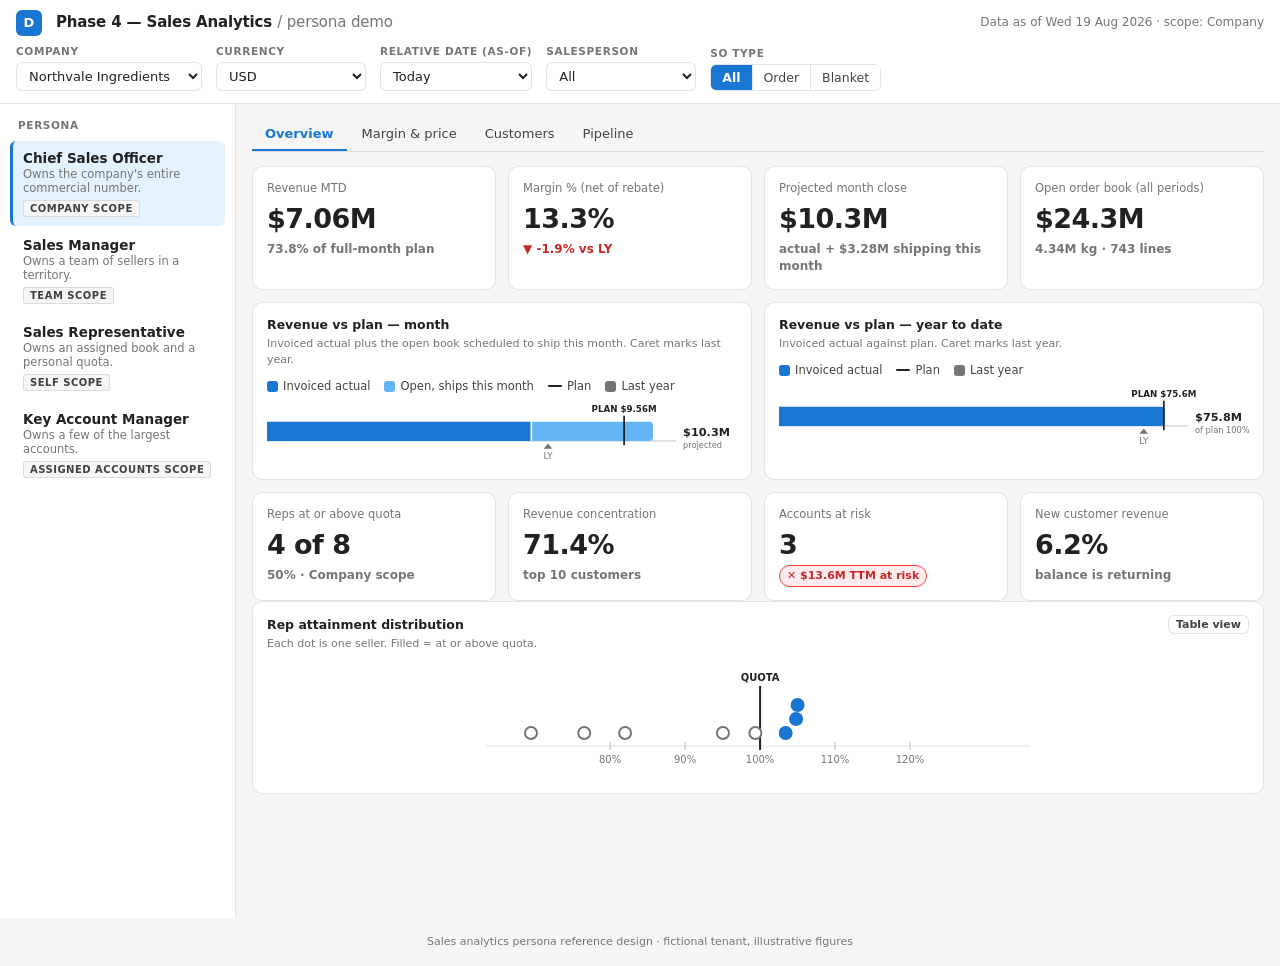
<file: datacor-phase4-demo_5.html>
<!DOCTYPE html>
<html lang="en" data-theme="light">
<head>
<meta charset="utf-8">
<meta name="viewport" content="width=device-width, initial-scale=1">
<title>Datacor Phase 4 — Sales Analytics Personas (Clickable Demo)</title>
<style>
/* ============================================================
   DATACOR GDS TOKENS — snapshot v1.1.0, Light mode
   Sourced from gds-quicksight-theme.json. Swap values here only.
   ============================================================ */
:root{
  /* Surfaces & ink — direct GDS lookups */
  --surface-base:#FFFFFF;        /* surface/base */
  --surface-sunken:#F5F5F5;      /* surface/sunken */
  --text-primary:#212121;        /* text/primary */
  --text-secondary:#424242;      /* text/secondary */
  --accent:#1976D2;              /* surface/colored/primary/main */
  --accent-fg:#FFFFFF;           /* text/onColor/onPrimary */
  --measure:#1976D2;             /* primary/main */
  --dimension:#009688;           /* secondary/main */

  /* Feedback — RESERVED for status only, never a series */
  --st-success:#4CAF50;          /* feedback/success/main */
  --st-warning:#FF9800;          /* feedback/warning/main */
  --st-error:#F44336;            /* feedback/error/main */
  --on-warning:#212121;          /* text/onColor/onWarning */

  /* Categorical series — CAPPED AT 2. Validated all-pairs on #FFFFFF:
     CVD ΔE 16.1 (protan) · normal-vision ΔE 16.7 · both ≥3:1 contrast */
  --series-1:#1976D2;            /* GDS blue 700  */
  --series-2:#009688;            /* GDS teal 500  */

  /* Ordinal / sequential — GDS blue primitives, re-stepped.
     Validated: monotone L, all ΔL ≥0.06, light end 2.21:1, hue spread 15° */
  --seq-1:#64B5F6; --seq-2:#2196F3; --seq-3:#1976D2; --seq-4:#0D47A1;

  /* DERIVED — not in the GDS snapshot. Flagged for GDS team review. */
  --ink-muted:#757575;
  --grid:#E0E0E0;
  --axis:#BDBDBD;
  --border:rgba(33,33,33,.12);
  --success-text:#2E7D32;
  --error-text:#C62828;
  --warn-text:#E65100;

  --font:system-ui,-apple-system,"Segoe UI",Roboto,sans-serif;
  --r:6px; --r-lg:10px;
}
*{box-sizing:border-box}
html,body{margin:0;padding:0}
body{
  font-family:var(--font); background:var(--surface-sunken);
  color:var(--text-primary); font-size:14px; line-height:1.45;
  -webkit-font-smoothing:antialiased;
}
/* ---------- Header ---------- */
header{background:var(--surface-base); border-bottom:1px solid var(--border)}
.brandrow{display:flex; align-items:center; gap:14px; padding:10px 16px 8px}
.logo{
  width:26px;height:26px;border-radius:var(--r);background:var(--accent);
  color:var(--accent-fg);display:grid;place-items:center;font-weight:700;font-size:13px
}
.brand{font-weight:700;font-size:15px;letter-spacing:-.01em}
.brand span{font-weight:400;color:var(--ink-muted)}
.spacer{flex:1}
.asof{font-size:12px;color:var(--ink-muted);font-variant-numeric:tabular-nums}
/* filter row — one row above the content, per interaction spec */
.filters{display:flex;flex-wrap:wrap;gap:14px;align-items:flex-end;padding:0 16px 12px}
.f{display:flex;flex-direction:column;gap:3px}
.f label{font-size:10.5px;text-transform:uppercase;letter-spacing:.06em;color:var(--ink-muted);font-weight:600}
select,.seg{font-family:var(--font);font-size:13px}
select{
  padding:5px 8px;border:1px solid var(--border);border-radius:var(--r);
  background:var(--surface-base);color:var(--text-primary);min-width:150px
}
.seg{display:flex;border:1px solid var(--border);border-radius:var(--r);overflow:hidden}
.seg button{
  border:0;background:var(--surface-base);color:var(--text-secondary);
  padding:5px 11px;cursor:pointer;font-size:12.5px;font-weight:500;font-family:var(--font)
}
.seg button+button{border-left:1px solid var(--border)}
.seg button[aria-pressed="true"]{background:var(--accent);color:var(--accent-fg);font-weight:600}
.tgl{
  display:flex;align-items:center;gap:7px;font-size:12.5px;color:var(--text-secondary);
  cursor:pointer;padding:5px 10px;border:1px solid var(--border);border-radius:var(--r);
  background:var(--surface-base);font-weight:500
}
.tgl input{margin:0;accent-color:var(--accent)}
/* ---------- Shell ---------- */
.shell{display:flex;min-height:calc(100vh - 86px);align-items:stretch}
.rail{
  width:236px;flex:0 0 236px;background:var(--surface-base);
  border-right:1px solid var(--border);padding:14px 10px;
}
.railhead{
  font-size:10.5px;text-transform:uppercase;letter-spacing:.06em;
  color:var(--ink-muted);font-weight:700;padding:0 8px 8px
}
.pbtn{
  display:block;width:100%;text-align:left;border:0;background:transparent;
  padding:9px 10px;border-radius:var(--r);cursor:pointer;font-family:var(--font);
  color:var(--text-primary);margin-bottom:2px;border-left:3px solid transparent
}
.pbtn:hover{background:var(--surface-sunken)}
.pbtn[aria-current="true"]{background:#E3F2FD;border-left-color:var(--accent)}
.pbtn b{display:block;font-size:13.5px;font-weight:650}
.pbtn i{display:block;font-style:normal;font-size:11.5px;color:var(--ink-muted);margin-top:1px}
.scopechip{
  display:inline-block;margin-top:5px;font-size:10px;font-weight:700;letter-spacing:.05em;
  text-transform:uppercase;padding:2px 6px;border-radius:3px;
  background:var(--surface-sunken);color:var(--text-secondary);border:1px solid var(--border)
}
main{flex:1;min-width:0;padding:14px 16px 40px}
/* ---------- Subtabs ---------- */
.subtabs{display:flex;gap:2px;border-bottom:1px solid var(--border);margin-bottom:14px}
.subtabs button{
  border:0;background:transparent;padding:8px 13px;cursor:pointer;font-family:var(--font);
  font-size:13px;color:var(--text-secondary);border-bottom:2px solid transparent;font-weight:500
}
.subtabs button[aria-current="true"]{color:var(--accent);border-bottom-color:var(--accent);font-weight:650}
.subtabs button:hover{color:var(--text-primary)}
/* ---------- Cards ---------- */
.grid{display:grid;gap:12px}
.c{
  background:var(--surface-base);border:1px solid var(--border);
  border-radius:var(--r-lg);padding:13px 14px;position:relative;min-width:0
}
.c > h3{
  margin:0 0 2px;font-size:12.5px;font-weight:650;color:var(--text-primary);
  display:flex;align-items:center;gap:7px
}
.c > .sub{margin:0 0 10px;font-size:11px;color:var(--ink-muted)}
.tile .val{
  font-size:27px;font-weight:660;letter-spacing:-.02em;margin:2px 0 0;
  color:var(--text-primary)
}
.tile .lbl{font-size:11.5px;color:var(--ink-muted);font-weight:500}
.delta{font-size:12px;font-weight:650;display:inline-flex;align-items:center;gap:3px;margin-top:3px}
.delta.up{color:var(--success-text)} .delta.dn{color:var(--error-text)}
.delta.flat{color:var(--ink-muted)}
/* status chip — always icon + label, never colour alone */
.chip{
  display:inline-flex;align-items:center;gap:4px;font-size:11px;font-weight:650;
  padding:2px 7px;border-radius:11px;border:1px solid;white-space:nowrap
}
.chip.ok{color:var(--success-text);border-color:var(--st-success);background:#E8F5E9}
.chip.warn{color:var(--warn-text);border-color:var(--st-warning);background:#FFF3E0}
.chip.err{color:var(--error-text);border-color:var(--st-error);background:#FFEBEE}
.chip.neu{color:var(--text-secondary);border-color:var(--border);background:var(--surface-sunken)}
/* ---------- Tables ---------- */
table{width:100%;border-collapse:collapse;font-size:12.5px}
th{
  text-align:left;font-size:10.5px;text-transform:uppercase;letter-spacing:.05em;
  color:var(--ink-muted);font-weight:700;padding:5px 8px;border-bottom:1px solid var(--grid);
  white-space:nowrap
}
th.n,td.n{text-align:right;font-variant-numeric:tabular-nums}
td{padding:6px 8px;border-bottom:1px solid var(--grid);color:var(--text-primary)}
tbody tr:last-child td{border-bottom:0}
tr.clk{cursor:pointer}
tr.clk:hover td{background:#E3F2FD}
.mini{height:7px;background:var(--surface-sunken);border-radius:4px;overflow:hidden;min-width:56px}
.mini i{display:block;height:100%;border-radius:4px;background:var(--series-1)}
.tblwrap{overflow-x:auto}
/* ---------- Legend ---------- */
.legend{display:flex;gap:14px;flex-wrap:wrap;margin:0 0 8px;font-size:11.5px;color:var(--text-secondary)}
.legend span{display:inline-flex;align-items:center;gap:5px}
.sw{width:11px;height:11px;border-radius:3px;flex:0 0 auto}
.swline{width:14px;height:2px;border-radius:2px}
/* ---------- Tooltip ---------- */
#tip{
  position:fixed;pointer-events:none;opacity:0;transition:opacity .08s;
  background:var(--text-primary);color:#fff;padding:7px 9px;border-radius:var(--r);
  font-size:11.5px;line-height:1.4;z-index:99;max-width:250px;
  box-shadow:0 3px 10px rgba(0,0,0,.22)
}
#tip b{font-variant-numeric:tabular-nums}
/* ---------- Misc ---------- */
.note{
  background:var(--surface-sunken);border:1px solid var(--border);border-radius:var(--r);
  padding:9px 11px;font-size:11.5px;color:var(--text-secondary);margin-top:10px
}
.note b{color:var(--text-primary)}
svg{display:block;overflow:visible}
.tabtoggle{
  border:1px solid var(--border);background:var(--surface-base);border-radius:var(--r);
  font-size:11px;padding:2px 7px;cursor:pointer;color:var(--text-secondary);
  font-family:var(--font);font-weight:600;margin-left:auto
}
.tabtoggle:hover{background:var(--surface-sunken)}
.hidden{display:none}
footer{padding:16px;font-size:11px;color:var(--ink-muted);text-align:center}
</style>
</head>
<body>

<header>
  <div class="brandrow">
    <div class="logo">D</div>
    <div class="brand">Phase 4 — Sales Analytics <span>/ persona demo</span></div>
    <div class="spacer"></div>
    <div class="asof" id="asof"></div>
  </div>
  <div class="filters">
    <div class="f"><label for="fCompany">Company</label>
      <select id="fCompany"><option>Northvale Ingredients</option><option>Northvale Canada ULC</option></select></div>
    <div class="f"><label for="fCurr">Currency</label>
      <select id="fCurr"><option>USD</option><option>CAD</option></select></div>
    <div class="f"><label for="fDate">Relative date (as-of)</label>
      <select id="fDate">
        <option value="today">Today</option><option value="yesterday">Yesterday</option>
        <option value="lastworkday">Last workday</option><option value="lastmonth">Last month</option>
        <option value="lastquarter">Last quarter</option><option value="lastyear">Last year</option>
      </select></div>
    <div class="f"><label for="fRep">Salesperson</label><select id="fRep"></select></div>
    <div class="f"><label>SO type</label>
      <div class="seg" id="fSO" role="group" aria-label="Sales order type">
        <button data-so="all" aria-pressed="true">All</button>
        <button data-so="order" aria-pressed="false">Order</button>
        <button data-so="blanket" aria-pressed="false">Blanket</button>
      </div></div>
    <div class="spacer"></div>
  </div>
</header>

<div class="shell">
  <nav class="rail" id="rail">
    <div class="railhead">Persona</div>
  </nav>
  <main>
    <div class="subtabs" id="subtabs"></div>
    <div id="view"></div>
  </main>
</div>

<div id="tip" role="status" aria-live="polite"></div>
<footer>Sales analytics persona reference design · fictional tenant, illustrative figures</footer>

<script>
"use strict";
/* ==========================================================================
   1. SAMPLE DATA — fictional. Magnitudes chosen to be plausible for a
      ~$120M/yr specialty-ingredient distributor. Nothing here is real.
   ========================================================================== */
const REPS=[
 {id:"r1",name:"A. Okonkwo",   team:"East",  quota:14000000, rev:11480000, kg:1620000, mgn:14.9, cov:2.6, qc:31, flag:4},
 {id:"r2",name:"M. Delgado",   team:"East",  quota:12500000, rev:13100000, kg:1890000, mgn:16.2, cov:3.4, qc:38, flag:1},
 {id:"r3",name:"S. Whitfield", team:"East",  quota:11000000, rev: 8420000, kg:1010000, mgn:12.1, cov:1.8, qc:22, flag:7},
 {id:"r4",name:"J. Bergstrom", team:"West",  quota:13000000, rev:13650000, kg:2140000, mgn:15.4, cov:3.1, qc:35, flag:2},
 {id:"r5",name:"P. Raghavan",  team:"West",  quota:10500000, rev: 9980000, kg:1330000, mgn:17.8, cov:2.9, qc:41, flag:3},
 {id:"r6",name:"C. Lindqvist", team:"West",  quota: 9000000, rev: 6250000, kg: 720000, mgn:11.4, cov:1.4, qc:19, flag:9},
 {id:"r7",name:"T. Abramson",  team:"Key",   quota:16000000, rev:15900000, kg:2480000, mgn:13.7, cov:2.8, qc:29, flag:2},
 {id:"r8",name:"N. Farrukh",   team:"Key",   quota: 8500000, rev: 8790000, kg:1150000, mgn:18.6, cov:3.6, qc:44, flag:0}
];
const CUST=[
 {id:"c1",n:"Ardent Nutrition",       ttm:14820000, kg:2140000, mgn:12.4, rep:"r7", tc:"National", loy:"Loyal",    last:6,  nextDue:-11, lim:2500000, ar:1980000, past:0,      dtp:38.1, dtpP:34.6, cls:9},
 {id:"c2",n:"Belmont Health Sciences",ttm: 9640000, kg:1180000, mgn:15.8, rep:"r2", tc:"National", loy:"Loyal",    last:11, nextDue:2,   lim:1500000, ar:1210000, past:0,      dtp:31.4, dtpP:32.0, cls:7},
 {id:"c3",n:"Cascadia Wellness",      ttm: 7110000, kg: 880000, mgn:11.2, rep:"r4", tc:"Regional", loy:"At risk",  last:74, nextDue:-46, lim:1200000, ar: 268000, past:191000, dtp:61.7, dtpP:44.2, cls:4},
 {id:"c4",n:"Dunmore Pharma",         ttm: 6480000, kg: 410000, mgn:21.6, rep:"r8", tc:"National", loy:"Loyal",    last:4,  nextDue:8,   lim:1000000, ar: 742000, past:0,      dtp:27.9, dtpP:28.4, cls:6},
 {id:"c5",n:"Everline Labs",          ttm: 5920000, kg: 690000, mgn:13.1, rep:"r1", tc:"Regional", loy:"Active",   last:19, nextDue:-3,  lim: 800000, ar: 863000, past: 94000, dtp:48.3, dtpP:39.1, cls:5},
 {id:"c6",n:"Fairmount Botanicals",   ttm: 4760000, kg: 540000, mgn:16.9, rep:"r5", tc:"Regional", loy:"Active",   last:9,  nextDue:14,  lim: 750000, ar: 402000, past:0,      dtp:33.0, dtpP:33.8, cls:5},
 {id:"c7",n:"Granby Supplements",     ttm: 4180000, kg: 620000, mgn: 9.8, rep:"r3", tc:"Regional", loy:"At risk",  last:58, nextDue:-30, lim: 600000, ar: 611000, past:148000, dtp:57.2, dtpP:41.5, cls:3},
 {id:"c8",n:"Halstead Nutraceutical", ttm: 3940000, kg: 470000, mgn:14.3, rep:"r2", tc:"Regional", loy:"Active",   last:13, nextDue:5,   lim: 500000, ar: 288000, past:0,      dtp:35.6, dtpP:35.1, cls:4},
 {id:"c9",n:"Ironwood Health",        ttm: 3210000, kg: 390000, mgn:17.4, rep:"r6", tc:"Local",    loy:"Active",   last:22, nextDue:-6,  lim: 400000, ar: 197000, past:  0,    dtp:29.8, dtpP:30.9, cls:3},
 {id:"c10",n:"Juniper Life Sciences", ttm: 2870000, kg: 310000, mgn:19.2, rep:"r5", tc:"Local",    loy:"Loyal",    last:7,  nextDue:11,  lim: 350000, ar: 141000, past:0,      dtp:26.2, dtpP:27.7, cls:4},
 {id:"c11",n:"Kestrel Formulations",  ttm: 2240000, kg: 280000, mgn:10.6, rep:"r6", tc:"Local",    loy:"At risk",  last:91, nextDue:-63, lim: 300000, ar:  62000, past: 62000, dtp:72.4, dtpP:50.3, cls:2},
 {id:"c12",n:"Larkspur Nutrition",    ttm: 1980000, kg: 240000, mgn:15.1, rep:"r1", tc:"Local",    loy:"Active",   last:16, nextDue:4,   lim: 250000, ar: 118000, past:0,      dtp:32.8, dtpP:31.4, cls:3}
];
const CLASSES=[
 ["Minerals",28400000],["Nutritional Supplements",21900000],["Excipients",12100000],
 ["Carotenoids",8300000],["Vitamins",6900000],["Fibers",4400000],["Sweeteners",3800000],
 ["Acidulants",2900000],["Flavors",2100000],["OTC Pharma",1700000],["Premixes",1400000],
 ["Phosphates",1100000],["Aminos",800000],["Industrial",400000]
];
/* 24 months: margin % net of rebate, and realised price per kg */
const MONTHS=(()=>{const a=[],base=13.4;for(let i=0;i<24;i++){
  const m=base+Math.sin(i/2.6)*1.5+(i>16?-0.9:0)+((i%5)-2)*0.18;
  const p=8.9+Math.cos(i/3.1)*0.5-(i*0.031);
  a.push({i,label:mLabel(i),mgn:+m.toFixed(1),ppk:+p.toFixed(2)});}return a;})();
function mLabel(i){const names=["Sep","Oct","Nov","Dec","Jan","Feb","Mar","Apr","May","Jun","Jul","Aug"];
  return names[i%12]+" "+(24-i>12?"'24":"'25");}
const STAGES=[["Qualified",14200000,31],["Sampling",9800000,44],["Trial order",6100000,58],["Contract",3400000,72],["Committed",2200000,19]];
const SHIP7=[
 ["Ardent Nutrition","SO104412","Magnesium Oxide HA Powder USP (1371)","08/21/26",31360],
 ["Belmont Health Sciences","SO104455","Ascorbic Acid 97% Granular (1204)","08/21/26",14480],
 ["Dunmore Pharma","SO104460","Microcrystalline Cellulose 101 (1399)","08/22/26",3750],
 ["Everline Labs","SO104471","Citric Acid Anhydrous FG (1112)","08/24/26",22000],
 ["Fairmount Botanicals","SO104488","Beta Carotene 22% LF Susp. (1036)","08/25/26",2000],
 ["Ardent Nutrition","SO104502","Magnesium Citrate Anhydrous (1343)","08/25/26",11550]
];
/* Company plan & actuals. Open book splits into discrete vs blanket. */
const CO={
  planMTD:9_565_000, revMTD:7_056_000, revMTD_LY:7_527_000,
  planYTD:75_565_000, revYTD:75_779_000, revYTD_LY:71_629_000,
  /* Total open book and what ships this month are two separate figures.
     Conflating them makes projected close read several times over plan. */
  openOrder:24_310_000, openBlanket:9_339_000, openThisMo:3_281_000, openThisMoBlanket:742_000,
  openKg:4_338_000, openLines:743,
  mgn:13.26, mgnLY:15.19, mgnTarget:15.0, ppk:8.34, ppkLY:8.71,
  top10Share:71.4, newShare:6.2
};
/* As-of snapshot multipliers — demonstrates the Relative Date control */
const ASOF={today:1,yesterday:.994,lastworkday:.981,lastmonth:.902,lastquarter:.727,lastyear:.318};
const ASOF_LABEL={today:"Wed 19 Aug 2026",yesterday:"Tue 18 Aug 2026",lastworkday:"Mon 17 Aug 2026",
  lastmonth:"Fri 31 Jul 2026",lastquarter:"Tue 30 Jun 2026",lastyear:"Mon 31 Dec 2025"};

/* ==========================================================================
   2. FORMATTERS
   ========================================================================== */
const nf=new Intl.NumberFormat("en-US");
const money=v=>"$"+nf.format(Math.round(v));
const mShort=v=>{const a=Math.abs(v);return (v<0?"-$":"$")+(a>=1e6?(a/1e6).toFixed(a>=1e7?1:2)+"M":a>=1e3?(a/1e3).toFixed(0)+"K":a.toFixed(0));};
const kg=v=>nf.format(Math.round(v))+" kg";
const kgS=v=>(v/1e6>=1?(v/1e6).toFixed(2)+"M":(v/1e3).toFixed(0)+"K")+" kg";
const pct=(v,d=1)=>v.toFixed(d)+"%";
const signPct=(v,d=1)=>(v>0?"+":"")+v.toFixed(d)+"%";

/* ==========================================================================
   3. STATE
   ========================================================================== */
const S={persona:"cso",tab:0,so:"all",asof:"today",rep:"all",cust:"c1"};
const PERSONAS=[
 {id:"cso",name:"Chief Sales Officer",scope:"Company",
  desc:"Owns the company's entire commercial number.",
  tabs:["Overview","Margin & price","Customers","Pipeline"]},
 {id:"mgr",name:"Sales Manager",scope:"Team",
  desc:"Owns a team of sellers in a territory.",
  tabs:["Team","Action queue","Pipeline"]},
 {id:"rep",name:"Sales Representative",scope:"Self",
  desc:"Owns an assigned book and a personal quota.",
  tabs:["My day","My numbers"]},
 {id:"kam",name:"Key Account Manager",scope:"Assigned accounts",
  desc:"Owns a few of the largest accounts.",
  tabs:["Customer 360","Cadence","Credit & A/R"]}
];
const openTotal=()=>S.so==="all"?CO.openOrder:S.so==="blanket"?CO.openBlanket:CO.openOrder-CO.openBlanket;
const openMonth=()=>S.so==="all"?CO.openThisMo:S.so==="blanket"?CO.openThisMoBlanket:CO.openThisMo-CO.openThisMoBlanket;
const k=()=>ASOF[S.asof];

/* ==========================================================================
   4. SVG CHART PRIMITIVES
   Rules applied: single axis, 2px lines, ≥8px markers, 4px rounded data-ends
   anchored to baseline, 2px surface gap between adjacent/stacked fills,
   recessive grid, direct labels, hover tooltip on every plotted form.
   ========================================================================== */
const SVGNS="http://www.w3.org/2000/svg";
function el(t,a={}){const e=document.createElementNS(SVGNS,t);for(const k in a)e.setAttribute(k,a[k]);return e;}
const tip=document.getElementById("tip");
function bindTip(node,html){
  node.addEventListener("mousemove",e=>{
    tip.innerHTML=html; tip.style.opacity=1;
    const w=tip.offsetWidth,h=tip.offsetHeight;
    let x=e.clientX+13,y=e.clientY-h-9;
    if(x+w>innerWidth-8)x=e.clientX-w-13; if(y<6)y=e.clientY+15;
    tip.style.left=x+"px"; tip.style.top=y+"px";
  });
  node.addEventListener("mouseleave",()=>tip.style.opacity=0);
}
/* rounded rect, radius on one end only (data-end), baseline stays square */
function barPath(x,y,w,h,r,dir){
  r=Math.max(0,Math.min(r,dir==="h"?w:h));
  if(dir==="h")return `M${x},${y} H${x+w-r} a${r},${r} 0 0 1 ${r},${r} V${y+h-r} a${r},${r} 0 0 1 ${-r},${r} H${x} Z`;
  return `M${x},${y+r} a${r},${r} 0 0 1 ${r},${-r} H${x+w-r} a${r},${r} 0 0 1 ${r},${r} V${y+h} H${x} Z`;
}
/* --- Composition bar: actual + open, with plan target tick and LY caret --- */
function planBar(opts){
  const {actual,open,plan,ly,label,fmt=mShort}=opts;
  const W=540,H=64,L=0,padR=70,axisY=40,barH=22;
  const max=Math.max(actual+open,plan,ly)*1.06;
  const sc=v=>(v/max)*(W-padR);
  const s=el("svg",{viewBox:`0 0 ${W} ${H}`,width:"100%",height:H,role:"img","aria-label":label});
  s.appendChild(el("line",{x1:0,y1:axisY,x2:W-padR,y2:axisY,stroke:"var(--axis)","stroke-width":1}));
  const aw=sc(actual), ow=open>0?sc(open):0;
  const g1=el("path",{d:barPath(L,axisY-barH,aw,barH,ow>2?0:4,"h"),fill:"var(--seq-3)"});
  bindTip(g1,`<b>${fmt(actual)}</b> invoiced actual`); s.appendChild(g1);
  if(ow>2){ /* 2px surface gap between adjacent fills */
    const g2=el("path",{d:barPath(L+aw+2,axisY-barH,Math.max(ow-2,1),barH,4,"h"),fill:"var(--seq-1)"});
    bindTip(g2,`<b>${fmt(open)}</b> open order book<br>projected close ${fmt(actual+open)}`);
    s.appendChild(g2);
  }
  const px=sc(plan);
  s.appendChild(el("line",{x1:px,y1:axisY-barH-7,x2:px,y2:axisY+5,stroke:"var(--text-primary)","stroke-width":2}));
  const pl=el("text",{x:px,y:axisY-barH-11,"text-anchor":"middle","font-size":10,"font-weight":700,fill:"var(--text-primary)"});
  pl.textContent="PLAN "+fmt(plan); s.appendChild(pl);
  const lx=sc(ly);
  const car=el("path",{d:`M${lx-5},${axisY+9} L${lx+5},${axisY+9} L${lx},${axisY+3} Z`,fill:"var(--ink-muted)"});
  bindTip(car,`<b>${fmt(ly)}</b> same period last year`); s.appendChild(car);
  const ll=el("text",{x:lx,y:axisY+21,"text-anchor":"middle","font-size":10,fill:"var(--ink-muted)"});
  ll.textContent="LY"; s.appendChild(ll);
  const tot=el("text",{x:W-padR+8,y:axisY-6,"font-size":13,"font-weight":700,fill:"var(--text-primary)"});
  tot.textContent=fmt(actual+open); s.appendChild(tot);
  const tl=el("text",{x:W-padR+8,y:axisY+8,"font-size":9.5,fill:"var(--ink-muted)"});
  tl.textContent=open>0?"projected":"of plan "+pct(actual/plan*100,0); s.appendChild(tl);
  return s;
}
/* --- Line chart, 1–2 series, crosshair + tooltip, direct end labels --- */
function lineChart(series,opts={}){
  const {H=170,fmt=v=>v.toFixed(1)+"%",target=null,targetLabel="target"}=opts;
  const W=560,mL=8,mR=54,mT=14,mB=22;
  const pts=series[0].data.length;
  const all=series.flatMap(s=>s.data).concat(target!=null?[target]:[]);
  let lo=Math.min(...all),hi=Math.max(...all); const pad=(hi-lo)*0.22||1; lo-=pad; hi+=pad;
  const X=i=>mL+(i/(pts-1))*(W-mL-mR), Y=v=>mT+(1-(v-lo)/(hi-lo))*(H-mT-mB);
  const s=el("svg",{viewBox:`0 0 ${W} ${H}`,width:"100%",height:H,role:"img",
    "aria-label":series.map(x=>x.name).join(" and ")});
  for(let g=0;g<4;g++){const y=mT+(g/3)*(H-mT-mB);
    s.appendChild(el("line",{x1:mL,y1:y,x2:W-mR,y2:y,stroke:"var(--grid)","stroke-width":1}));}
  if(target!=null){
    s.appendChild(el("line",{x1:mL,y1:Y(target),x2:W-mR,y2:Y(target),stroke:"var(--text-primary)",
      "stroke-width":1.5,"stroke-dasharray":"5 3"}));
    const t=el("text",{x:W-mR+5,y:Y(target)+3.5,"font-size":10,"font-weight":650,fill:"var(--text-primary)"});
    t.textContent=targetLabel; s.appendChild(t);
  }
  series.forEach((ser,si)=>{
    const col=si===0?"var(--series-1)":"var(--series-2)";
    const d=ser.data.map((v,i)=>(i?"L":"M")+X(i)+","+Y(v)).join(" ");
    s.appendChild(el("path",{d,fill:"none",stroke:col,"stroke-width":2,"stroke-linejoin":"round","stroke-linecap":"round"}));
    const li=ser.data.length-1;
    s.appendChild(el("circle",{cx:X(li),cy:Y(ser.data[li]),r:4.5,fill:col,stroke:"var(--surface-base)","stroke-width":2}));
    const lab=el("text",{x:X(li)+8,y:Y(ser.data[li])+3.5,"font-size":11,"font-weight":700,fill:"var(--text-primary)"});
    lab.textContent=fmt(ser.data[li]); s.appendChild(lab);
  });
  [0,Math.floor(pts/2),pts-1].forEach(i=>{
    const t=el("text",{x:X(i),y:H-5,"font-size":10,fill:"var(--ink-muted)",
      "text-anchor":i===0?"start":i===pts-1?"end":"middle"});
    t.textContent=series[0].labels[i]; s.appendChild(t);
  });
  const cross=el("line",{x1:0,y1:mT,x2:0,y2:H-mB,stroke:"var(--axis)","stroke-width":1,opacity:0});
  s.appendChild(cross);
  const hit=el("rect",{x:0,y:0,width:W,height:H,fill:"transparent"});
  hit.addEventListener("mousemove",e=>{
    const r=s.getBoundingClientRect(); const rel=(e.clientX-r.left)/r.width*W;
    let i=Math.round(((rel-mL)/(W-mL-mR))*(pts-1)); i=Math.max(0,Math.min(pts-1,i));
    cross.setAttribute("x1",X(i)); cross.setAttribute("x2",X(i)); cross.setAttribute("opacity",1);
    tip.innerHTML=`<div style="color:#BDBDBD;margin-bottom:3px">${series[0].labels[i]}</div>`+
      series.map((ser,si)=>`<div><span style="display:inline-block;width:8px;height:8px;border-radius:2px;background:${si===0?"#1976D2":"#009688"};margin-right:5px"></span>${ser.name} <b>${fmt(ser.data[i])}</b></div>`).join("");
    tip.style.opacity=1;
    const w=tip.offsetWidth,h=tip.offsetHeight; let x=e.clientX+13,y=e.clientY-h-9;
    if(x+w>innerWidth-8)x=e.clientX-w-13; if(y<6)y=e.clientY+15;
    tip.style.left=x+"px"; tip.style.top=y+"px";
  });
  hit.addEventListener("mouseleave",()=>{tip.style.opacity=0;cross.setAttribute("opacity",0);});
  s.appendChild(hit);
  return s;
}
/* --- Ranked horizontal bars, single hue (magnitude), direct labels --- */
function rankedBar(rows,opts={}){
  const {fmt=mShort,labelW=142,rowH=20,max:mx=null,color="var(--seq-3)"}=opts;
  const W=560,padR=64; const max=mx||Math.max(...rows.map(r=>r[1]))*1.02;
  const H=rows.length*rowH+4;
  const s=el("svg",{viewBox:`0 0 ${W} ${H}`,width:"100%",height:H,role:"img","aria-label":"ranked values"});
  rows.forEach((r,i)=>{
    const y=i*rowH+2, bh=rowH-6; /* 2px+ surface gap between adjacent bars */
    const t=el("text",{x:labelW-8,y:y+bh-3,"text-anchor":"end","font-size":11,fill:"var(--text-secondary)"});
    t.textContent=r[0]; s.appendChild(t);
    const w=Math.max((r[1]/max)*(W-labelW-padR),1);
    const p=el("path",{d:barPath(labelW,y,w,bh,4,"h"),fill:r[3]||color});
    bindTip(p,`<b>${r[0]}</b><br>${fmt(r[1])}${r[2]?"<br>"+r[2]:""}`); s.appendChild(p);
    const v=el("text",{x:labelW+w+7,y:y+bh-3,"font-size":11,"font-weight":650,fill:"var(--text-primary)"});
    v.textContent=fmt(r[1]); s.appendChild(v);
  });
  return s;
}
/* --- Attainment dot strip with 100% reference --- */
function dotStrip(reps){
  const W=560,H=118,mL=8,mR=8,mT=32,base=84;
  const vals=reps.map(r=>r.rev/r.quota*100);
  const lo=Math.min(70,...vals)-6, hi=Math.max(130,...vals)+6;
  const X=v=>mL+((v-lo)/(hi-lo))*(W-mL-mR);
  const s=el("svg",{viewBox:`0 0 ${W} ${H}`,width:"100%",height:H,role:"img","aria-label":"rep attainment distribution"});
  s.appendChild(el("line",{x1:mL,y1:base,x2:W-mR,y2:base,stroke:"var(--grid)","stroke-width":1}));
  [80,90,100,110,120].forEach(v=>{
    s.appendChild(el("line",{x1:X(v),y1:base-4,x2:X(v),y2:base+4,stroke:"var(--axis)","stroke-width":1}));
    const t=el("text",{x:X(v),y:base+17,"text-anchor":"middle","font-size":10,fill:"var(--ink-muted)"});
    t.textContent=v+"%"; s.appendChild(t);
  });
  s.appendChild(el("line",{x1:X(100),y1:mT-8,x2:X(100),y2:base+4,stroke:"var(--text-primary)","stroke-width":2}));
  const tl=el("text",{x:X(100),y:mT-13,"text-anchor":"middle","font-size":10,"font-weight":700,fill:"var(--text-primary)"});
  tl.textContent="QUOTA"; s.appendChild(tl);
  /* Deterministic collision resolution: stack a dot only when it would overlap
     one already placed, so identical values never render as a single blob. */
  const placed=[];
  reps.map(r=>({r,v:r.rev/r.quota*100})).sort((a,b)=>a.v-b.v).forEach(({r,v})=>{
    const cx=X(v);
    let row=0; while(placed.some(p=>p.row===row&&Math.abs(p.cx-cx)<14))row++;
    placed.push({cx,row});
    const cy=base-13-row*14, at=v>=100;
    const c=el("circle",{cx,cy,r:6,fill:at?"var(--seq-3)":"var(--surface-base)",
      stroke:at?"var(--seq-3)":"var(--ink-muted)","stroke-width":2});
    bindTip(c,`<b>${r.name}</b> · ${r.team}<br>${pct(v)} of quota<br>${mShort(r.rev)} of ${mShort(r.quota)}`);
    s.appendChild(c);
  });
  return s;
}
/* --- Funnel: ordinal ramp (validated), 2px gaps, direct labels --- */
function funnel(rows){
  const W=560,rowH=30,labelW=118,padR=96,H=rows.length*rowH+4;
  const max=Math.max(...rows.map(r=>r[1]));
  const ramp=["var(--seq-1)","var(--seq-2)","var(--seq-3)","var(--seq-4)","var(--seq-4)"];
  const s=el("svg",{viewBox:`0 0 ${W} ${H}`,width:"100%",height:H,role:"img","aria-label":"pipeline by stage"});
  rows.forEach((r,i)=>{
    const y=i*rowH+2,bh=rowH-8;
    const t=el("text",{x:labelW-8,y:y+bh-4,"text-anchor":"end","font-size":11.5,fill:"var(--text-secondary)"});
    t.textContent=r[0]; s.appendChild(t);
    const w=Math.max((r[1]/max)*(W-labelW-padR),1);
    const p=el("path",{d:barPath(labelW,y,w,bh,4,"h"),fill:ramp[i]});
    bindTip(p,`<b>${r[0]}</b><br>${mShort(r[1])} open<br>median stage age ${r[2]} days`);
    s.appendChild(p);
    const v=el("text",{x:labelW+w+7,y:y+bh-4,"font-size":11.5,"font-weight":650,fill:"var(--text-primary)"});
    v.textContent=mShort(r[1]); s.appendChild(v);
    const a=el("text",{x:W-4,y:y+bh-4,"text-anchor":"end","font-size":10.5,fill:"var(--ink-muted)"});
    a.textContent=r[2]+"d age"; s.appendChild(a);
  });
  return s;
}
/* --- Credit utilisation meter (single measure, status-coded + labelled) --- */
function meter(used,limit){
  const W=560,H=48,barH=16,y=14;
  const u=used/limit*100, over=u>100;
  const s=el("svg",{viewBox:`0 0 ${W} ${H}`,width:"100%",height:H,role:"img","aria-label":"credit utilisation"});
  s.appendChild(el("path",{d:barPath(0,y,W-90,barH,4,"h"),fill:"var(--surface-sunken)"}));
  const w=Math.max(Math.min(u,100)/100*(W-90),2);
  const col=over?"var(--st-error)":u>85?"var(--st-warning)":"var(--seq-3)";
  const p=el("path",{d:barPath(0,y,w,barH,4,"h"),fill:col});
  bindTip(p,`<b>${pct(u,0)}</b> of credit limit used<br>${money(used)} of ${money(limit)}`); s.appendChild(p);
  const t=el("text",{x:W-84,y:y+barH-2,"font-size":13,"font-weight":700,
    fill:over?"var(--error-text)":"var(--text-primary)"});
  t.textContent=pct(u,0); s.appendChild(t);
  const l=el("text",{x:0,y:H-3,"font-size":10.5,fill:"var(--ink-muted)"});
  l.textContent=money(used)+" of "+money(limit)+" limit"; s.appendChild(l);
  return s;
}
/* --- A/R aging: stacked, 2px gaps, status hues + labels --- */
function aging(rows){
  const W=560,H=52,barH=20,y=8,total=rows.reduce((a,r)=>a+r[1],0);
  const s=el("svg",{viewBox:`0 0 ${W} ${H}`,width:"100%",height:H,role:"img","aria-label":"A/R aging"});
  let x=0;
  rows.forEach((r,i)=>{
    const w=(r[1]/total)*W; if(w<=0)return;
    const seg=Math.max(w-(i<rows.length-1?2:0),1);
    const p=el("path",{d:barPath(x,y,seg,barH,i===rows.length-1?4:0,"h"),fill:r[2]});
    bindTip(p,`<b>${r[0]}</b><br>${money(r[1])} · ${pct(r[1]/total*100,0)} of A/R`); s.appendChild(p);
    if(w>66){
      const t=el("text",{x:x+5,y:y+barH+15,"font-size":10,fill:"var(--text-secondary)"});
      t.textContent=r[0]+" "+mShort(r[1]); s.appendChild(t);
    }
    x+=w;
  });
  return s;
}

/* ==========================================================================
   5. HTML BUILDERS
   ========================================================================== */
const h=(t,c,html)=>{const e=document.createElement(t);if(c)e.className=c;if(html!=null)e.innerHTML=html;return e;};
function card(title,sub,evidence,tools){
  const c=h("div","c");
  if(title){const t=h("h3",null,title);if(tools)t.appendChild(tools);c.appendChild(t);}
  if(sub)c.appendChild(h("p","sub",sub));
  return c;
}
function tile(label,value,deltaHtml,evidence){
  const c=card(null,null,evidence); c.classList.add("tile");
  c.appendChild(h("div","lbl",label));
  c.appendChild(h("div","val",value));
  if(deltaHtml)c.appendChild(h("div",null,deltaHtml));
  return c;
}
const up=t=>`<span class="delta up">▲ ${t}</span>`;
const dn=t=>`<span class="delta dn">▼ ${t}</span>`;
const flat=t=>`<span class="delta flat">${t}</span>`;
function chip(kind,icon,text){return `<span class="chip ${kind}">${icon} ${text}</span>`;}
const chipOK=t=>chip("ok","✓",t), chipWarn=t=>chip("warn","!",t),
      chipErr=t=>chip("err","✕",t), chipNeu=t=>chip("neu","•",t);
/* table with a paired table-view/chart-view discipline */
function table(head,rows,opts={}){
  const w=h("div","tblwrap"),t=document.createElement("table");
  const th=document.createElement("thead"),tr=document.createElement("tr");
  head.forEach(c=>{const e=document.createElement("th");
    if(c.n)e.className="n";e.textContent=c.t||c;tr.appendChild(e);});
  th.appendChild(tr);t.appendChild(th);
  const tb=document.createElement("tbody");
  rows.forEach(r=>{
    const tr=document.createElement("tr");
    if(r.click){tr.className="clk";tr.tabIndex=0;tr.addEventListener("click",r.click);
      tr.addEventListener("keydown",e=>{if(e.key==="Enter")r.click();});}
    (r.cells||r).forEach((c,i)=>{const td=document.createElement("td");
      if(head[i]&&head[i].n)td.className="n";
      if(c&&c.html!==undefined)td.innerHTML=c.html;else td.textContent=c;
      tr.appendChild(td);});
    tb.appendChild(tr);
  });
  t.appendChild(tb);w.appendChild(t);return w;
}
function legend(items){
  const l=h("div","legend");
  items.forEach(([col,txt,line])=>{
    l.appendChild(h("span",null,`<i class="sw ${line?"swline":""}" style="background:${col}"></i>${txt}`));
  });
  return l;
}
/* toggle between a chart and its equivalent table (contrast-relief rule) */
function withTableView(c,svg,tbl){
  const btn=h("button","tabtoggle","Table view");
  const chartBox=h("div",null),tblBox=h("div","hidden");
  chartBox.appendChild(svg); tblBox.appendChild(tbl);
  btn.addEventListener("click",()=>{
    const showing=tblBox.classList.toggle("hidden");
    chartBox.classList.toggle("hidden",!showing);
    btn.textContent=showing?"Table view":"Chart view";
  });
  c.querySelector("h3").appendChild(btn);
  c.appendChild(chartBox); c.appendChild(tblBox);
  return c;
}

/* ==========================================================================
   6. VIEWS
   ========================================================================== */
/* retained only so the card() signature stays stable; nothing is rendered from it */
const EV={net:null,bar:null,inf:null,blk:null};
const scopedReps=()=>S.rep==="all"?REPS:REPS.filter(r=>r.id===S.rep);
const scopeLabel=()=>{const p=PERSONAS.find(x=>x.id===S.persona);return p.scope;};

function viewCSO(tab){
  const v=h("div"),f=k(),open=openTotal()*f,openMo=openMonth()*f;
  if(tab===0){
    const g=h("div","grid");g.style.gridTemplateColumns="repeat(4,1fr)";
    g.appendChild(tile("Revenue MTD",mShort(CO.revMTD*f),
      flat(pct(CO.revMTD*f/CO.planMTD*100,1)+" of full-month plan"),EV.bar));
    g.appendChild(tile("Margin % (net of rebate)",pct(CO.mgn),
      dn(signPct(CO.mgn-CO.mgnLY)+" vs LY"),EV.net));
    g.appendChild(tile("Projected month close",mShort(CO.revMTD*f+openMo),
      flat("actual + "+mShort(openMo)+" shipping this month"),EV.bar));
    g.appendChild(tile("Open order book (all periods)",mShort(open),
      flat(kgS(CO.openKg*f)+" · "+Math.round(CO.openLines*f)+" lines"),EV.bar));
    v.appendChild(g);

    const g2=h("div","grid");g2.style.gridTemplateColumns="1fr 1fr";g2.style.marginTop="12px";
    const c1=card("Revenue vs plan — month",
      "Invoiced actual plus the open book scheduled to ship this month. Caret marks last year.",EV.bar);
    c1.appendChild(legend([["var(--seq-3)","Invoiced actual"],["var(--seq-1)","Open, ships this month"],
      ["var(--text-primary)","Plan",1],["var(--ink-muted)","Last year"]]));
    c1.appendChild(planBar({actual:CO.revMTD*f,open:openMo,plan:CO.planMTD,ly:CO.revMTD_LY,label:"Month revenue vs plan"}));
    const c2=card("Revenue vs plan — year to date",
      "Invoiced actual against plan. Caret marks last year.",EV.bar);
    c2.appendChild(legend([["var(--seq-3)","Invoiced actual"],
      ["var(--text-primary)","Plan",1],["var(--ink-muted)","Last year"]]));
    c2.appendChild(planBar({actual:CO.revYTD*f,open:0,plan:CO.planYTD,ly:CO.revYTD_LY,label:"YTD revenue vs plan"}));
    g2.appendChild(c1);g2.appendChild(c2);v.appendChild(g2);

    const g3=h("div","grid");g3.style.gridTemplateColumns="repeat(4,1fr)";g3.style.marginTop="12px";
    g3.appendChild(tile("Reps at or above quota","4 of 8",flat("50% · "+scopeLabel()+" scope"),EV.net));
    g3.appendChild(tile("Revenue concentration",pct(CO.top10Share),
      flat("top 10 customers"),EV.bar));
    g3.appendChild(tile("Accounts at risk","3",
      `<div>${chipErr("$13.6M TTM at risk")}</div>`,EV.net));
    g3.appendChild(tile("New customer revenue",pct(CO.newShare),
      flat("balance is returning"),EV.inf));
    v.appendChild(g3);

    const c4=card("Rep attainment distribution",
      "Each dot is one seller. Filled = at or above quota.",EV.net);
    c4.appendChild(dotStrip(REPS));
    const t4=table(["Seller","Team",{t:"Revenue",n:1},{t:"Quota",n:1},{t:"Attainment",n:1}],
      REPS.map(r=>[r.name,r.team,mShort(r.rev),mShort(r.quota),pct(r.rev/r.quota*100,0)]));
    v.appendChild(withTableView(c4,c4.lastChild,t4));
  }
  if(tab===1){
    const g=h("div","grid");g.style.gridTemplateColumns="repeat(3,1fr)";
    g.appendChild(tile("Margin % net of rebate",pct(CO.mgn),dn(signPct(CO.mgn-CO.mgnLY)+" vs LY"),EV.net));
    g.appendChild(tile("Maintained margin target",pct(CO.mgnTarget),
      `<div>${chipWarn(pct(CO.mgnTarget-CO.mgn)+" below target")}</div>`,EV.net));
    g.appendChild(tile("Realised price per kg","$"+CO.ppk.toFixed(2),
      dn(signPct((CO.ppk/CO.ppkLY-1)*100)+" vs LY"),EV.bar));
    v.appendChild(g);
    const c=card("Margin % trend, 24 months",
      "Net of supplier rebate. Dashed line is the maintained margin target.",EV.net);
    c.appendChild(lineChart([{name:"Margin % net of rebate",data:MONTHS.map(m=>m.mgn),labels:MONTHS.map(m=>m.label)}],
      {target:CO.mgnTarget,targetLabel:"target 15.0%"}));
    v.appendChild(c);
    const c2=card("Realised price per kg, 24 months",
      "Realised price per unit mass, rolling 24 months.",EV.bar);
    c2.appendChild(lineChart([{name:"Price per kg",data:MONTHS.map(m=>m.ppk),labels:MONTHS.map(m=>m.label)}],
      {fmt:v=>"$"+v.toFixed(2)}));
    v.appendChild(c2);
    const c3=card("Revenue by product class, rolling 12 months",
      "Rolling 12 months, ranked.",EV.bar);
    c3.appendChild(rankedBar(CLASSES.map(c=>[c[0],c[1]])));
    v.appendChild(withTableView(c3,c3.lastChild,
      table(["Product class",{t:"Rolling 12M revenue",n:1}],CLASSES.map(c=>[c[0],mShort(c[1])]))));
  }
  if(tab===2){
    const c=card("Customers by trailing-12-month revenue",
      "Click any row to open that account.",EV.bar);
    c.appendChild(table(
      ["Customer","Trade class","Status",{t:"TTM revenue",n:1},{t:"Volume",n:1},{t:"Margin %",n:1},{t:"Days since order",n:1}],
      CUST.map(c2=>({cells:[c2.n,c2.tc,{html:c2.loy==="At risk"?chipErr("At risk"):c2.loy==="Loyal"?chipOK("Loyal"):chipNeu("Active")},
        mShort(c2.ttm),kgS(c2.kg),pct(c2.mgn),String(c2.last)],
        click:()=>{S.cust=c2.id;S.persona="kam";S.tab=0;render();}}))));
    v.appendChild(c);
    const g=h("div","grid");g.style.gridTemplateColumns="1fr 1fr";g.style.marginTop="12px";
    const c2=card("Revenue concentration","Top 10 customers as a share of total revenue.",EV.bar);
    c2.appendChild(rankedBar([["Top 10 customers",CO.top10Share,"of total revenue"],
      ["All other customers",100-CO.top10Share,"of total revenue"]],{fmt:v=>pct(v),max:100,labelW:150}));
    const c3=card("Accounts at risk","Past the expected next order date, beyond tolerance.",EV.net);
    c3.appendChild(table(["Customer","Overdue",{t:"TTM at risk",n:1}],
      CUST.filter(x=>x.loy==="At risk").map(x=>({cells:[x.n,{html:chipErr(Math.abs(x.nextDue)+"d past due date")},mShort(x.ttm)],
        click:()=>{S.cust=x.id;S.persona="kam";S.tab=1;render();}}))));
    g.appendChild(c2);g.appendChild(c3);v.appendChild(g);
  }
  if(tab===3){
    const g=h("div","grid");g.style.gridTemplateColumns="repeat(3,1fr)";
    g.appendChild(tile("Open pipeline coverage","2.7×",flat("against remaining quota"),EV.inf));
    g.appendChild(tile("Quote-to-order conversion","33.1%",up("+2.4pp vs prior 4 qtrs"),EV.inf));
    g.appendChild(tile("Forecast accuracy","—",`<div>${chipErr("Not buildable")}</div>`,EV.blk));
    v.appendChild(g);
    const c=card("Pipeline by stage","Open value and median stage age.",EV.inf);
    c.appendChild(funnel(STAGES));
    v.appendChild(withTableView(c,c.lastChild,
      table(["Stage",{t:"Open value",n:1},{t:"Median age",n:1}],STAGES.map(s=>[s[0],mShort(s[1]),s[2]+" days"]))));
  }
  return v;
}

function viewMgr(tab){
  const v=h("div"),f=k(),team=S.rep==="all"?REPS:scopedReps();
  const tRev=team.reduce((a,r)=>a+r.rev,0)*f, tQ=team.reduce((a,r)=>a+r.quota,0);
  const overLimit=CUST.filter(c=>c.ar>c.lim||c.ar/c.lim>.85);
  if(tab===0){
    const g=h("div","grid");g.style.gridTemplateColumns="repeat(4,1fr)";
    g.appendChild(tile("Team revenue vs plan",mShort(tRev),
      (tRev>=tQ?up:dn)(signPct((tRev/tQ-1)*100)+" vs quota"),EV.net));
    g.appendChild(tile("Team margin %",pct(team.reduce((a,r)=>a+r.mgn,0)/team.length),
      flat("peer median "+pct(15.2)),EV.net));
    g.appendChild(tile("Accounts needing action",String(team.reduce((a,r)=>a+r.flag,0)),
      `<div>${chipWarn("reorder date passed")}</div>`,EV.net));
    g.appendChild(tile("Accounts over credit limit",String(overLimit.length),
      `<div>${chipErr("shipment blocked")}</div>`,EV.bar));
    v.appendChild(g);
    const c=card("Rep scorecard","One row per seller. Click a row to open that seller's own view.",EV.inf);
    c.appendChild(table(
      ["Seller","Team",{t:"Revenue",n:1},{t:"Attainment",n:1},"",{t:"Margin %",n:1},{t:"Coverage",n:1},{t:"Quote conv.",n:1},{t:"Flagged",n:1}],
      team.map(r=>{const at=r.rev/r.quota*100;return {cells:[
        r.name,r.team,mShort(r.rev),pct(at,0),
        {html:`<div class="mini"><i style="width:${Math.min(at,100)}%"></i></div>`},
        pct(r.mgn),r.cov.toFixed(1)+"×",pct(r.qc,0),
        {html:r.flag>4?chipErr(r.flag+" at risk"):r.flag>0?chipWarn(r.flag+" at risk"):chipOK("clear")}
      ],click:()=>{S.rep=r.id;S.persona="rep";S.tab=0;render();}};})));
    v.appendChild(c);
  }
  if(tab===1){
    const c=card("Account action queue",
      "Ranked by trailing-12-month revenue at risk.",EV.net);
    c.appendChild(table(
      ["Customer","Owner","Trigger",{t:"TTM at risk",n:1},{t:"Days since order",n:1},"Credit"],
      CUST.filter(c2=>c2.nextDue<0).sort((a,b)=>b.ttm-a.ttm).map(c2=>({cells:[
        c2.n,(REPS.find(r=>r.id===c2.rep)||{}).name,
        {html:c2.nextDue<-30?chipErr(Math.abs(c2.nextDue)+"d past expected reorder"):chipWarn(Math.abs(c2.nextDue)+"d past expected reorder")},
        mShort(c2.ttm),String(c2.last),
        {html:c2.ar>c2.lim?chipErr("over limit"):c2.ar/c2.lim>.85?chipWarn(pct(c2.ar/c2.lim*100,0)+" used"):chipOK("ok")}
      ],click:()=>{S.cust=c2.id;S.persona="kam";S.tab=1;render();}}))));
    v.appendChild(c);
    const c2=card("Credit exposure — accounts at or over limit",
      "Accounts at or over their approved credit limit.",EV.bar);
    c2.appendChild(table(["Customer",{t:"A/R balance",n:1},{t:"Credit limit",n:1},{t:"Utilisation",n:1},"Status"],
      overLimit.map(c3=>({cells:[c3.n,money(c3.ar),money(c3.lim),pct(c3.ar/c3.lim*100,0),
        {html:c3.ar>c3.lim?chipErr("over limit"):chipWarn("near limit")}],
        click:()=>{S.cust=c3.id;S.persona="kam";S.tab=2;render();}}))));
    v.appendChild(c2);
  }
  if(tab===2){
    const c=card("Team pipeline by stage","Open value and median stage age.",EV.inf);
    c.appendChild(funnel(STAGES.map(s=>[s[0],s[1]*0.34,s[2]])));
    v.appendChild(withTableView(c,c.lastChild,
      table(["Stage",{t:"Open value",n:1},{t:"Median age",n:1}],STAGES.map(s=>[s[0],mShort(s[1]*0.34),s[2]+" days"]))));
    const c2=card("Quote aging — issued, not converted","Open quotes by age since issue.",EV.inf);
    c2.appendChild(rankedBar([["0–14 days",4200000],["15–30 days",2800000],["31–60 days",1900000],
      ["61–90 days",900000],["90+ days",1400000]],{labelW:96}));
    v.appendChild(c2);
  }
  return v;
}

function viewRep(tab){
  const v=h("div"),f=k();
  const me=S.rep==="all"?REPS[0]:REPS.find(r=>r.id===S.rep)||REPS[0];
  const mine=CUST.filter(c=>c.rep===me.id);
  const at=me.rev*f/me.quota*100;
  if(tab===0){
    const g=h("div","grid");g.style.gridTemplateColumns="repeat(4,1fr)";g.style.marginTop="12px";
    g.appendChild(tile("My attainment",pct(at,0),
      (at>=100?up:dn)(mShort(me.quota-me.rev*f)+" to quota"),EV.net));
    g.appendChild(tile("My margin %",pct(me.mgn),
      (me.mgn>=15.2?up:dn)(signPct(me.mgn-15.2)+" vs team median"),EV.net));
    g.appendChild(tile("My accounts",String(mine.length),
      flat(mShort(mine.reduce((a,c)=>a+c.ttm,0))+" TTM"),EV.bar));
    g.appendChild(tile("Needing a call today",String(mine.filter(c=>c.nextDue<0).length),
      `<div>${chipWarn("past expected reorder")}</div>`,EV.net));
    v.appendChild(g);
    const c=card("My call list","Ranked by revenue at risk.",EV.net);
    c.appendChild(table(["Customer","Trigger",{t:"TTM at risk",n:1},{t:"Days since order",n:1},"Credit","Last contact"],
      mine.sort((a,b)=>a.nextDue-b.nextDue).map(c2=>({cells:[
        c2.n,
        {html:c2.nextDue<0?(c2.nextDue<-30?chipErr(Math.abs(c2.nextDue)+"d overdue"):chipWarn(Math.abs(c2.nextDue)+"d overdue")):chipOK("on cadence")},
        mShort(c2.ttm),String(c2.last),
        {html:c2.ar>c2.lim?chipErr("over limit"):chipOK("ok")},
        (c2.last+3)+"d ago"
      ],click:()=>{S.cust=c2.id;S.persona="kam";S.tab=0;render();}}))));
    v.appendChild(c);
    const c2=card("My orders shipping in the next 7 days","Confirmed shipments against my accounts.",EV.bar);
    const myShip=mine.flatMap((c3,ci)=>SHIP7.slice(ci*2,ci*2+3).map((r,ri)=>[
      c3.n,"SO"+(104400+ci*37+ri*8),r[2],r[3],nf.format(Math.round(r[4]*(0.6+ci*0.2+ri*0.1)))]));
    c2.appendChild(myShip.length
      ? table(["Customer","SO #","Item","To ship",{t:"Open qty",n:1}],myShip)
      : h("p","sub","No confirmed shipments in the next 7 days."));
    v.appendChild(c2);
  }
  if(tab===1){
    const c=card("My revenue vs quota",
      "Invoiced actual against my quota. Caret is last year.",EV.net);
    c.appendChild(legend([["var(--seq-3)","Invoiced actual"],["var(--text-primary)","Quota",1],["var(--ink-muted)","Last year"]]));
    c.appendChild(planBar({actual:me.rev*f,open:0,plan:me.quota,ly:me.rev*0.94,label:"My revenue vs quota"}));
    v.appendChild(c);
    const c2=card("My margin % vs team median, 24 months",
      "My margin percentage against the team median.",EV.net);
    c2.appendChild(legend([["var(--series-1)","My margin %",1],["var(--series-2)","Team median",1]]));
    c2.appendChild(lineChart([
      {name:"My margin %",data:MONTHS.map(m=>+(m.mgn+(me.mgn-14)).toFixed(1)),labels:MONTHS.map(m=>m.label)},
      {name:"Team median",data:MONTHS.map(m=>+(m.mgn+1.1).toFixed(1)),labels:MONTHS.map(m=>m.label)}
    ]));
    v.appendChild(c2);
    const c3=card("My revenue by product class","Rolling 12 months.",EV.bar);
    c3.appendChild(rankedBar(CLASSES.slice(0,8).map(c4=>[c4[0],c4[1]*0.12])));
    v.appendChild(c3);
  }
  return v;
}

function viewKam(tab){
  const v=h("div"),c0=CUST.find(x=>x.id===S.cust)||CUST[0];
  const sel=h("div","c");
  sel.style.display="flex";sel.style.alignItems="center";sel.style.gap="12px";
  sel.appendChild(h("div",null,`<div class="lbl" style="font-size:10.5px;text-transform:uppercase;letter-spacing:.06em;color:var(--ink-muted);font-weight:600">Account</div>`));
  const s=document.createElement("select");
  CUST.forEach(c=>{const o=document.createElement("option");o.value=c.id;o.textContent=c.n;
    if(c.id===S.cust)o.selected=true;s.appendChild(o);});
  s.addEventListener("change",()=>{S.cust=s.value;render();});
  sel.appendChild(s);
  sel.appendChild(h("div",null,
    `${c0.loy==="At risk"?chipErr("At risk"):c0.loy==="Loyal"?chipOK("Loyal"):chipNeu("Active")}
     ${chipNeu(c0.tc+" trade class")} ${chipNeu("Owner: "+(REPS.find(r=>r.id===c0.rep)||{}).name)}`));
  v.appendChild(sel);

  if(tab===0){
    const g=h("div","grid");g.style.gridTemplateColumns="repeat(4,1fr)";g.style.marginTop="12px";
    g.appendChild(tile("TTM revenue",mShort(c0.ttm),flat(kgS(c0.kg)),EV.bar));
    g.appendChild(tile("Margin % net of rebate",pct(c0.mgn),
      (c0.mgn>=15?up:dn)(signPct(c0.mgn-15)+" vs 15% target"),EV.net));
    g.appendChild(tile("Product classes bought",c0.cls+" of 14",
      flat((14-c0.cls)+" classes unbought"),EV.inf));
    g.appendChild(tile("Days since last order",String(c0.last),
      c0.nextDue<0?`<div>${chipErr(Math.abs(c0.nextDue)+"d past expected")}</div>`:`<div>${chipOK("on cadence")}</div>`,EV.net));
    v.appendChild(g);
    const c=card("Revenue and volume, last four years",
      "Revenue, volume and margin by year.",EV.bar);
    c.appendChild(table([{t:"Year",n:0},{t:"Revenue",n:1},{t:"vs LY",n:1},{t:"Volume",n:1},{t:"Margin %",n:1}],
      [["2023",mShort(c0.ttm*.72),"+6.3%",kgS(c0.kg*.80),pct(c0.mgn+1.8)],
       ["2024",mShort(c0.ttm*.84),"+16.6%",kgS(c0.kg*.89),pct(c0.mgn+1.1)],
       ["2025",mShort(c0.ttm*.94),"+11.7%",kgS(c0.kg*.97),pct(c0.mgn+.4)],
       ["2026 YTD",mShort(c0.ttm*.58),"-37.6%",kgS(c0.kg*.55),pct(c0.mgn)]]));
    v.appendChild(c);
    const c2=card("Rolling 12-month revenue by product class",
      "Classes purchased in the last twelve months.",EV.bar);
    c2.appendChild(rankedBar(CLASSES.slice(0,c0.cls).map((cl,i)=>[cl[0],c0.ttm*(0.34/(i+1.1))])));
    v.appendChild(c2);
  }
  if(tab===1){
    const c=card("Reorder cadence by product",
      "Actual order date against the expected next order date.",EV.net);
    const rows=CLASSES.slice(0,Math.max(c0.cls,3)).map((cl,i)=>{
      const due=c0.nextDue+i*7, ordF=(12-i*1.3).toFixed(1);
      return {cells:[cl[0],
        {html:due<0?(due<-30?chipErr(Math.abs(due)+"d overdue"):chipWarn(Math.abs(due)+"d overdue")):chipOK(due===0?"due today":"in "+due+"d")},
        String(c0.last+i*4),ordF+" /yr",
        {html:i%3===2?chipNeu("computed fallback"):chipOK("ERP stored")}]};
    });
    c.appendChild(table(["Product class","Expected next order",{t:"Days since order",n:1},{t:"Order frequency",n:1},"Rule fired"],rows));
    v.appendChild(c);
    const c2=card("Order frequency","Orders per year, three comparison periods.",EV.net);
    c2.appendChild(table([{t:"Period",n:0},{t:"Order frequency",n:1},{t:"Revenue",n:1},{t:"Volume",n:1}],
      [["Year to date","9.4 /yr",mShort(c0.ttm*.58),kgS(c0.kg*.55)],
       ["Last year to date","11.2 /yr",mShort(c0.ttm*.71),kgS(c0.kg*.68)],
       ["Last year","10.8 /yr",mShort(c0.ttm*.94),kgS(c0.kg*.97)]]));
    v.appendChild(c2);
    const c3=card("Order pattern by ship-to",
      "Revenue trend by ship-to location.",EV.net);
    c3.appendChild(rankedBar([["Plant 1 — Ohio",c0.ttm*.44],["Plant 2 — Texas",c0.ttm*.31],
      ["Plant 3 — Ontario",c0.ttm*.17],["Contract packer",c0.ttm*.08]],{labelW:132}));
    v.appendChild(c3);
  }
  if(tab===2){
    const g=h("div","grid");g.style.gridTemplateColumns="repeat(3,1fr)";g.style.marginTop="12px";
    g.appendChild(tile("A/R balance",money(c0.ar),
      c0.past>0?`<div>${chipErr(money(c0.past)+" past due")}</div>`:`<div>${chipOK("nothing past due")}</div>`,EV.bar));
    g.appendChild(tile("Average days to pay",c0.dtp.toFixed(1),
      (c0.dtp>c0.dtpP?dn:up)(signPct(c0.dtp-c0.dtpP,1)+" days vs prior 3 months"),EV.bar));
    g.appendChild(tile("Credit utilisation",pct(c0.ar/c0.lim*100,0),
      c0.ar>c0.lim?`<div>${chipErr("over limit")}</div>`:c0.ar/c0.lim>.85?`<div>${chipWarn("near limit")}</div>`:`<div>${chipOK("headroom")}</div>`,EV.bar));
    v.appendChild(g);
    const c=card("Credit utilisation","Balance against approved limit.",EV.bar);
    c.appendChild(meter(c0.ar,c0.lim));
    v.appendChild(c);
    const c2=card("Average days to pay — trailing 3 months vs prior 3",
      "Trailing three months against the prior three.",EV.bar);
    c2.appendChild(table([{t:"Window",n:0},{t:"Avg days to pay",n:1},{t:"Change",n:1},"Read"],
      [["Trailing 3 months",c0.dtp.toFixed(1),signPct(c0.dtp-c0.dtpP,1),
        {html:c0.dtp-c0.dtpP>5?chipErr("slowing materially"):c0.dtp-c0.dtpP>1?chipWarn("slowing"):chipOK("stable or improving")}],
       ["Prior 3 months",c0.dtpP.toFixed(1),"—",{html:chipNeu("baseline")}]]));
    v.appendChild(c2);
    const c3=card("A/R aging","Outstanding balance by age bucket.",EV.bar);
    c3.appendChild(aging([["Current",c0.ar-c0.past,"var(--seq-3)"],
      ["31–60",c0.past*.5,"var(--st-warning)"],["61–90",c0.past*.3,"var(--st-serious,#EF6C00)"],
      ["90+",c0.past*.2,"var(--st-error)"]]));
    v.appendChild(withTableView(c3,c3.lastChild,table(["Bucket",{t:"Amount",n:1}],
      [["Current",money(c0.ar-c0.past)],["31–60",money(c0.past*.5)],["61–90",money(c0.past*.3)],["90+",money(c0.past*.2)]])));
  }
  return v;
}

/* ==========================================================================
   7. RENDER
   ========================================================================== */
function renderRail(){
  const r=document.getElementById("rail");
  r.innerHTML='<div class="railhead">Persona</div>';
  PERSONAS.forEach(p=>{
    const b=h("button","pbtn");
    b.setAttribute("aria-current",String(S.persona===p.id));
    b.innerHTML=`<b>${p.name}</b><i>${p.desc}</i><span class="scopechip">${p.scope} scope</span>`;
    b.addEventListener("click",()=>{S.persona=p.id;S.tab=0;render();});
    r.appendChild(b);
  });
}
function renderTabs(){
  const p=PERSONAS.find(x=>x.id===S.persona),t=document.getElementById("subtabs");
  t.innerHTML="";
  p.tabs.forEach((name,i)=>{
    const b=document.createElement("button");
    b.textContent=name; b.setAttribute("aria-current",String(S.tab===i));
    b.addEventListener("click",()=>{S.tab=i;render();});
    t.appendChild(b);
  });
}
function render(){
  renderRail(); renderTabs();
  document.getElementById("asof").textContent="Data as of "+ASOF_LABEL[S.asof]+
    "  ·  scope: "+scopeLabel()+(S.so!=="all"?"  ·  SO type: "+S.so:"");
  const v=document.getElementById("view"); v.innerHTML="";
  const fn={cso:viewCSO,mgr:viewMgr,rep:viewRep,kam:viewKam}[S.persona];
  v.appendChild(fn(S.tab));
  const rs=document.getElementById("fRep");
  if(rs.value!==S.rep)rs.value=S.rep;
  tip.style.opacity=0;
}
/* filters */
const repSel=document.getElementById("fRep");
repSel.innerHTML='<option value="all">All</option>'+REPS.map(r=>`<option value="${r.id}">${r.name}</option>`).join("");
repSel.addEventListener("change",()=>{S.rep=repSel.value;render();});
document.getElementById("fDate").addEventListener("change",e=>{S.asof=e.target.value;render();});
document.getElementById("fSO").addEventListener("click",e=>{
  const b=e.target.closest("button"); if(!b)return;
  [...e.currentTarget.children].forEach(x=>x.setAttribute("aria-pressed",String(x===b)));
  S.so=b.dataset.so; render();
});
render();
</script>
</body>
</html>
</file>
<file: coo-dashboard/styles.css>
*,:before,:after{--tw-border-spacing-x: 0;--tw-border-spacing-y: 0;--tw-translate-x: 0;--tw-translate-y: 0;--tw-rotate: 0;--tw-skew-x: 0;--tw-skew-y: 0;--tw-scale-x: 1;--tw-scale-y: 1;--tw-pan-x: ;--tw-pan-y: ;--tw-pinch-zoom: ;--tw-scroll-snap-strictness: proximity;--tw-gradient-from-position: ;--tw-gradient-via-position: ;--tw-gradient-to-position: ;--tw-ordinal: ;--tw-slashed-zero: ;--tw-numeric-figure: ;--tw-numeric-spacing: ;--tw-numeric-fraction: ;--tw-ring-inset: ;--tw-ring-offset-width: 0px;--tw-ring-offset-color: #fff;--tw-ring-color: rgb(59 130 246 / .5);--tw-ring-offset-shadow: 0 0 #0000;--tw-ring-shadow: 0 0 #0000;--tw-shadow: 0 0 #0000;--tw-shadow-colored: 0 0 #0000;--tw-blur: ;--tw-brightness: ;--tw-contrast: ;--tw-grayscale: ;--tw-hue-rotate: ;--tw-invert: ;--tw-saturate: ;--tw-sepia: ;--tw-drop-shadow: ;--tw-backdrop-blur: ;--tw-backdrop-brightness: ;--tw-backdrop-contrast: ;--tw-backdrop-grayscale: ;--tw-backdrop-hue-rotate: ;--tw-backdrop-invert: ;--tw-backdrop-opacity: ;--tw-backdrop-saturate: ;--tw-backdrop-sepia: ;--tw-contain-size: ;--tw-contain-layout: ;--tw-contain-paint: ;--tw-contain-style: }::backdrop{--tw-border-spacing-x: 0;--tw-border-spacing-y: 0;--tw-translate-x: 0;--tw-translate-y: 0;--tw-rotate: 0;--tw-skew-x: 0;--tw-skew-y: 0;--tw-scale-x: 1;--tw-scale-y: 1;--tw-pan-x: ;--tw-pan-y: ;--tw-pinch-zoom: ;--tw-scroll-snap-strictness: proximity;--tw-gradient-from-position: ;--tw-gradient-via-position: ;--tw-gradient-to-position: ;--tw-ordinal: ;--tw-slashed-zero: ;--tw-numeric-figure: ;--tw-numeric-spacing: ;--tw-numeric-fraction: ;--tw-ring-inset: ;--tw-ring-offset-width: 0px;--tw-ring-offset-color: #fff;--tw-ring-color: rgb(59 130 246 / .5);--tw-ring-offset-shadow: 0 0 #0000;--tw-ring-shadow: 0 0 #0000;--tw-shadow: 0 0 #0000;--tw-shadow-colored: 0 0 #0000;--tw-blur: ;--tw-brightness: ;--tw-contrast: ;--tw-grayscale: ;--tw-hue-rotate: ;--tw-invert: ;--tw-saturate: ;--tw-sepia: ;--tw-drop-shadow: ;--tw-backdrop-blur: ;--tw-backdrop-brightness: ;--tw-backdrop-contrast: ;--tw-backdrop-grayscale: ;--tw-backdrop-hue-rotate: ;--tw-backdrop-invert: ;--tw-backdrop-opacity: ;--tw-backdrop-saturate: ;--tw-backdrop-sepia: ;--tw-contain-size: ;--tw-contain-layout: ;--tw-contain-paint: ;--tw-contain-style: }*,:before,:after{box-sizing:border-box;border-width:0;border-style:solid;border-color:#e5e7eb}:before,:after{--tw-content: ""}html,:host{line-height:1.5;-webkit-text-size-adjust:100%;-moz-tab-size:4;-o-tab-size:4;tab-size:4;font-family:Inter,ui-sans-serif,system-ui,-apple-system,Segoe UI,Roboto,Arial,sans-serif;font-feature-settings:normal;font-variation-settings:normal;-webkit-tap-highlight-color:transparent}body{margin:0;line-height:inherit}hr{height:0;color:inherit;border-top-width:1px}abbr:where([title]){-webkit-text-decoration:underline dotted;text-decoration:underline dotted}h1,h2,h3,h4,h5,h6{font-size:inherit;font-weight:inherit}a{color:inherit;text-decoration:inherit}b,strong{font-weight:bolder}code,kbd,samp,pre{font-family:ui-monospace,SFMono-Regular,Menlo,Monaco,Consolas,Liberation Mono,Courier New,monospace;font-feature-settings:normal;font-variation-settings:normal;font-size:1em}small{font-size:80%}sub,sup{font-size:75%;line-height:0;position:relative;vertical-align:baseline}sub{bottom:-.25em}sup{top:-.5em}table{text-indent:0;border-color:inherit;border-collapse:collapse}button,input,optgroup,select,textarea{font-family:inherit;font-feature-settings:inherit;font-variation-settings:inherit;font-size:100%;font-weight:inherit;line-height:inherit;letter-spacing:inherit;color:inherit;margin:0;padding:0}button,select{text-transform:none}button,input:where([type=button]),input:where([type=reset]),input:where([type=submit]){-webkit-appearance:button;background-color:transparent;background-image:none}:-moz-focusring{outline:auto}:-moz-ui-invalid{box-shadow:none}progress{vertical-align:baseline}::-webkit-inner-spin-button,::-webkit-outer-spin-button{height:auto}[type=search]{-webkit-appearance:textfield;outline-offset:-2px}::-webkit-search-decoration{-webkit-appearance:none}::-webkit-file-upload-button{-webkit-appearance:button;font:inherit}summary{display:list-item}blockquote,dl,dd,h1,h2,h3,h4,h5,h6,hr,figure,p,pre{margin:0}fieldset{margin:0;padding:0}legend{padding:0}ol,ul,menu{list-style:none;margin:0;padding:0}dialog{padding:0}textarea{resize:vertical}input::-moz-placeholder,textarea::-moz-placeholder{opacity:1;color:#9ca3af}input::placeholder,textarea::placeholder{opacity:1;color:#9ca3af}button,[role=button]{cursor:pointer}:disabled{cursor:default}img,svg,video,canvas,audio,iframe,embed,object{display:block;vertical-align:middle}img,video{max-width:100%;height:auto}[hidden]:where(:not([hidden=until-found])){display:none}.container{width:100%}@media (min-width: 640px){.container{max-width:640px}}@media (min-width: 768px){.container{max-width:768px}}@media (min-width: 1024px){.container{max-width:1024px}}@media (min-width: 1280px){.container{max-width:1280px}}@media (min-width: 1536px){.container{max-width:1536px}}.pointer-events-none{pointer-events:none}.static{position:static}.fixed{position:fixed}.absolute{position:absolute}.relative{position:relative}.inset-0{top:0;right:0;bottom:0;left:0}.-right-0\.5{right:-.125rem}.-top-0\.5{top:-.125rem}.left-1\/2{left:50%}.right-0{right:0}.top-5{top:1.25rem}.top-6{top:1.5rem}.isolate{isolation:isolate}.z-20{z-index:20}.z-30{z-index:30}.z-50{z-index:50}.col-span-1{grid-column:span 1 / span 1}.mx-auto{margin-left:auto;margin-right:auto}.-mb-px{margin-bottom:-1px}.-ml-3{margin-left:-.75rem}.mb-2{margin-bottom:.5rem}.mb-3{margin-bottom:.75rem}.mb-4{margin-bottom:1rem}.ml-1\.5{margin-left:.375rem}.ml-2{margin-left:.5rem}.ml-auto{margin-left:auto}.mt-0\.5{margin-top:.125rem}.mt-1{margin-top:.25rem}.mt-1\.5{margin-top:.375rem}.mt-16{margin-top:4rem}.mt-2{margin-top:.5rem}.mt-3{margin-top:.75rem}.mt-4{margin-top:1rem}.mt-5{margin-top:1.25rem}.mt-6{margin-top:1.5rem}.mt-\[6vh\]{margin-top:6vh}.block{display:block}.inline-block{display:inline-block}.inline{display:inline}.flex{display:flex}.inline-flex{display:inline-flex}.table{display:table}.grid{display:grid}.hidden{display:none}.h-1\.5{height:.375rem}.h-12{height:3rem}.h-14{height:3.5rem}.h-2{height:.5rem}.h-3{height:.75rem}.h-3\.5{height:.875rem}.h-4{height:1rem}.h-6{height:1.5rem}.h-7{height:1.75rem}.h-8{height:2rem}.h-full{height:100%}.max-h-\[64vh\]{max-height:64vh}.min-h-0{min-height:0px}.w-1\.5{width:.375rem}.w-12{width:3rem}.w-2{width:.5rem}.w-3{width:.75rem}.w-3\.5{width:.875rem}.w-4{width:1rem}.w-56{width:14rem}.w-6{width:1.5rem}.w-64{width:16rem}.w-7{width:1.75rem}.w-8{width:2rem}.w-full{width:100%}.min-w-0{min-width:0px}.max-w-4xl{max-width:56rem}.max-w-\[180px\]{max-width:180px}.max-w-md{max-width:28rem}.flex-1{flex:1 1 0%}.shrink-0{flex-shrink:0}.border-collapse{border-collapse:collapse}.-translate-x-1\/2{--tw-translate-x: -50%;transform:translate(var(--tw-translate-x),var(--tw-translate-y)) rotate(var(--tw-rotate)) skew(var(--tw-skew-x)) skewY(var(--tw-skew-y)) scaleX(var(--tw-scale-x)) scaleY(var(--tw-scale-y))}.cursor-pointer{cursor:pointer}.select-none{-webkit-user-select:none;-moz-user-select:none;user-select:none}.appearance-none{-webkit-appearance:none;-moz-appearance:none;appearance:none}.grid-cols-1{grid-template-columns:repeat(1,minmax(0,1fr))}.grid-cols-2{grid-template-columns:repeat(2,minmax(0,1fr))}.flex-row-reverse{flex-direction:row-reverse}.flex-col{flex-direction:column}.flex-wrap{flex-wrap:wrap}.items-start{align-items:flex-start}.items-center{align-items:center}.justify-end{justify-content:flex-end}.justify-center{justify-content:center}.justify-between{justify-content:space-between}.gap-0\.5{gap:.125rem}.gap-1{gap:.25rem}.gap-1\.5{gap:.375rem}.gap-2{gap:.5rem}.gap-2\.5{gap:.625rem}.gap-3{gap:.75rem}.gap-4{gap:1rem}.space-y-0\.5>:not([hidden])~:not([hidden]){--tw-space-y-reverse: 0;margin-top:calc(.125rem * calc(1 - var(--tw-space-y-reverse)));margin-bottom:calc(.125rem * var(--tw-space-y-reverse))}.space-y-2>:not([hidden])~:not([hidden]){--tw-space-y-reverse: 0;margin-top:calc(.5rem * calc(1 - var(--tw-space-y-reverse)));margin-bottom:calc(.5rem * var(--tw-space-y-reverse))}.space-y-4>:not([hidden])~:not([hidden]){--tw-space-y-reverse: 0;margin-top:calc(1rem * calc(1 - var(--tw-space-y-reverse)));margin-bottom:calc(1rem * var(--tw-space-y-reverse))}.divide-y>:not([hidden])~:not([hidden]){--tw-divide-y-reverse: 0;border-top-width:calc(1px * calc(1 - var(--tw-divide-y-reverse)));border-bottom-width:calc(1px * var(--tw-divide-y-reverse))}.divide-surface-border>:not([hidden])~:not([hidden]){--tw-divide-opacity: 1;border-color:rgb(218 218 219 / var(--tw-divide-opacity, 1))}.overflow-hidden{overflow:hidden}.overflow-x-auto{overflow-x:auto}.overflow-y-auto{overflow-y:auto}.truncate{overflow:hidden;text-overflow:ellipsis;white-space:nowrap}.whitespace-nowrap{white-space:nowrap}.rounded-2xl{border-radius:1rem}.rounded-full{border-radius:9999px}.rounded-lg{border-radius:.5rem}.rounded-md{border-radius:.375rem}.rounded-xl{border-radius:.75rem}.border{border-width:1px}.border-b{border-bottom-width:1px}.border-b-2{border-bottom-width:2px}.border-r{border-right-width:1px}.border-t{border-top-width:1px}.border-dashed{border-style:dashed}.border-amber-200{--tw-border-opacity: 1;border-color:rgb(253 230 138 / var(--tw-border-opacity, 1))}.border-brand-100{--tw-border-opacity: 1;border-color:rgb(212 232 250 / var(--tw-border-opacity, 1))}.border-brand-200{--tw-border-opacity: 1;border-color:rgb(174 211 244 / var(--tw-border-opacity, 1))}.border-brand-500{--tw-border-opacity: 1;border-color:rgb(36 141 227 / var(--tw-border-opacity, 1))}.border-surface-border{--tw-border-opacity: 1;border-color:rgb(218 218 219 / var(--tw-border-opacity, 1))}.border-surface-border\/70{border-color:#dadadbb3}.border-transparent{border-color:transparent}.bg-amber-50{--tw-bg-opacity: 1;background-color:rgb(255 251 235 / var(--tw-bg-opacity, 1))}.bg-brand-100{--tw-bg-opacity: 1;background-color:rgb(212 232 250 / var(--tw-bg-opacity, 1))}.bg-brand-50{--tw-bg-opacity: 1;background-color:rgb(238 246 253 / var(--tw-bg-opacity, 1))}.bg-brand-50\/60{background-color:#eef6fd99}.bg-brand-500{--tw-bg-opacity: 1;background-color:rgb(36 141 227 / var(--tw-bg-opacity, 1))}.bg-brand-900{--tw-bg-opacity: 1;background-color:rgb(18 46 79 / var(--tw-bg-opacity, 1))}.bg-brand-900\/30{background-color:#122e4f4d}.bg-caution{--tw-bg-opacity: 1;background-color:rgb(250 133 0 / var(--tw-bg-opacity, 1))}.bg-green-50{--tw-bg-opacity: 1;background-color:rgb(240 253 244 / var(--tw-bg-opacity, 1))}.bg-ink-faint{--tw-bg-opacity: 1;background-color:rgb(137 137 139 / var(--tw-bg-opacity, 1))}.bg-neg{--tw-bg-opacity: 1;background-color:rgb(199 43 63 / var(--tw-bg-opacity, 1))}.bg-pos{--tw-bg-opacity: 1;background-color:rgb(88 190 77 / var(--tw-bg-opacity, 1))}.bg-red-50{--tw-bg-opacity: 1;background-color:rgb(254 242 242 / var(--tw-bg-opacity, 1))}.bg-surface-card{--tw-bg-opacity: 1;background-color:rgb(255 255 255 / var(--tw-bg-opacity, 1))}.bg-surface-hover{--tw-bg-opacity: 1;background-color:rgb(233 244 249 / var(--tw-bg-opacity, 1))}.bg-surface-page{--tw-bg-opacity: 1;background-color:rgb(243 252 255 / var(--tw-bg-opacity, 1))}.bg-surface-page\/60{background-color:#f3fcff99}.bg-transparent{background-color:transparent}.p-1\.5{padding:.375rem}.p-2{padding:.5rem}.p-3{padding:.75rem}.p-4{padding:1rem}.p-8{padding:2rem}.px-1\.5{padding-left:.375rem;padding-right:.375rem}.px-2{padding-left:.5rem;padding-right:.5rem}.px-2\.5{padding-left:.625rem;padding-right:.625rem}.px-3{padding-left:.75rem;padding-right:.75rem}.px-3\.5{padding-left:.875rem;padding-right:.875rem}.px-4{padding-left:1rem;padding-right:1rem}.px-5{padding-left:1.25rem;padding-right:1.25rem}.py-0\.5{padding-top:.125rem;padding-bottom:.125rem}.py-1{padding-top:.25rem;padding-bottom:.25rem}.py-1\.5{padding-top:.375rem;padding-bottom:.375rem}.py-2{padding-top:.5rem;padding-bottom:.5rem}.py-2\.5{padding-top:.625rem;padding-bottom:.625rem}.py-3{padding-top:.75rem;padding-bottom:.75rem}.py-3\.5{padding-top:.875rem;padding-bottom:.875rem}.py-4{padding-top:1rem;padding-bottom:1rem}.py-5{padding-top:1.25rem;padding-bottom:1.25rem}.py-8{padding-top:2rem;padding-bottom:2rem}.pb-2{padding-bottom:.5rem}.pr-2{padding-right:.5rem}.pr-4{padding-right:1rem}.text-left{text-align:left}.text-center{text-align:center}.text-right{text-align:right}.text-\[10px\]{font-size:10px}.text-\[11px\]{font-size:11px}.text-\[12px\]{font-size:12px}.text-\[13px\]{font-size:13px}.text-\[26px\]{font-size:26px}.text-lg{font-size:1.125rem;line-height:1.75rem}.text-sm{font-size:.875rem;line-height:1.25rem}.text-xl{font-size:1.25rem;line-height:1.75rem}.text-xs{font-size:.75rem;line-height:1rem}.font-bold{font-weight:700}.font-medium{font-weight:500}.font-normal{font-weight:400}.font-semibold{font-weight:600}.uppercase{text-transform:uppercase}.lowercase{text-transform:lowercase}.normal-case{text-transform:none}.italic{font-style:italic}.tabular-nums{--tw-numeric-spacing: tabular-nums;font-variant-numeric:var(--tw-ordinal) var(--tw-slashed-zero) var(--tw-numeric-figure) var(--tw-numeric-spacing) var(--tw-numeric-fraction)}.leading-snug{line-height:1.375}.leading-tight{line-height:1.25}.tracking-tight{letter-spacing:-.025em}.tracking-wide{letter-spacing:.025em}.text-amber-700{--tw-text-opacity: 1;color:rgb(180 83 9 / var(--tw-text-opacity, 1))}.text-amber-800{--tw-text-opacity: 1;color:rgb(146 64 14 / var(--tw-text-opacity, 1))}.text-brand-500{--tw-text-opacity: 1;color:rgb(36 141 227 / var(--tw-text-opacity, 1))}.text-brand-600{--tw-text-opacity: 1;color:rgb(31 122 198 / var(--tw-text-opacity, 1))}.text-brand-700{--tw-text-opacity: 1;color:rgb(26 95 153 / var(--tw-text-opacity, 1))}.text-brand-900{--tw-text-opacity: 1;color:rgb(18 46 79 / var(--tw-text-opacity, 1))}.text-caution{--tw-text-opacity: 1;color:rgb(250 133 0 / var(--tw-text-opacity, 1))}.text-ink{--tw-text-opacity: 1;color:rgb(45 45 48 / var(--tw-text-opacity, 1))}.text-ink-faint{--tw-text-opacity: 1;color:rgb(137 137 139 / var(--tw-text-opacity, 1))}.text-ink-faint\/50{color:#89898b80}.text-ink-soft{--tw-text-opacity: 1;color:rgb(82 82 86 / var(--tw-text-opacity, 1))}.text-neg{--tw-text-opacity: 1;color:rgb(199 43 63 / var(--tw-text-opacity, 1))}.text-pos{--tw-text-opacity: 1;color:rgb(88 190 77 / var(--tw-text-opacity, 1))}.text-white{--tw-text-opacity: 1;color:rgb(255 255 255 / var(--tw-text-opacity, 1))}.shadow-2xl{--tw-shadow: 0 25px 50px -12px rgb(0 0 0 / .25);--tw-shadow-colored: 0 25px 50px -12px var(--tw-shadow-color);box-shadow:var(--tw-ring-offset-shadow, 0 0 #0000),var(--tw-ring-shadow, 0 0 #0000),var(--tw-shadow)}.shadow-card{--tw-shadow: 0 1px 2px 0 rgba(15,23,42,.04), 0 1px 3px 0 rgba(15,23,42,.06);--tw-shadow-colored: 0 1px 2px 0 var(--tw-shadow-color), 0 1px 3px 0 var(--tw-shadow-color);box-shadow:var(--tw-ring-offset-shadow, 0 0 #0000),var(--tw-ring-shadow, 0 0 #0000),var(--tw-shadow)}.shadow-lg{--tw-shadow: 0 10px 15px -3px rgb(0 0 0 / .1), 0 4px 6px -4px rgb(0 0 0 / .1);--tw-shadow-colored: 0 10px 15px -3px var(--tw-shadow-color), 0 4px 6px -4px var(--tw-shadow-color);box-shadow:var(--tw-ring-offset-shadow, 0 0 #0000),var(--tw-ring-shadow, 0 0 #0000),var(--tw-shadow)}.shadow-md{--tw-shadow: 0 4px 6px -1px rgb(0 0 0 / .1), 0 2px 4px -2px rgb(0 0 0 / .1);--tw-shadow-colored: 0 4px 6px -1px var(--tw-shadow-color), 0 2px 4px -2px var(--tw-shadow-color);box-shadow:var(--tw-ring-offset-shadow, 0 0 #0000),var(--tw-ring-shadow, 0 0 #0000),var(--tw-shadow)}.\!filter{filter:var(--tw-blur) var(--tw-brightness) var(--tw-contrast) var(--tw-grayscale) var(--tw-hue-rotate) var(--tw-invert) var(--tw-saturate) var(--tw-sepia) var(--tw-drop-shadow)!important}.filter{filter:var(--tw-blur) var(--tw-brightness) var(--tw-contrast) var(--tw-grayscale) var(--tw-hue-rotate) var(--tw-invert) var(--tw-saturate) var(--tw-sepia) var(--tw-drop-shadow)}.backdrop-blur-\[1px\]{--tw-backdrop-blur: blur(1px);-webkit-backdrop-filter:var(--tw-backdrop-blur) var(--tw-backdrop-brightness) var(--tw-backdrop-contrast) var(--tw-backdrop-grayscale) var(--tw-backdrop-hue-rotate) var(--tw-backdrop-invert) var(--tw-backdrop-opacity) var(--tw-backdrop-saturate) var(--tw-backdrop-sepia);backdrop-filter:var(--tw-backdrop-blur) var(--tw-backdrop-brightness) var(--tw-backdrop-contrast) var(--tw-backdrop-grayscale) var(--tw-backdrop-hue-rotate) var(--tw-backdrop-invert) var(--tw-backdrop-opacity) var(--tw-backdrop-saturate) var(--tw-backdrop-sepia)}.transition{transition-property:color,background-color,border-color,text-decoration-color,fill,stroke,opacity,box-shadow,transform,filter,backdrop-filter;transition-timing-function:cubic-bezier(.4,0,.2,1);transition-duration:.15s}:root{--cat-1: #248de3;--cat-2: #006971;--cat-3: #5bb0a2;--cat-4: #ffc517;--cat-5: #58cdf7;--cat-6: #6d6d71;--cat-7: #122e4f;--cat-8: #fa8500;--brand: #248de3;--brand-navy: #122e4f;--pos: #58be4d;--neg: #c72b3f}html,body,#root{height:100%}body{margin:0;background:#f3fcff;color:#2d2d30;font-feature-settings:"tnum" 1;-webkit-font-smoothing:antialiased}.recharts-wrapper:focus,.recharts-surface:focus{outline:none}.placeholder\:text-ink-faint::-moz-placeholder{--tw-text-opacity: 1;color:rgb(137 137 139 / var(--tw-text-opacity, 1))}.placeholder\:text-ink-faint::placeholder{--tw-text-opacity: 1;color:rgb(137 137 139 / var(--tw-text-opacity, 1))}.focus-within\:ring-2:focus-within{--tw-ring-offset-shadow: var(--tw-ring-inset) 0 0 0 var(--tw-ring-offset-width) var(--tw-ring-offset-color);--tw-ring-shadow: var(--tw-ring-inset) 0 0 0 calc(2px + var(--tw-ring-offset-width)) var(--tw-ring-color);box-shadow:var(--tw-ring-offset-shadow),var(--tw-ring-shadow),var(--tw-shadow, 0 0 #0000)}.focus-within\:ring-brand-200:focus-within{--tw-ring-opacity: 1;--tw-ring-color: rgb(174 211 244 / var(--tw-ring-opacity, 1))}.hover\:border-brand-200:hover{--tw-border-opacity: 1;border-color:rgb(174 211 244 / var(--tw-border-opacity, 1))}.hover\:bg-brand-600:hover{--tw-bg-opacity: 1;background-color:rgb(31 122 198 / var(--tw-bg-opacity, 1))}.hover\:bg-surface-hover:hover{--tw-bg-opacity: 1;background-color:rgb(233 244 249 / var(--tw-bg-opacity, 1))}.hover\:text-brand-600:hover{--tw-text-opacity: 1;color:rgb(31 122 198 / var(--tw-text-opacity, 1))}.hover\:text-ink:hover{--tw-text-opacity: 1;color:rgb(45 45 48 / var(--tw-text-opacity, 1))}.hover\:shadow-md:hover{--tw-shadow: 0 4px 6px -1px rgb(0 0 0 / .1), 0 2px 4px -2px rgb(0 0 0 / .1);--tw-shadow-colored: 0 4px 6px -1px var(--tw-shadow-color), 0 2px 4px -2px var(--tw-shadow-color);box-shadow:var(--tw-ring-offset-shadow, 0 0 #0000),var(--tw-ring-shadow, 0 0 #0000),var(--tw-shadow)}.focus\:outline-none:focus{outline:2px solid transparent;outline-offset:2px}.focus\:ring-2:focus{--tw-ring-offset-shadow: var(--tw-ring-inset) 0 0 0 var(--tw-ring-offset-width) var(--tw-ring-offset-color);--tw-ring-shadow: var(--tw-ring-inset) 0 0 0 calc(2px + var(--tw-ring-offset-width)) var(--tw-ring-color);box-shadow:var(--tw-ring-offset-shadow),var(--tw-ring-shadow),var(--tw-shadow, 0 0 #0000)}.focus\:ring-brand-200:focus{--tw-ring-opacity: 1;--tw-ring-color: rgb(174 211 244 / var(--tw-ring-opacity, 1))}.group:hover .group-hover\:block{display:block}.group:hover .group-hover\:text-brand-500{--tw-text-opacity: 1;color:rgb(36 141 227 / var(--tw-text-opacity, 1))}@media (min-width: 640px){.sm\:block{display:block}}@media (min-width: 768px){.md\:block{display:block}.md\:inline-flex{display:inline-flex}.md\:grid-cols-3{grid-template-columns:repeat(3,minmax(0,1fr))}.md\:grid-cols-4{grid-template-columns:repeat(4,minmax(0,1fr))}.md\:grid-cols-5{grid-template-columns:repeat(5,minmax(0,1fr))}}@media (min-width: 1024px){.lg\:col-span-1{grid-column:span 1 / span 1}.lg\:col-span-2{grid-column:span 2 / span 2}.lg\:block{display:block}.lg\:grid-cols-2{grid-template-columns:repeat(2,minmax(0,1fr))}.lg\:grid-cols-3{grid-template-columns:repeat(3,minmax(0,1fr))}.lg\:grid-cols-6{grid-template-columns:repeat(6,minmax(0,1fr))}.lg\:grid-cols-7{grid-template-columns:repeat(7,minmax(0,1fr))}}
</file>
<file: cost-explorer/index.css>
*,:after,:before{--tw-border-spacing-x:0;--tw-border-spacing-y:0;--tw-translate-x:0;--tw-translate-y:0;--tw-rotate:0;--tw-skew-x:0;--tw-skew-y:0;--tw-scale-x:1;--tw-scale-y:1;--tw-pan-x: ;--tw-pan-y: ;--tw-pinch-zoom: ;--tw-scroll-snap-strictness:proximity;--tw-gradient-from-position: ;--tw-gradient-via-position: ;--tw-gradient-to-position: ;--tw-ordinal: ;--tw-slashed-zero: ;--tw-numeric-figure: ;--tw-numeric-spacing: ;--tw-numeric-fraction: ;--tw-ring-inset: ;--tw-ring-offset-width:0px;--tw-ring-offset-color:#fff;--tw-ring-color:rgba(59,130,246,.5);--tw-ring-offset-shadow:0 0 #0000;--tw-ring-shadow:0 0 #0000;--tw-shadow:0 0 #0000;--tw-shadow-colored:0 0 #0000;--tw-blur: ;--tw-brightness: ;--tw-contrast: ;--tw-grayscale: ;--tw-hue-rotate: ;--tw-invert: ;--tw-saturate: ;--tw-sepia: ;--tw-drop-shadow: ;--tw-backdrop-blur: ;--tw-backdrop-brightness: ;--tw-backdrop-contrast: ;--tw-backdrop-grayscale: ;--tw-backdrop-hue-rotate: ;--tw-backdrop-invert: ;--tw-backdrop-opacity: ;--tw-backdrop-saturate: ;--tw-backdrop-sepia: ;--tw-contain-size: ;--tw-contain-layout: ;--tw-contain-paint: ;--tw-contain-style: }::backdrop{--tw-border-spacing-x:0;--tw-border-spacing-y:0;--tw-translate-x:0;--tw-translate-y:0;--tw-rotate:0;--tw-skew-x:0;--tw-skew-y:0;--tw-scale-x:1;--tw-scale-y:1;--tw-pan-x: ;--tw-pan-y: ;--tw-pinch-zoom: ;--tw-scroll-snap-strictness:proximity;--tw-gradient-from-position: ;--tw-gradient-via-position: ;--tw-gradient-to-position: ;--tw-ordinal: ;--tw-slashed-zero: ;--tw-numeric-figure: ;--tw-numeric-spacing: ;--tw-numeric-fraction: ;--tw-ring-inset: ;--tw-ring-offset-width:0px;--tw-ring-offset-color:#fff;--tw-ring-color:rgba(59,130,246,.5);--tw-ring-offset-shadow:0 0 #0000;--tw-ring-shadow:0 0 #0000;--tw-shadow:0 0 #0000;--tw-shadow-colored:0 0 #0000;--tw-blur: ;--tw-brightness: ;--tw-contrast: ;--tw-grayscale: ;--tw-hue-rotate: ;--tw-invert: ;--tw-saturate: ;--tw-sepia: ;--tw-drop-shadow: ;--tw-backdrop-blur: ;--tw-backdrop-brightness: ;--tw-backdrop-contrast: ;--tw-backdrop-grayscale: ;--tw-backdrop-hue-rotate: ;--tw-backdrop-invert: ;--tw-backdrop-opacity: ;--tw-backdrop-saturate: ;--tw-backdrop-sepia: ;--tw-contain-size: ;--tw-contain-layout: ;--tw-contain-paint: ;--tw-contain-style: }/*! tailwindcss v3.4.17 | MIT License | https://tailwindcss.com*/*,:after,:before{box-sizing:border-box;border:0 solid #e5e7eb}:after,:before{--tw-content:""}:host,html{line-height:1.5;-webkit-text-size-adjust:100%;-moz-tab-size:4;-o-tab-size:4;tab-size:4;font-family:Inter,ui-sans-serif,system-ui,-apple-system,Segoe UI,Roboto,Helvetica Neue,Arial,sans-serif;font-feature-settings:normal;font-variation-settings:normal;-webkit-tap-highlight-color:transparent}body{margin:0;line-height:inherit}hr{height:0;color:inherit;border-top-width:1px}abbr:where([title]){-webkit-text-decoration:underline dotted;text-decoration:underline dotted}h1,h2,h3,h4,h5,h6{font-size:inherit;font-weight:inherit}a{color:inherit;text-decoration:inherit}b,strong{font-weight:bolder}code,kbd,pre,samp{font-family:ui-monospace,SFMono-Regular,Menlo,Monaco,Consolas,Liberation Mono,Courier New,monospace;font-feature-settings:normal;font-variation-settings:normal;font-size:1em}small{font-size:80%}sub,sup{font-size:75%;line-height:0;position:relative;vertical-align:baseline}sub{bottom:-.25em}sup{top:-.5em}table{text-indent:0;border-color:inherit;border-collapse:collapse}button,input,optgroup,select,textarea{font-family:inherit;font-feature-settings:inherit;font-variation-settings:inherit;font-size:100%;font-weight:inherit;line-height:inherit;letter-spacing:inherit;color:inherit;margin:0;padding:0}button,select{text-transform:none}button,input:where([type=button]),input:where([type=reset]),input:where([type=submit]){-webkit-appearance:button;background-color:transparent;background-image:none}:-moz-focusring{outline:auto}:-moz-ui-invalid{box-shadow:none}progress{vertical-align:baseline}::-webkit-inner-spin-button,::-webkit-outer-spin-button{height:auto}[type=search]{-webkit-appearance:textfield;outline-offset:-2px}::-webkit-search-decoration{-webkit-appearance:none}::-webkit-file-upload-button{-webkit-appearance:button;font:inherit}summary{display:list-item}blockquote,dd,dl,figure,h1,h2,h3,h4,h5,h6,hr,p,pre{margin:0}fieldset{margin:0}fieldset,legend{padding:0}menu,ol,ul{list-style:none;margin:0;padding:0}dialog{padding:0}textarea{resize:vertical}input::-moz-placeholder,textarea::-moz-placeholder{opacity:1;color:#9ca3af}input::placeholder,textarea::placeholder{opacity:1;color:#9ca3af}[role=button],button{cursor:pointer}:disabled{cursor:default}audio,canvas,embed,iframe,img,object,svg,video{display:block;vertical-align:middle}img,video{max-width:100%;height:auto}[hidden]:where(:not([hidden=until-found])){display:none}:root{--cat-1:#248de3;--cat-2:#006971;--cat-3:#5bb0a2;--cat-4:#ffc517;--cat-5:#58cdf7;--cat-6:#6d6d71;--cat-7:#122e4f;--cat-8:#9d7bd8;--pos:#5abe4f;--neg:#d94f3d}#root,body,html{height:100%}body{background-color:#f4f7fa;color:#2d2d30;font-family:Inter,ui-sans-serif,system-ui,-apple-system,Segoe UI,Roboto,Helvetica Neue,Arial,sans-serif;-webkit-font-smoothing:antialiased}.container{width:100%}@media (min-width:640px){.container{max-width:640px}}@media (min-width:768px){.container{max-width:768px}}@media (min-width:1024px){.container{max-width:1024px}}@media (min-width:1280px){.container{max-width:1280px}}@media (min-width:1536px){.container{max-width:1536px}}.pointer-events-none{pointer-events:none}.visible{visibility:visible}.static{position:static}.fixed{position:fixed}.absolute{position:absolute}.relative{position:relative}.sticky{position:sticky}.left-1\/2{left:50%}.right-0{right:0}.right-1{right:.25rem}.top-0{top:0}.top-1{top:.25rem}.top-1\/2{top:50%}.top-5{top:1.25rem}.z-20{z-index:20}.col-span-2{grid-column:span 2/span 2}.m-1{margin:.25rem}.mx-auto{margin-left:auto;margin-right:auto}.-ml-3{margin-left:-.75rem}.mb-2{margin-bottom:.5rem}.mb-4{margin-bottom:1rem}.ml-2{margin-left:.5rem}.ml-3{margin-left:.75rem}.ml-auto{margin-left:auto}.mr-1{margin-right:.25rem}.mt-0\.5{margin-top:.125rem}.mt-1{margin-top:.25rem}.mt-1\.5{margin-top:.375rem}.mt-2{margin-top:.5rem}.mt-3{margin-top:.75rem}.mt-4{margin-top:1rem}.mt-6{margin-top:1.5rem}.block{display:block}.inline-block{display:inline-block}.inline{display:inline}.flex{display:flex}.inline-flex{display:inline-flex}.table{display:table}.grid{display:grid}.hidden{display:none}.h-1\.5{height:.375rem}.h-14{height:3.5rem}.h-2\.5{height:.625rem}.h-3{height:.75rem}.h-3\.5{height:.875rem}.h-4{height:1rem}.h-5{height:1.25rem}.h-56{height:14rem}.h-6{height:1.5rem}.h-7{height:1.75rem}.h-8{height:2rem}.h-\[280px\]{height:280px}.h-full{height:100%}.max-h-\[360px\]{max-height:360px}.max-h-\[420px\]{max-height:420px}.min-h-0{min-height:0}.min-h-\[220px\]{min-height:220px}.w-1\.5{width:.375rem}.w-2\.5{width:.625rem}.w-3{width:.75rem}.w-3\.5{width:.875rem}.w-4{width:1rem}.w-5{width:1.25rem}.w-56{width:14rem}.w-6{width:1.5rem}.w-60{width:15rem}.w-7{width:1.75rem}.w-8{width:2rem}.w-full{width:100%}.min-w-0{min-width:0}.max-w-2xl{max-width:42rem}.max-w-xs{max-width:20rem}.flex-1{flex:1 1 0%}.shrink-0{flex-shrink:0}.-translate-x-1\/2{--tw-translate-x:-50%}.-translate-x-1\/2,.-translate-y-1\/2{transform:translate(var(--tw-translate-x),var(--tw-translate-y)) rotate(var(--tw-rotate)) skewX(var(--tw-skew-x)) skewY(var(--tw-skew-y)) scaleX(var(--tw-scale-x)) scaleY(var(--tw-scale-y))}.-translate-y-1\/2{--tw-translate-y:-50%}.transform{transform:translate(var(--tw-translate-x),var(--tw-translate-y)) rotate(var(--tw-rotate)) skewX(var(--tw-skew-x)) skewY(var(--tw-skew-y)) scaleX(var(--tw-scale-x)) scaleY(var(--tw-scale-y))}.cursor-not-allowed{cursor:not-allowed}.cursor-pointer{cursor:pointer}.resize{resize:both}.appearance-none{-webkit-appearance:none;-moz-appearance:none;appearance:none}.grid-cols-1{grid-template-columns:repeat(1,minmax(0,1fr))}.grid-cols-2{grid-template-columns:repeat(2,minmax(0,1fr))}.grid-cols-3{grid-template-columns:repeat(3,minmax(0,1fr))}.grid-cols-5{grid-template-columns:repeat(5,minmax(0,1fr))}.grid-cols-7{grid-template-columns:repeat(7,minmax(0,1fr))}.flex-col{flex-direction:column}.flex-wrap{flex-wrap:wrap}.items-start{align-items:flex-start}.items-end{align-items:flex-end}.items-center{align-items:center}.items-stretch{align-items:stretch}.justify-center{justify-content:center}.justify-between{justify-content:space-between}.gap-0\.5{gap:.125rem}.gap-1{gap:.25rem}.gap-1\.5{gap:.375rem}.gap-2{gap:.5rem}.gap-2\.5{gap:.625rem}.gap-3{gap:.75rem}.gap-4{gap:1rem}.gap-x-3{-moz-column-gap:.75rem;column-gap:.75rem}.gap-y-1{row-gap:.25rem}.space-y-0\.5>:not([hidden])~:not([hidden]){--tw-space-y-reverse:0;margin-top:calc(.125rem*(1 - var(--tw-space-y-reverse)));margin-bottom:calc(.125rem*var(--tw-space-y-reverse))}.space-y-4>:not([hidden])~:not([hidden]){--tw-space-y-reverse:0;margin-top:calc(1rem*(1 - var(--tw-space-y-reverse)));margin-bottom:calc(1rem*var(--tw-space-y-reverse))}.overflow-auto{overflow:auto}.overflow-hidden{overflow:hidden}.overflow-visible{overflow:visible}.overflow-y-auto{overflow-y:auto}.truncate{overflow:hidden;text-overflow:ellipsis;white-space:nowrap}.rounded{border-radius:.25rem}.rounded-full{border-radius:9999px}.rounded-lg{border-radius:.5rem}.rounded-md{border-radius:.375rem}.rounded-sm{border-radius:.125rem}.rounded-xl{border-radius:.75rem}.border{border-width:1px}.border-b{border-bottom-width:1px}.border-l{border-left-width:1px}.border-r{border-right-width:1px}.border-dashed{border-style:dashed}.border-brand-200{--tw-border-opacity:1;border-color:rgb(169 210 245/var(--tw-border-opacity,1))}.border-surface-border{--tw-border-opacity:1;border-color:rgb(220 221 224/var(--tw-border-opacity,1))}.border-surface-border\/60{border-color:hsla(225,6%,87%,.6)}.bg-amber-100{--tw-bg-opacity:1;background-color:rgb(254 243 199/var(--tw-bg-opacity,1))}.bg-brand-100{--tw-bg-opacity:1;background-color:rgb(216 233 250/var(--tw-bg-opacity,1))}.bg-brand-50{--tw-bg-opacity:1;background-color:rgb(238 246 253/var(--tw-bg-opacity,1))}.bg-brand-50\/50{background-color:rgba(238,246,253,.5)}.bg-brand-50\/60{background-color:rgba(238,246,253,.6)}.bg-brand-600{--tw-bg-opacity:1;background-color:rgb(31 121 196/var(--tw-bg-opacity,1))}.bg-brand-700{--tw-bg-opacity:1;background-color:rgb(26 95 153/var(--tw-bg-opacity,1))}.bg-brand-900{--tw-bg-opacity:1;background-color:rgb(18 46 79/var(--tw-bg-opacity,1))}.bg-ink{background-color:rgb(45 45 48/var(--tw-bg-opacity,1))}.bg-ink,.bg-neg{--tw-bg-opacity:1}.bg-neg{background-color:rgb(217 79 61/var(--tw-bg-opacity,1))}.bg-neg\/10{background-color:rgba(217,79,61,.1)}.bg-pos\/10{background-color:rgba(90,190,79,.1)}.bg-slate-200{--tw-bg-opacity:1;background-color:rgb(226 232 240/var(--tw-bg-opacity,1))}.bg-surface-card{--tw-bg-opacity:1;background-color:rgb(255 255 255/var(--tw-bg-opacity,1))}.bg-surface-hover{--tw-bg-opacity:1;background-color:rgb(241 242 245/var(--tw-bg-opacity,1))}.bg-surface-page{--tw-bg-opacity:1;background-color:rgb(244 247 250/var(--tw-bg-opacity,1))}.bg-surface-page\/95{background-color:rgba(244,247,250,.95)}.bg-transparent{background-color:transparent}.bg-yellow-100{--tw-bg-opacity:1;background-color:rgb(254 249 195/var(--tw-bg-opacity,1))}.p-0\.5{padding:.125rem}.p-1{padding:.25rem}.p-1\.5{padding:.375rem}.p-3{padding:.75rem}.p-4{padding:1rem}.p-6{padding:1.5rem}.px-1\.5{padding-left:.375rem;padding-right:.375rem}.px-2{padding-left:.5rem;padding-right:.5rem}.px-2\.5{padding-left:.625rem;padding-right:.625rem}.px-3{padding-left:.75rem;padding-right:.75rem}.px-3\.5{padding-left:.875rem;padding-right:.875rem}.px-4{padding-left:1rem;padding-right:1rem}.px-5{padding-left:1.25rem;padding-right:1.25rem}.py-0\.5{padding-top:.125rem;padding-bottom:.125rem}.py-1{padding-top:.25rem;padding-bottom:.25rem}.py-1\.5{padding-top:.375rem;padding-bottom:.375rem}.py-2{padding-top:.5rem;padding-bottom:.5rem}.py-2\.5{padding-top:.625rem;padding-bottom:.625rem}.py-3{padding-top:.75rem;padding-bottom:.75rem}.py-4{padding-top:1rem;padding-bottom:1rem}.py-5{padding-top:1.25rem;padding-bottom:1.25rem}.py-8{padding-top:2rem;padding-bottom:2rem}.pb-2{padding-bottom:.5rem}.pb-4{padding-bottom:1rem}.pl-3{padding-left:.75rem}.pr-4{padding-right:1rem}.pt-1{padding-top:.25rem}.pt-3\.5{padding-top:.875rem}.text-left{text-align:left}.text-center{text-align:center}.text-right{text-align:right}.text-2xl{font-size:1.5rem;line-height:2rem}.text-\[10px\]{font-size:10px}.text-\[11px\]{font-size:11px}.text-sm{font-size:.875rem;line-height:1.25rem}.text-xl{font-size:1.25rem;line-height:1.75rem}.text-xs{font-size:.75rem;line-height:1rem}.font-bold{font-weight:700}.font-medium{font-weight:500}.font-normal{font-weight:400}.font-semibold{font-weight:600}.uppercase{text-transform:uppercase}.lowercase{text-transform:lowercase}.normal-case{text-transform:none}.italic{font-style:italic}.tabular-nums{--tw-numeric-spacing:tabular-nums;font-variant-numeric:var(--tw-ordinal) var(--tw-slashed-zero) var(--tw-numeric-figure) var(--tw-numeric-spacing) var(--tw-numeric-fraction)}.leading-snug{line-height:1.375}.leading-tight{line-height:1.25}.tracking-tight{letter-spacing:-.025em}.tracking-wide{letter-spacing:.025em}.text-amber-800{--tw-text-opacity:1;color:rgb(146 64 14/var(--tw-text-opacity,1))}.text-brand-500{--tw-text-opacity:1;color:rgb(36 141 228/var(--tw-text-opacity,1))}.text-brand-600{--tw-text-opacity:1;color:rgb(31 121 196/var(--tw-text-opacity,1))}.text-brand-700{--tw-text-opacity:1;color:rgb(26 95 153/var(--tw-text-opacity,1))}.text-brand-900{--tw-text-opacity:1;color:rgb(18 46 79/var(--tw-text-opacity,1))}.text-ink{--tw-text-opacity:1;color:rgb(45 45 48/var(--tw-text-opacity,1))}.text-ink-faint{--tw-text-opacity:1;color:rgb(144 144 146/var(--tw-text-opacity,1))}.text-ink-soft{--tw-text-opacity:1;color:rgb(90 88 95/var(--tw-text-opacity,1))}.text-neg{--tw-text-opacity:1;color:rgb(217 79 61/var(--tw-text-opacity,1))}.text-pos{--tw-text-opacity:1;color:rgb(90 190 79/var(--tw-text-opacity,1))}.text-slate-700{--tw-text-opacity:1;color:rgb(51 65 85/var(--tw-text-opacity,1))}.text-white{--tw-text-opacity:1;color:rgb(255 255 255/var(--tw-text-opacity,1))}.text-yellow-800{--tw-text-opacity:1;color:rgb(133 77 14/var(--tw-text-opacity,1))}.underline{text-decoration-line:underline}.shadow-card{--tw-shadow:0 1px 2px 0 rgba(16,24,40,.04),0 1px 3px 0 rgba(16,24,40,.06);--tw-shadow-colored:0 1px 2px 0 var(--tw-shadow-color),0 1px 3px 0 var(--tw-shadow-color)}.shadow-card,.shadow-lg{box-shadow:var(--tw-ring-offset-shadow,0 0 #0000),var(--tw-ring-shadow,0 0 #0000),var(--tw-shadow)}.shadow-lg{--tw-shadow:0 10px 15px -3px rgba(0,0,0,.1),0 4px 6px -4px rgba(0,0,0,.1);--tw-shadow-colored:0 10px 15px -3px var(--tw-shadow-color),0 4px 6px -4px var(--tw-shadow-color)}.shadow-sm{--tw-shadow:0 1px 2px 0 rgba(0,0,0,.05);--tw-shadow-colored:0 1px 2px 0 var(--tw-shadow-color);box-shadow:var(--tw-ring-offset-shadow,0 0 #0000),var(--tw-ring-shadow,0 0 #0000),var(--tw-shadow)}.outline-none{outline:2px solid transparent;outline-offset:2px}.blur{--tw-blur:blur(8px)}.blur,.invert{filter:var(--tw-blur) var(--tw-brightness) var(--tw-contrast) var(--tw-grayscale) var(--tw-hue-rotate) var(--tw-invert) var(--tw-saturate) var(--tw-sepia) var(--tw-drop-shadow)}.invert{--tw-invert:invert(100%)}.filter{filter:var(--tw-blur) var(--tw-brightness) var(--tw-contrast) var(--tw-grayscale) var(--tw-hue-rotate) var(--tw-invert) var(--tw-saturate) var(--tw-sepia) var(--tw-drop-shadow)}.backdrop-blur{--tw-backdrop-blur:blur(8px);-webkit-backdrop-filter:var(--tw-backdrop-blur) var(--tw-backdrop-brightness) var(--tw-backdrop-contrast) var(--tw-backdrop-grayscale) var(--tw-backdrop-hue-rotate) var(--tw-backdrop-invert) var(--tw-backdrop-opacity) var(--tw-backdrop-saturate) var(--tw-backdrop-sepia);backdrop-filter:var(--tw-backdrop-blur) var(--tw-backdrop-brightness) var(--tw-backdrop-contrast) var(--tw-backdrop-grayscale) var(--tw-backdrop-hue-rotate) var(--tw-backdrop-invert) var(--tw-backdrop-opacity) var(--tw-backdrop-saturate) var(--tw-backdrop-sepia)}.transition{transition-property:color,background-color,border-color,text-decoration-color,fill,stroke,opacity,box-shadow,transform,filter,-webkit-backdrop-filter;transition-property:color,background-color,border-color,text-decoration-color,fill,stroke,opacity,box-shadow,transform,filter,backdrop-filter;transition-property:color,background-color,border-color,text-decoration-color,fill,stroke,opacity,box-shadow,transform,filter,backdrop-filter,-webkit-backdrop-filter;transition-timing-function:cubic-bezier(.4,0,.2,1);transition-duration:.15s}.ease-in{transition-timing-function:cubic-bezier(.4,0,1,1)}.ease-in-out{transition-timing-function:cubic-bezier(.4,0,.2,1)}.ease-out{transition-timing-function:cubic-bezier(0,0,.2,1)}.placeholder\:text-ink-faint::-moz-placeholder{--tw-text-opacity:1;color:rgb(144 144 146/var(--tw-text-opacity,1))}.placeholder\:text-ink-faint::placeholder{--tw-text-opacity:1;color:rgb(144 144 146/var(--tw-text-opacity,1))}.hover\:bg-brand-50:hover{--tw-bg-opacity:1;background-color:rgb(238 246 253/var(--tw-bg-opacity,1))}.hover\:bg-brand-700:hover{--tw-bg-opacity:1;background-color:rgb(26 95 153/var(--tw-bg-opacity,1))}.hover\:bg-surface-hover:hover{--tw-bg-opacity:1;background-color:rgb(241 242 245/var(--tw-bg-opacity,1))}.hover\:text-ink:hover{--tw-text-opacity:1;color:rgb(45 45 48/var(--tw-text-opacity,1))}.hover\:underline:hover{text-decoration-line:underline}.focus\:border-brand-500:focus{--tw-border-opacity:1;border-color:rgb(36 141 228/var(--tw-border-opacity,1))}.focus\:outline-none:focus{outline:2px solid transparent;outline-offset:2px}.group:hover .group-hover\:block{display:block}@media (min-width:640px){.sm\:inline{display:inline}}@media (min-width:768px){.md\:block{display:block}.md\:inline{display:inline}.md\:grid-cols-3{grid-template-columns:repeat(3,minmax(0,1fr))}.md\:grid-cols-4{grid-template-columns:repeat(4,minmax(0,1fr))}.md\:grid-cols-5{grid-template-columns:repeat(5,minmax(0,1fr))}.md\:flex-row{flex-direction:row}.md\:items-center{align-items:center}}@media (min-width:1024px){.lg\:col-span-2{grid-column:span 2/span 2}.lg\:block{display:block}.lg\:grid-cols-2{grid-template-columns:repeat(2,minmax(0,1fr))}.lg\:grid-cols-3{grid-template-columns:repeat(3,minmax(0,1fr))}}@media (min-width:1280px){.xl\:grid-cols-5{grid-template-columns:repeat(5,minmax(0,1fr))}.xl\:grid-cols-7{grid-template-columns:repeat(7,minmax(0,1fr))}}
</file>
